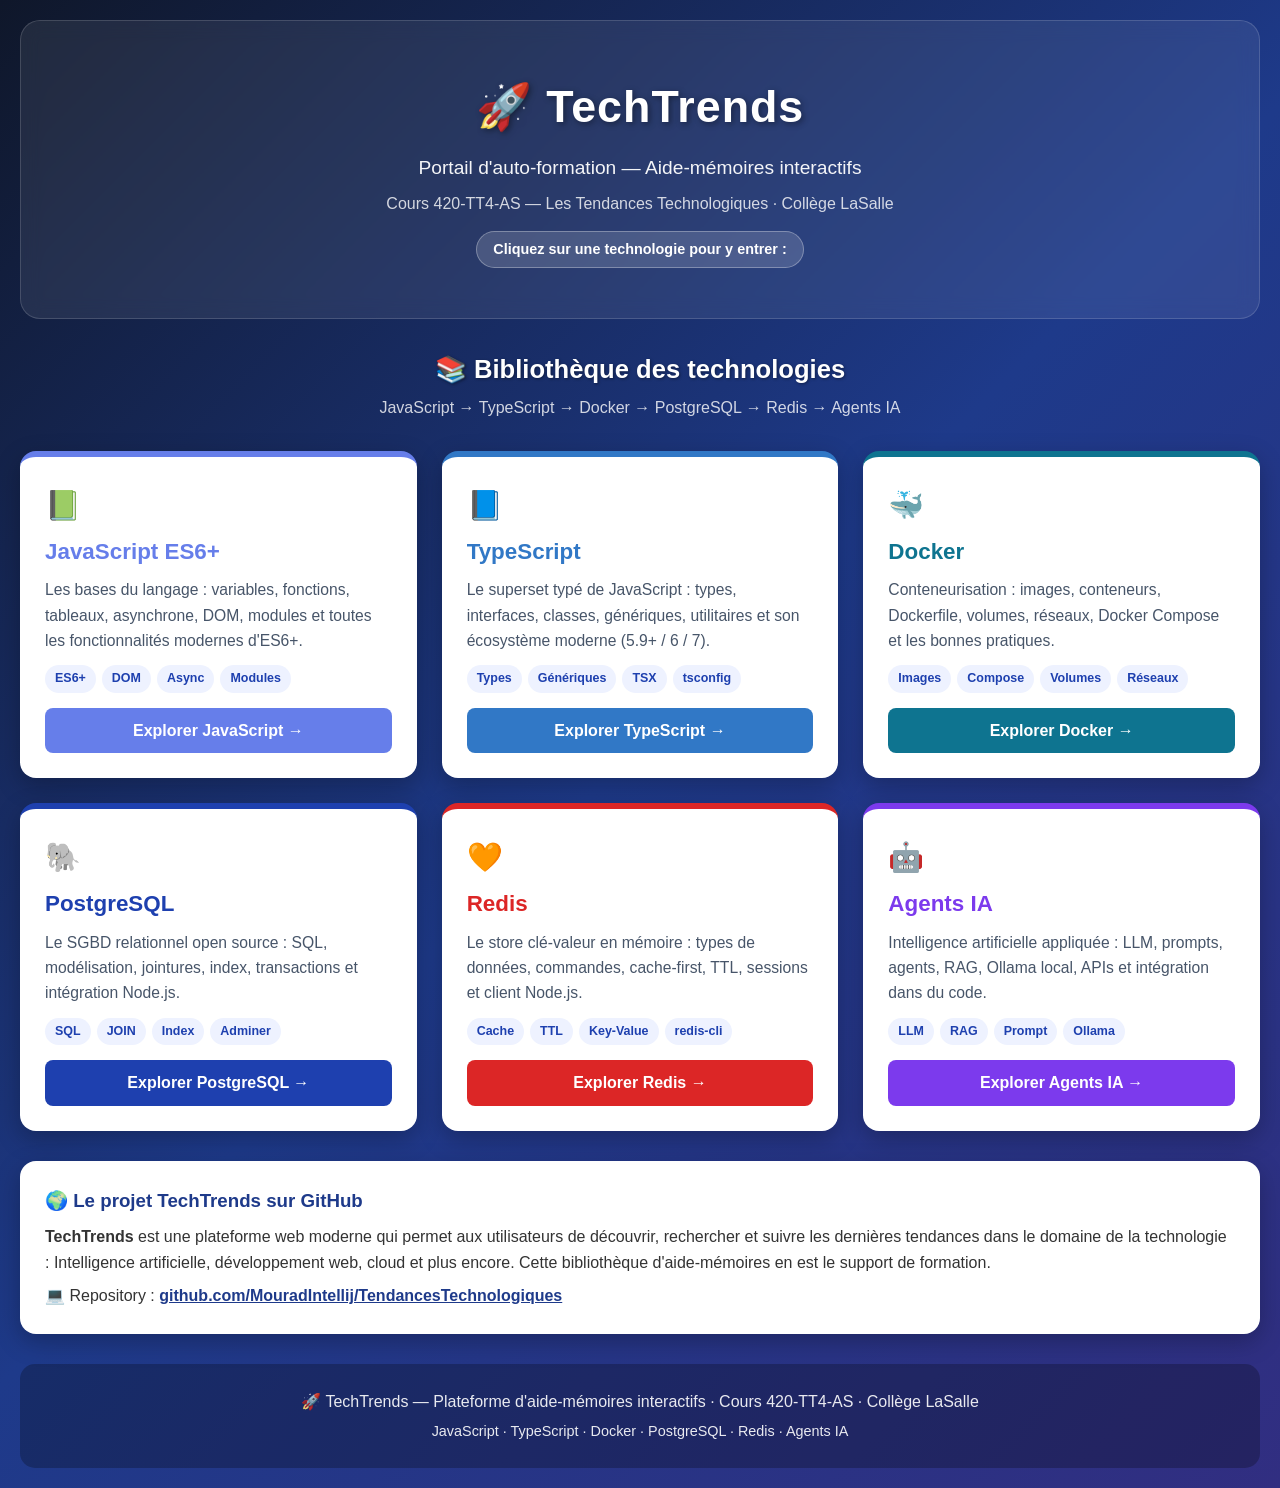
<file: index.html>
<!DOCTYPE html>
<html lang="fr">
<head>
    <meta charset="UTF-8">
    <meta name="viewport" content="width=device-width, initial-scale=1.0">
    <title>TechTrends — Portail Aide-Mémoires 420-TT4</title>
    <style>
        * { margin: 0; padding: 0; box-sizing: border-box; }

        body {
            font-family: 'Segoe UI', Tahoma, Geneva, Verdana, sans-serif;
            background: linear-gradient(135deg, #0f172a 0%, #1e3a8a 50%, #312e81 100%);
            color: #333;
            line-height: 1.6;
            min-height: 100vh;
        }

        .container { max-width: 1300px; margin: 0 auto; padding: 20px; }

        header {
            text-align: center;
            color: white;
            padding: 50px 20px;
            margin-bottom: 30px;
            background: rgba(255,255,255,0.08);
            border-radius: 20px;
            backdrop-filter: blur(10px);
            border: 1px solid rgba(255,255,255,0.15);
        }

        header h1 {
            font-size: 2.8em;
            margin-bottom: 10px;
            text-shadow: 2px 2px 6px rgba(0,0,0,0.4);
            letter-spacing: 1px;
        }

        header p { font-size: 1.2em; opacity: 0.95; }
        header .sub { font-size: 1em; opacity: 0.8; margin-top: 8px; }
        header .badge {
            display: inline-block;
            background: rgba(255,255,255,0.15);
            border: 1px solid rgba(255,255,255,0.3);
            color: white;
            padding: 6px 16px;
            border-radius: 20px;
            font-size: 0.9em;
            margin-top: 14px;
            font-weight: 600;
        }

        .grid {
            display: grid;
            grid-template-columns: repeat(auto-fit, minmax(340px, 1fr));
            gap: 25px;
            margin: 30px 0;
        }

        .card {
            background: white;
            border-radius: 16px;
            padding: 25px;
            box-shadow: 0 8px 25px rgba(0,0,0,0.25);
            transition: transform 0.3s, box-shadow 0.3s;
            display: flex;
            flex-direction: column;
            border-top: 6px solid var(--accent);
        }

        .card:hover {
            transform: translateY(-6px);
            box-shadow: 0 14px 35px rgba(0,0,0,0.3);
        }

        .card h3 {
            color: var(--accent);
            font-size: 1.4em;
            margin-bottom: 8px;
        }

        .card .emoji { font-size: 1.8em; display: block; margin-bottom: 6px; }

        .card p { font-size: 0.98em; color: #475569; margin-bottom: 12px; flex-grow: 1; }

        .card .tags { display: flex; flex-wrap: wrap; gap: 6px; margin-bottom: 15px; }

        .tag {
            background: #eef2ff;
            color: #1e40af;
            padding: 4px 10px;
            border-radius: 15px;
            font-size: 0.78em;
            font-weight: 600;
        }

        .btn {
            display: inline-block;
            background: var(--accent);
            color: white;
            text-decoration: none;
            padding: 10px 20px;
            border-radius: 8px;
            font-weight: 600;
            text-align: center;
            transition: opacity 0.2s;
        }

        .btn:hover { opacity: 0.85; }

        .js       { --accent: #667eea; }
        .ts       { --accent: #3178c6; }
        .docker   { --accent: #0e7490; }
        .postgres { --accent: #1e40af; }
        .redis    { --accent: #dc2626; }
        .ia       { --accent: #7c3aed; }

        .section-title {
            color: white;
            font-size: 1.6em;
            text-align: center;
            margin: 30px 0 5px;
            text-shadow: 1px 1px 3px rgba(0,0,0,0.4);
        }

        .section-sub {
            color: rgba(255,255,255,0.8);
            text-align: center;
            font-size: 1em;
            margin-bottom: 20px;
        }

        .repo {
            background: white;
            border-radius: 16px;
            padding: 25px;
            box-shadow: 0 8px 25px rgba(0,0,0,0.25);
            margin: 25px 0;
        }

        .repo h3 { color: #1e3a8a; margin-bottom: 8px; }
        .repo code { background: #eef2ff; padding: 2px 8px; border-radius: 5px; color: #1e40af; font-size: 0.95em; }

        footer {
            text-align: center;
            color: rgba(255,255,255,0.9);
            padding: 25px;
            margin-top: 30px;
            background: rgba(0,0,0,0.25);
            border-radius: 15px;
        }
        footer a { color: #93c5fd; }
    </style>
</head>
<body>
<div class="container">
    <header>
        <h1>🚀 TechTrends</h1>
        <p>Portail d'auto-formation — Aide-mémoires interactifs</p>
        <p class="sub">Cours 420-TT4-AS — Les Tendances Technologiques · Collège LaSalle</p>
        <span class="badge">Cliquez sur une technologie pour y entrer :</span>
    </header>

    <h2 class="section-title">📚 Bibliothèque des technologies</h2>
    <p class="section-sub">JavaScript → TypeScript → Docker → PostgreSQL → Redis → Agents IA</p>

    <div class="grid">
        <div class="card js">
            <span class="emoji">📗</span>
            <h3>JavaScript ES6+</h3>
            <p>Les bases du langage : variables, fonctions, tableaux, asynchrone, DOM, modules et toutes les fonctionnalités modernes d'ES6+.</p>
            <div class="tags">
                <span class="tag">ES6+</span><span class="tag">DOM</span><span class="tag">Async</span><span class="tag">Modules</span>
            </div>
            <a class="btn" href="JS/index.html">Explorer JavaScript →</a>
        </div>

        <div class="card ts">
            <span class="emoji">📘</span>
            <h3>TypeScript</h3>
            <p>Le superset typé de JavaScript : types, interfaces, classes, génériques, utilitaires et son écosystème moderne (5.9+ / 6 / 7).</p>
            <div class="tags">
                <span class="tag">Types</span><span class="tag">Génériques</span><span class="tag">TSX</span><span class="tag">tsconfig</span>
            </div>
            <a class="btn" href="TS/index.html">Explorer TypeScript →</a>
        </div>

        <div class="card docker">
            <span class="emoji">🐳</span>
            <h3>Docker</h3>
            <p>Conteneurisation : images, conteneurs, Dockerfile, volumes, réseaux, Docker Compose et les bonnes pratiques.</p>
            <div class="tags">
                <span class="tag">Images</span><span class="tag">Compose</span><span class="tag">Volumes</span><span class="tag">Réseaux</span>
            </div>
            <a class="btn" href="Docker/index.html">Explorer Docker →</a>
        </div>

        <div class="card postgres">
            <span class="emoji">🐘</span>
            <h3>PostgreSQL</h3>
            <p>Le SGBD relationnel open source : SQL, modélisation, jointures, index, transactions et intégration Node.js.</p>
            <div class="tags">
                <span class="tag">SQL</span><span class="tag">JOIN</span><span class="tag">Index</span><span class="tag">Adminer</span>
            </div>
            <a class="btn" href="PostgreSQL/index.html">Explorer PostgreSQL →</a>
        </div>

        <div class="card redis">
            <span class="emoji">🧡</span>
            <h3>Redis</h3>
            <p>Le store clé-valeur en mémoire : types de données, commandes, cache-first, TTL, sessions et client Node.js.</p>
            <div class="tags">
                <span class="tag">Cache</span><span class="tag">TTL</span><span class="tag">Key-Value</span><span class="tag">redis-cli</span>
            </div>
            <a class="btn" href="Redis/index.html">Explorer Redis →</a>
        </div>

        <div class="card ia">
            <span class="emoji">🤖</span>
            <h3>Agents IA</h3>
            <p>Intelligence artificielle appliquée : LLM, prompts, agents, RAG, Ollama local, APIs et intégration dans du code.</p>
            <div class="tags">
                <span class="tag">LLM</span><span class="tag">RAG</span><span class="tag">Prompt</span><span class="tag">Ollama</span>
            </div>
            <a class="btn" href="AgentIA/index.html">Explorer Agents IA →</a>
        </div>
    </div>

    <div class="repo">
        <h3>🌍 Le projet TechTrends sur GitHub</h3>
        <p>
            <strong>TechTrends</strong> est une plateforme web moderne qui permet aux utilisateurs de découvrir,
            rechercher et suivre les dernières tendances dans le domaine de la technologie : Intelligence artificielle,
            développement web, cloud et plus encore. Cette bibliothèque d'aide-mémoires en est le support de formation.
        </p>
        <p style="margin-top:8px;">
            💻 Repository : <a href="https://github.com/MouradIntellij/TendancesTechnologiques"
            style="color:#1e3a8a; font-weight:600;">github.com/MouradIntellij/TendancesTechnologiques</a>
        </p>
    </div>

    <footer>
        <p>🚀 TechTrends — Plateforme d'aide-mémoires interactifs · Cours 420-TT4-AS · Collège LaSalle</p>
        <p style="margin-top:6px; font-size:0.9em;">JavaScript · TypeScript · Docker · PostgreSQL · Redis · Agents IA</p>
    </footer>
</div>
</body>
</html>
</file>
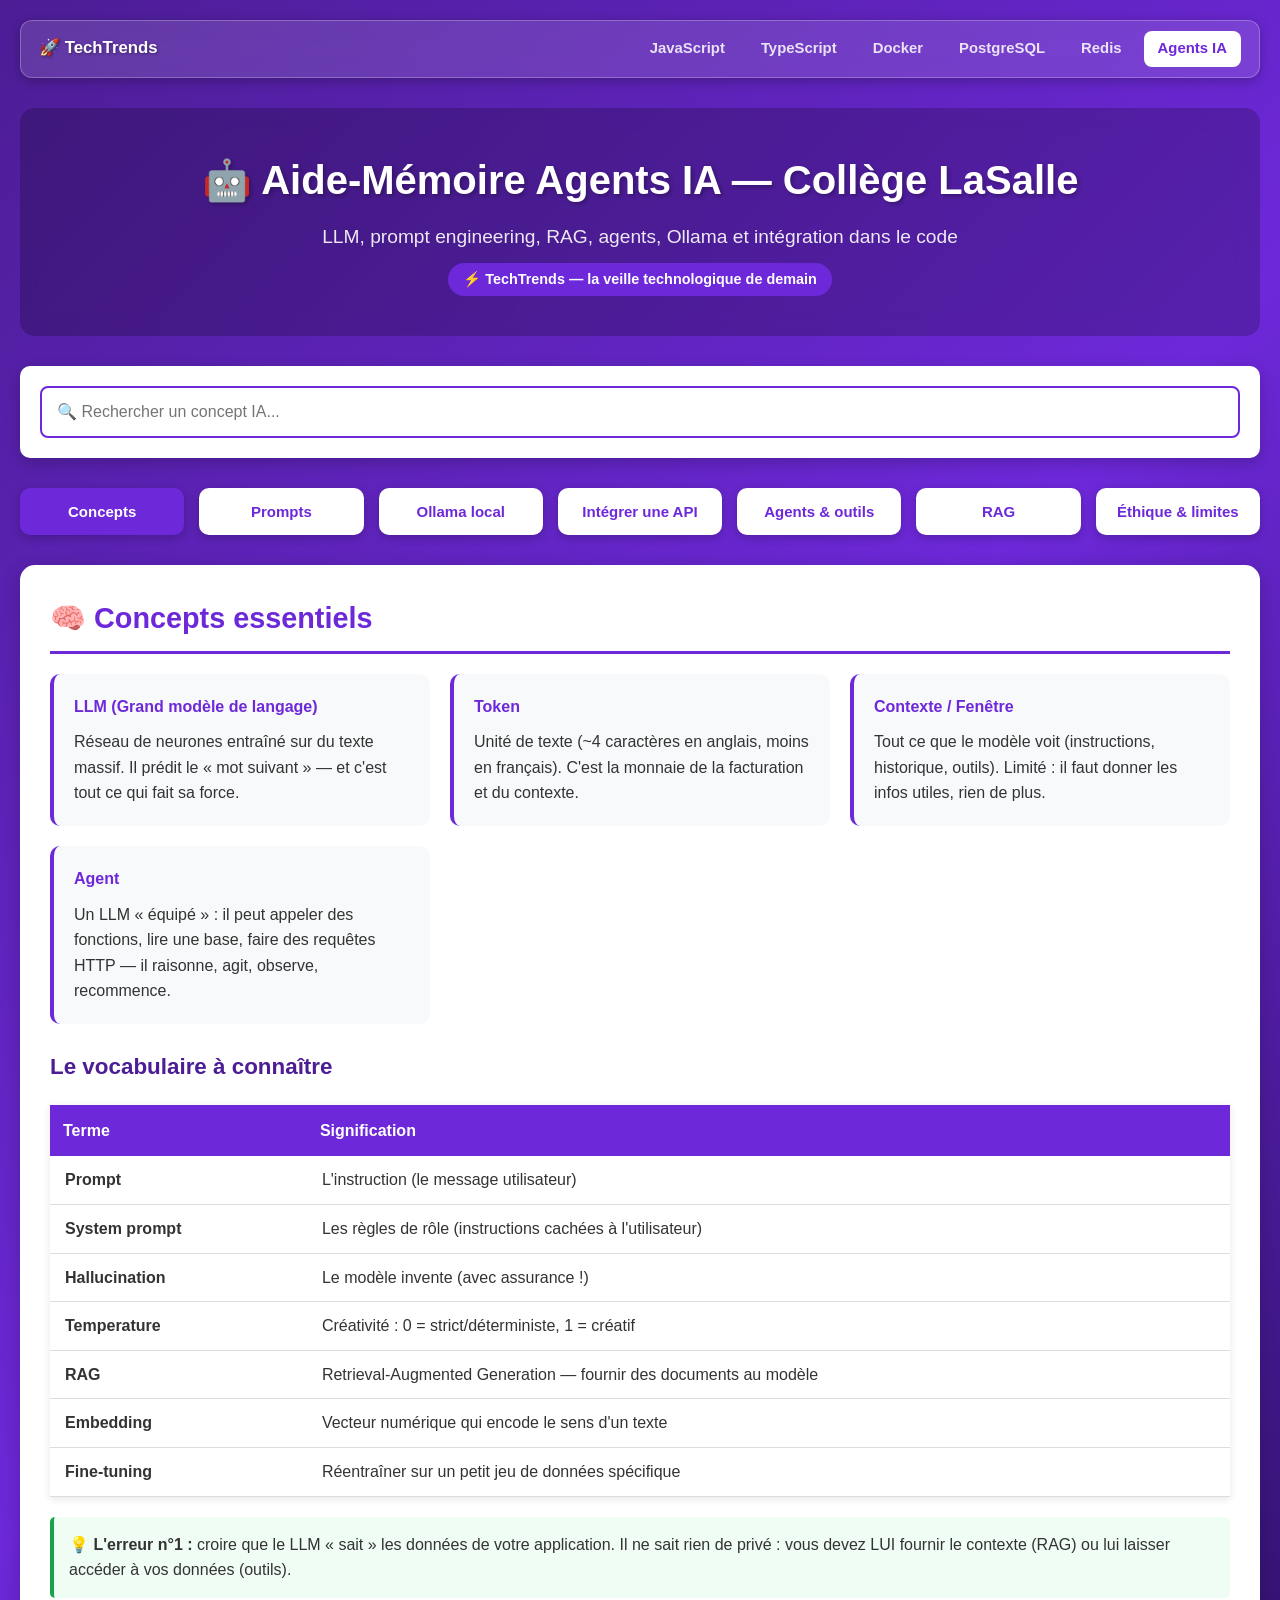
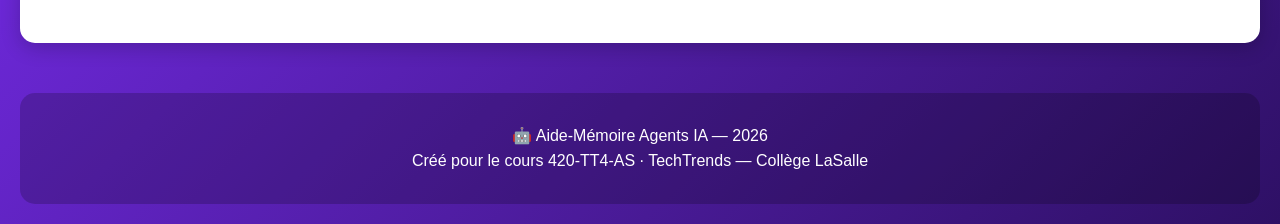
<file: AgentIA/index.html>
<!DOCTYPE html>
<html lang="fr">
<head>
    <meta charset="UTF-8">
    <meta name="viewport" content="width=device-width, initial-scale=1.0">
    <title>Aide-Mémoire Agents IA Interactif</title>
    <style>
        * { margin: 0; padding: 0; box-sizing: border-box; }

        body {
            font-family: 'Segoe UI', Tahoma, Geneva, Verdana, sans-serif;
            background: linear-gradient(135deg, #4c1d95 0%, #6d28d9 50%, #2e1065 100%);
            color: #333;
            line-height: 1.6;
        }

        .container { max-width: 1400px; margin: 0 auto; padding: 20px; }

        .tech-nav {
            display: flex;
            align-items: center;
            justify-content: space-between;
            flex-wrap: wrap;
            gap: 10px;
            background: rgba(255,255,255,0.12);
            backdrop-filter: blur(10px);
            border: 1px solid rgba(255,255,255,0.25);
            border-radius: 12px;
            padding: 10px 18px;
            margin-bottom: 30px;
            box-shadow: 0 3px 12px rgba(0,0,0,0.25);
        }
        .tech-nav .nav-logo { color: white; font-weight: 700; font-size: 1.05em; text-decoration: none; text-shadow: 1px 1px 3px rgba(0,0,0,0.4); }
        .tech-nav .nav-links { display: flex; flex-wrap: wrap; gap: 8px; }
        .tech-nav .nav-links a { color: rgba(255,255,255,0.85); text-decoration: none; padding: 5px 13px; border-radius: 8px; font-size: 0.93em; font-weight: 600; transition: all 0.25s; border: 1px solid transparent; }
        .tech-nav .nav-links a:hover { background: rgba(255,255,255,0.2); color: white; }
        .tech-nav .nav-links a.active { background: white; color: #6d28d9; }

        header {
            text-align: center;
            color: white;
            padding: 40px 20px;
            margin-bottom: 30px;
            background: rgba(0,0,0,0.2);
            border-radius: 15px;
            backdrop-filter: blur(10px);
        }
        header h1 { font-size: 2.5em; margin-bottom: 10px; text-shadow: 2px 2px 4px rgba(0,0,0,0.3); }
        header p { font-size: 1.2em; opacity: 0.9; }
        header .badge { display: inline-block; background: #6d28d9; color: white; padding: 5px 15px; border-radius: 20px; font-size: 0.9em; margin-top: 10px; font-weight: 600; }

        .search-box { background: white; padding: 20px; border-radius: 10px; margin-bottom: 30px; box-shadow: 0 5px 15px rgba(0,0,0,0.2); }
        .search-box input { width: 100%; padding: 15px; font-size: 16px; border: 2px solid #6d28d9; border-radius: 8px; outline: none; transition: all 0.3s; }
        .search-box input:focus { border-color: #2e1065; box-shadow: 0 0 10px rgba(109, 40, 217, 0.3); }

        .nav-categories { display: grid; grid-template-columns: repeat(auto-fit, minmax(150px, 1fr)); gap: 15px; margin-bottom: 30px; }
        .category-btn { padding: 15px; background: white; border: none; border-radius: 10px; cursor: pointer; font-size: 15px; font-weight: 600; transition: all 0.3s; box-shadow: 0 3px 10px rgba(0,0,0,0.2); color: #6d28d9; }
        .category-btn:hover { transform: translateY(-3px); box-shadow: 0 5px 15px rgba(0,0,0,0.3); background: #6d28d9; color: white; }
        .category-btn.active { background: #6d28d9; color: white; }

        .section { background: white; border-radius: 15px; padding: 30px; margin-bottom: 25px; box-shadow: 0 5px 20px rgba(0,0,0,0.2); display: none; animation: fadeIn 0.5s; }
        .section.active { display: block; }

        @keyframes fadeIn { from { opacity: 0; transform: translateY(20px); } to { opacity: 1; transform: translateY(0); } }

        .section h2 { color: #6d28d9; margin-bottom: 20px; padding-bottom: 10px; border-bottom: 3px solid #6d28d9; font-size: 1.8em; }
        .section h3 { color: #4c1d95; margin-top: 25px; margin-bottom: 15px; font-size: 1.4em; }

        .code-block { background: #0d1117; color: #f8f8f2; padding: 20px; border-radius: 8px; margin: 15px 0; overflow-x: auto; position: relative; font-family: 'Cascadia Code', 'Consolas', 'Courier New', monospace; box-shadow: 0 3px 10px rgba(0,0,0,0.3); }
        .code-block code { font-size: 14px; line-height: 1.6; white-space: pre; }
        .copy-btn { position: absolute; top: 10px; right: 10px; background: #6d28d9; color: white; border: none; padding: 8px 15px; border-radius: 5px; cursor: pointer; font-size: 12px; transition: all 0.3s; }
        .copy-btn:hover { background: #4c1d95; }
        .copy-btn.copied { background: #28a745; }

        .example { background: #f5f3ff; border-left: 4px solid #6d28d9; padding: 15px; margin: 15px 0; border-radius: 5px; }
        .example strong { color: #4c1d95; display: block; margin-bottom: 10px; }
        .note { background: #f0fdf4; border-left: 4px solid #16a34a; padding: 15px; margin: 15px 0; border-radius: 5px; }
        .warning { background: #fef2f2; border-left: 4px solid #dc2626; padding: 15px; margin: 15px 0; border-radius: 5px; }

        table { width: 100%; border-collapse: collapse; margin: 20px 0; box-shadow: 0 2px 8px rgba(0,0,0,0.1); }
        table th { background: #6d28d9; color: white; padding: 13px; text-align: left; }
        table td { padding: 11px 15px; border-bottom: 1px solid #ddd; }
        table tr:hover { background: #f5f3ff; }

        .grid-2 { display: grid; grid-template-columns: repeat(auto-fit, minmax(300px, 1fr)); gap: 20px; margin: 20px 0; }
        .card { background: #f8f9fa; padding: 20px; border-radius: 10px; border-left: 4px solid #6d28d9; }
        .card h4 { color: #6d28d9; margin-bottom: 10px; }

        footer { text-align: center; color: white; padding: 30px; margin-top: 50px; background: rgba(0,0,0,0.2); border-radius: 15px; }

        .cmd { color: #c792ea; font-weight: bold; }
        .kw { color: #ff79c6; font-weight: bold; }
        .string { color: #c3e88d; }
        .number { color: #f78c6c; }
        .comment { color: #7d8590; font-style: italic; }
        .fn { color: #ffcb6b; }
    </style>
</head>
<body>
<div class="container">
    <nav class="tech-nav">
        <a href="../index.html" class="nav-logo">🚀 TechTrends</a>
        <div class="nav-links">
            <a href="../JS/index.html">JavaScript</a>
            <a href="../TS/index.html">TypeScript</a>
            <a href="../Docker/index.html">Docker</a>
            <a href="../PostgreSQL/index.html">PostgreSQL</a>
            <a href="../Redis/index.html">Redis</a>
            <a href="../AgentIA/index.html" class="active">Agents IA</a>
        </div>
    </nav>

    <header>
        <h1>🤖 Aide-Mémoire Agents IA — Collège LaSalle</h1>
        <p>LLM, prompt engineering, RAG, agents, Ollama et intégration dans le code</p>
        <span class="badge">⚡ TechTrends — la veille technologique de demain</span>
    </header>

    <div class="search-box">
        <input type="text" id="searchInput" placeholder="🔍 Rechercher un concept IA...">
    </div>

    <div class="nav-categories">
        <button class="category-btn active" data-category="concepts">Concepts</button>
        <button class="category-btn" data-category="prompts">Prompts</button>
        <button class="category-btn" data-category="ollama">Ollama local</button>
        <button class="category-btn" data-category="api">Intégrer une API</button>
        <button class="category-btn" data-category="agents">Agents & outils</button>
        <button class="category-btn" data-category="rag">RAG</button>
        <button class="category-btn" data-category="ethique">Éthique & limites</button>
    </div>

    <!-- CONCEPTS -->
    <section class="section active" data-section="concepts">
        <h2>🧠 Concepts essentiels</h2>
        <div class="grid-2">
            <div class="card">
                <h4>LLM (Grand modèle de langage)</h4>
                <p>Réseau de neurones entraîné sur du texte massif. Il prédit le « mot suivant » — et c'est
                tout ce qui fait sa force.</p>
            </div>
            <div class="card">
                <h4>Token</h4>
                <p>Unité de texte (~4 caractères en anglais, moins en français). C'est la monnaie de la facturation
                et du contexte.</p>
            </div>
            <div class="card">
                <h4>Contexte / Fenêtre</h4>
                <p>Tout ce que le modèle voit (instructions, historique, outils). Limité : il faut donner les
                infos utiles, rien de plus.</p>
            </div>
            <div class="card">
                <h4>Agent</h4>
                <p>Un LLM « équipé » : il peut appeler des fonctions, lire une base, faire des requêtes HTTP —
                il raisonne, agit, observe, recommence.</p>
            </div>
        </div>

        <h3>Le vocabulaire à connaître</h3>
        <table>
            <tr><th>Terme</th><th>Signification</th></tr>
            <tr><td><strong>Prompt</strong></td><td>L'instruction (le message utilisateur)</td></tr>
            <tr><td><strong>System prompt</strong></td><td>Les règles de rôle (instructions cachées à l'utilisateur)</td></tr>
            <tr><td><strong>Hallucination</strong></td><td>Le modèle invente (avec assurance !)</td></tr>
            <tr><td><strong>Temperature</strong></td><td>Créativité : 0 = strict/déterministe, 1 = créatif</td></tr>
            <tr><td><strong>RAG</strong></td><td>Retrieval-Augmented Generation — fournir des documents au modèle</td></tr>
            <tr><td><strong>Embedding</strong></td><td>Vecteur numérique qui encode le sens d'un texte</td></tr>
            <tr><td><strong>Fine-tuning</strong></td><td>Réentraîner sur un petit jeu de données spécifique</td></tr>
        </table>

        <div class="note">
            <strong>💡 L'erreur n°1 :</strong> croire que le LLM « sait » les données de votre application.
            Il ne sait rien de privé : vous devez LUI fournir le contexte (RAG) ou lui laisser accéder à
            vos données (outils).
        </div>
    </section>

    <!-- PROMPTS -->
    <section class="section" data-section="prompts">
        <h2>✍️ Prompt engineering</h2>
        <h3>Les 5 règles d'or</h3>
        <div class="code-block">
            <button class="copy-btn" onclick="copyCode(this)">Copier</button>
            <code><span class="comment">1. Contexte    → qui est l'utilisateur, pourquoi, à quoi sert la réponse</span>
<span class="comment">2. Rôle        → « Tu es un correcteur de code senior »</span>
<span class="comment">3. Tâche       → verbe d'action clair : explique, corrige, liste, génère</span>
<span class="comment">4. Format      → sortie précise : JSON, liste, tableau, 5 points</span>
<span class="comment">5. Exemples    → 1 à 2 exemples attendus (few-shot)</span>

<span class="comment">--- Modèle de prompt structuré ---</span>
[SYSTÈME]
Tu es un correcteur de code senior spécialisé en TypeScript.
Tu réponds en français. Tu cites toujours le fichier et la ligne.

[TÂCHE]
Corrige les erreurs du code ci-dessous et explique chaque correction
en 1 phrase.

[SORTIE]
- fichier: ligne — l'erreur
- correction proposée en bloc de code
- explication (1 phrase)

[CODE]
<span class="cmd">function</span> add(a: <span class="string">string</span>, b) { <span class="cmd">return</span> a + b }</code>
        </div>

        <h3>Techniques rapides</h3>
        <table>
            <tr><th>Technique</th><th>Exemple</th><th>Effet</th></tr>
            <tr><td>Zero-shot</td><td>« Résume ce texte »</td><td>Simple, général</td></tr>
            <tr><td>Few-shot</td><td>« Voici 2 exemples : … »</td><td>Précision sur le format</td></tr>
            <tr><td>Chain-of-thought</td><td>« Raisonne pas à pas avant de répondre »</td><td>Fiabilité sur le raisonnement</td></tr>
            <tr><td>Réponse contrainte</td><td>« Réponds uniquement par vrai ou faux »</td><td>Déterministe, parseable</td></tr>
        </table>

        <div class="warning">
            <strong>⚠️ Injection de prompt :</strong> si vous mettez le texte d'un utilisateur dans le prompt,
            il peut tenter « ignore les instructions précédentes ». Nettoyez / neutralisez les entrées utilisateur.
        </div>
    </section>

    <!-- OLLAMA -->
    <section class="section" data-section="ollama">
        <h2>🦙 Ollama — exécuter un LLM SANS internet (en local)</h2>
        <div class="code-block">
            <button class="copy-btn" onclick="copyCode(this)">Copier</button>
            <code><span class="comment"># Installer et télécharger un modèle</span>
ollama run qwen2.5 <span class="comment"># (open source, gratuit)</span>
ollama list

<span class="comment"># API HTTP locale compatible OpenAI</span>
curl http://localhost:11434/v1/chat/completions \
  -H <span class="string">"Content-Type: application/json"</span> \
  -d <span class="string">'{"model":"qwen2.5","messages":[{"role":"user","content":"Résume en 1 phrase"}],"stream":false}'</span></code>
        </div>

        <div class="note">
            <strong>💡 Pourquoi Ollama ?</strong> pas de clé API, pas de facturation, données qui ne quittent
            pas la machine. Idéal pour apprendre et prototyper (TP, projets scolaires). La carte graphique
            (GPU) accélère, mais même sans GPU on peut faire tourner un petit modèle.
        </div>
    </section>

    <!-- API -->
    <section class="section" data-section="api">
        <h2>🔌 Intégrer une API LLM dans votre code</h2>
        <h3>Avec fetch (Node.js)</h3>
        <div class="code-block">
            <button class="copy-btn" onclick="copyCode(this)">Copier</button>
            <code><span class="kw">const</span> OPENAI_URL  = process.env.OPENAI_URL;   <span class="comment">// ex Ollama : http://localhost:11434/v1</span>
<span class="kw">const</span> MODEL_PROMPT = process.env.MODEL_PROMPT || <span class="string">'qwen2.5'</span>;

<span class="kw">async function</span> <span class="fn">askModel</span>(historique) {
  <span class="kw">const</span> r = <span class="kw">await</span> fetch(<span class="string">`${OPENAI_URL}/chat/completions`</span>, {
    method: <span class="string">'POST'</span>,
    headers: { <span class="string">'Content-Type'</span>: <span class="string">'application/json'</span> },
    body: <span class="fn">JSON.stringify</span>({
      model: MODEL_PROMPT,
      messages: [
        { role: <span class="string">'system'</span>, content: <span class="string">'Tu es un assistant technique maternelle (French).'</span> },
        ...historique
      ],
      <span class="string">'temperature'</span>: <span class="number">0.2</span>,   <span class="comment">// 0 = le plus déterminé</span>
      <span class="string">'stream'</span>: <span class="kw">false</span>
    })
  });
  <span class="kw">const</span> data = <span class="kw">await</span> r.json();
  <span class="kw">return</span> data.choices[<span class="number">0</span>].message.content;
}</code>
        </div>

        <div class="example">
            <strong>👉 Où mettre la clé API ? </strong>jamais dans le front-end ni git — toujours un fichier
            <code>.env</code> (comme DATABASE_URL). Le front-end appelle VOTRE back-end qui, lui, appelle l'API du LLM.
        </div>
    </section>

    <!-- AGENTS -->
    <section class="section" data-section="agents">
        <h2>🕵️ Agents & outils (function calling)</h2>

        <p>Un agent = <strong>LLM + boucle</strong> : le modèle décide d'appeler une fonction, on exécute,
        on lui rend le résultat, il recommence. Exemple : agent qui consulte vos produits puis répond.</p>

        <div class="code-block">
            <button class="copy-btn" onclick="copyCode(this)">Copier</button>
            <code><span class="comment">// Les « outils » exposés à l'agent (structure minimale)</span>
<span class="kw">const</span> tools = [
  {
    type: <span class="string">'function'</span>,
    function: {
      name: <span class="string">'recherche_bdd'</span>,
      description: <span class="string">'Recherche des produits en base (PostgreSQL).'</span>,
      parameters: {
        type: <span class="string">'object'</span>,
        properties: { mot: { type: <span class="string">'string'</span> } }
      }
    }
  }
];

<span class="comment">// Le LLM peut répondre avec un appel d'outil...</span>
<span class="comment">// {"name":"recherche_bdd","arguments":{"mot":"laptop"}}</span>
<span class="comment">// → on exécute la requête SQL, on renvoie le résultat, on boucle.</span></code>
        </div>

        <table>
            <tr><th>Élément</th><th>Rôle dans l'agent</th></tr>
            <tr><td>Boucle</td><td>Raisonner → choisir un outil → exécuter → observer</td></tr>
            <tr><td>Mémoire</td><td>Historique des messages / résumé pour suivre le fil</td></tr>
            <tr><td>Outils</td><td>fonctions métier : SQL, HTTP, calculs, Redis, envoi d'email…</td></tr>
            <tr><td>Garde-fous</td><td>Stop si boucle infinie, validation des sorties, budget tokens</td></tr>
        </table>

        <div class="warning">
            <strong>⚠️ Un agent qui exécute du code = risque :</strong> il faut autoriser les outils
            (whitelist), limiter les actions et valider ce qui touche à l'argent / la suppression de données.
        </div>
    </section>

    <!-- RAG -->
    <section class="section" data-section="rag">
        <h2>📚 RAG — donner vos documents au modèle</h2>
        <div class="code-block">
            <button class="copy-btn" onclick="copyCode(this)">Copier</button>
            <code><span class="comment">// 1. Découper les documents en morceaux</span>
<span class="comment">//    ex : chaque paragraphe = 1 « chunk » (+ résumé, tags)</span>

<span class="comment">// 2. Calculer un vecteur (embedding) par chunk</span>
<span class="comment">//    → un tableau de nombres qui capture le SENS</span>

<span class="comment">// 3. Stocker dans un store vectoriel (pgvector, Qdrant…) 👇</span>
<span class="kw">CREATE EXTENSION</span> <span class="cmd">vector</span>;  <span class="comment">-- table : (id, contenu, embedding vector(1024))</span>

<span class="comment">// 4. À la question : embedding de la question</span>
<span class="comment">//    + recherche des chunks les plus proches (proximité cosinus)</span>

<span class="comment">// 5. Injecter ces chunks DANS le prompt</span>
<span class="string">`En te basant uniquement sur ces extraits :
-----
${chunks.join('\n')}
-----
Réponds à : ${question}`</span></code>
        </div>

        <div class="note">
            <strong>💡 Pourquoi RAG ?</strong> répondre sur SA documentation, SES produits, SON cours —
            sans réentraîner, avec les sources citées. C'est le pattern n°1 des applications IA en entreprise
            en 2026.
        </div>
    </section>

    <!-- ÉTHIQUE -->
    <section class="section" data-section="ethique">
        <h2>🤝 Éthique & limites</h2>
        <table>
            <tr><th>Limite</th><th>Que faire ?</th></tr>
            <tr><td>Hallucinations</td><td>Vérifier les réponses, sources, température basse pour la fiabilité</td></tr>
            <tr><td>Données personnelles</td><td>Ne jamais envoyer de PII dans le prompt sans consentement</td></tr>
            <tr><td>Biais du modèle</td><td>Garder un humain dans la boucle (review) pour les décisions</td></tr>
            <tr><td>Coût / données quittent la machine</td><td>Utiliser Ollama local quand c'est possible</td></tr>
            <tr><td>Fragilité</td><td>Le modèle peut casser : prévoir un fallback (message par défaut)</td></tr>
        </table>

        <div class="example">
            <strong>👉 L'agent IA dans TechTrends :</strong> un assistant qui « comprend » vos questions et
            applique des règles très précises (rôle de contrôleur qualité, prof, etc.) reste le meilleur
            cas d'usage pédagogique : pas d'abandon de contrôle, un outil augmenté.
        </div>
    </section>

    <footer>
        <p>🤖 Aide-Mémoire Agents IA — 2026</p>
        <p>Créé pour le cours 420-TT4-AS · TechTrends — Collège LaSalle</p>
    </footer>
</div>

<script>
    const categoryButtons = document.querySelectorAll('.category-btn');
    const sections = document.querySelectorAll('.section');

    categoryButtons.forEach(button => {
        button.addEventListener('click', () => {
            const category = button.dataset.category;
            categoryButtons.forEach(btn => btn.classList.remove('active'));
            button.classList.add('active');
            sections.forEach(section => {
                if (section.dataset.section === category) { section.classList.add('active'); }
                else { section.classList.remove('active'); }
            });
            window.scrollTo({ top: 0, behavior: 'smooth' });
        });
    });

    const searchInput = document.getElementById('searchInput');
    searchInput.addEventListener('input', (e) => {
        const searchTerm = e.target.value.toLowerCase();
        if (searchTerm === '') return;
        sections.forEach(section => {
            if (section.textContent.toLowerCase().includes(searchTerm)) { section.classList.add('active'); }
            else { section.classList.remove('active'); }
        });
    });

    function copyCode(button) {
        const codeBlock = button.nextElementSibling;
        const code = codeBlock.textContent;
        navigator.clipboard.writeText(code).then(() => {
            const originalText = button.textContent;
            button.textContent = '✓ Copié!';
            button.classList.add('copied');
            setTimeout(() => { button.textContent = originalText; button.classList.remove('copied'); }, 2000);
        }).catch(err => {
            console.error('Erreur de copie:', err);
            button.textContent = '❌ Erreur';
            setTimeout(() => { button.textContent = 'Copier'; }, 2000);
        });
    }

    document.addEventListener('keyup', (e) => {
        if (e.key === 'Escape') {
            searchInput.value = '';
            categoryButtons[0].click();
        }
    });
</script>
</body>
</html>
</file>
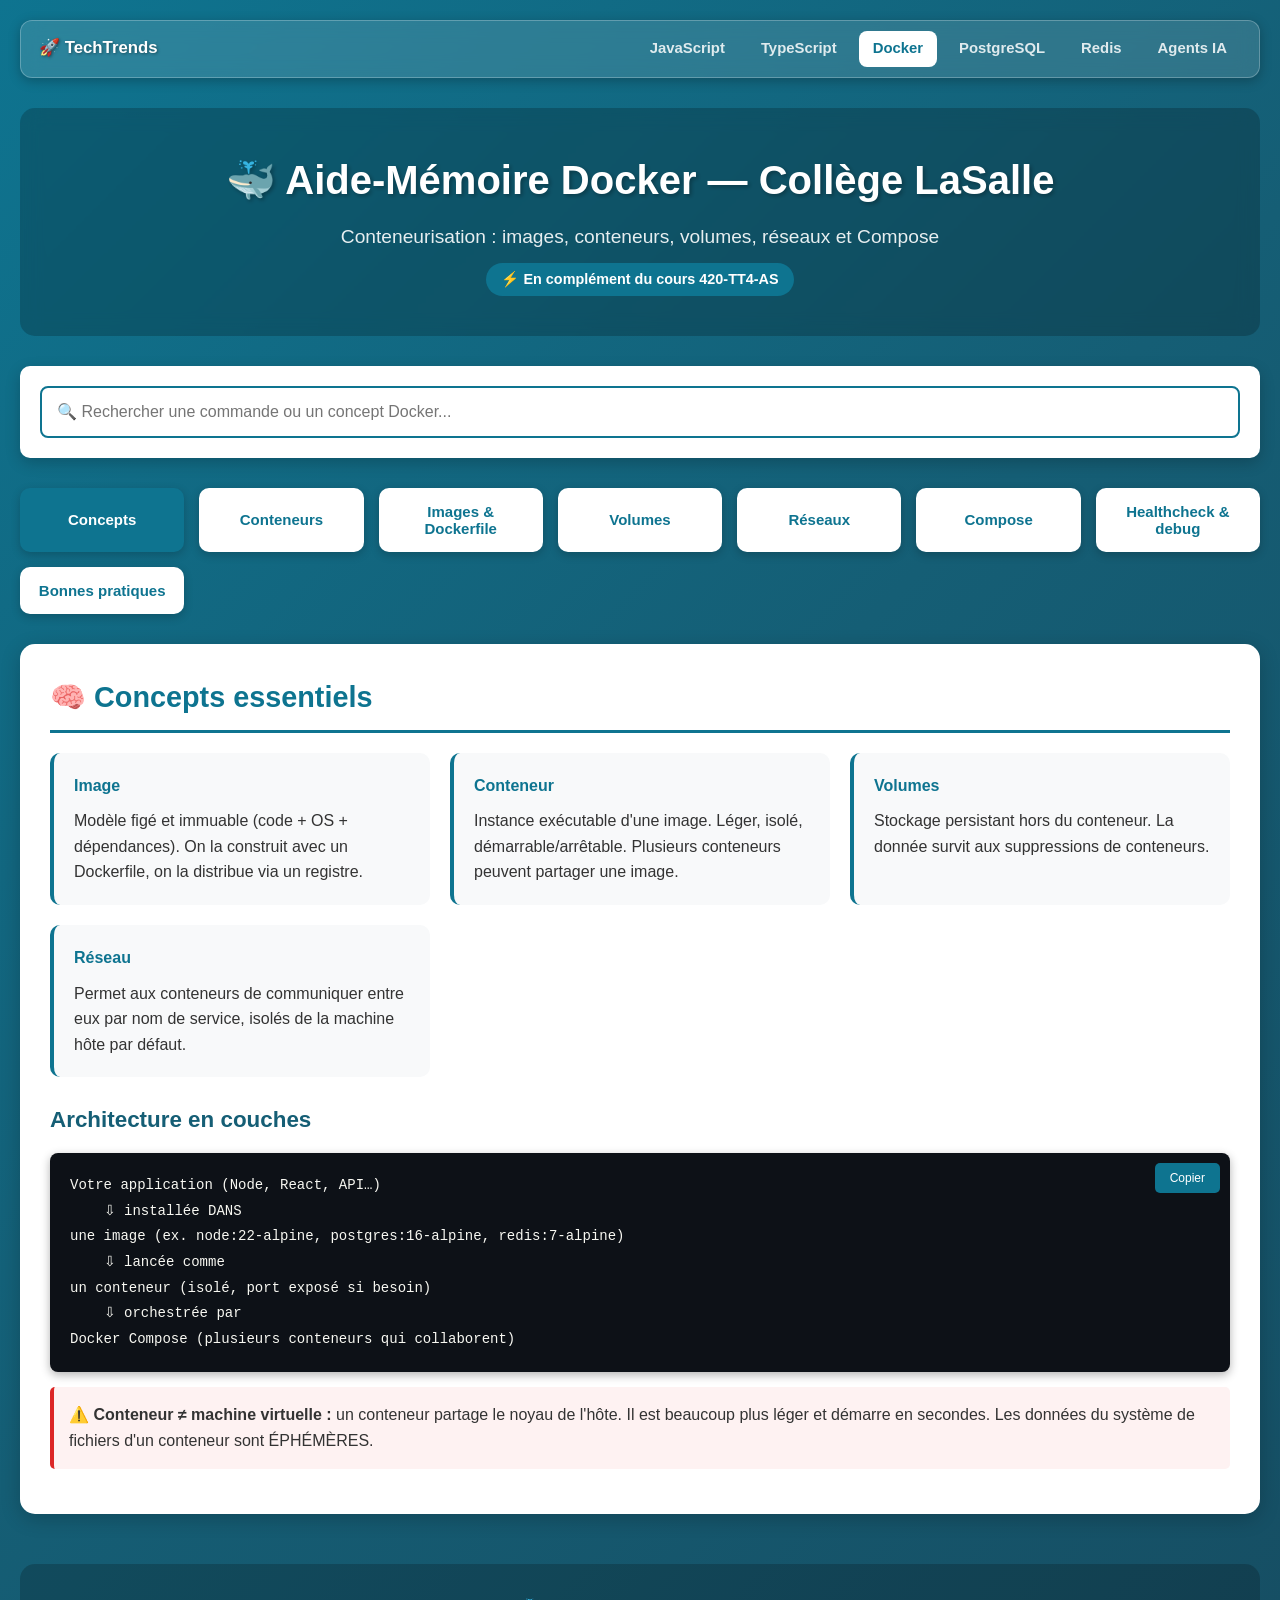
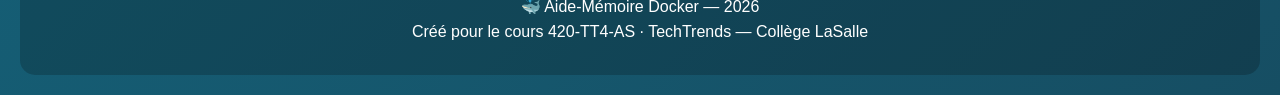
<file: Docker/index.html>
<!DOCTYPE html>
<html lang="fr">
<head>
    <meta charset="UTF-8">
    <meta name="viewport" content="width=device-width, initial-scale=1.0">
    <title>Aide-Mémoire Docker Interactif</title>
    <style>
        * { margin: 0; padding: 0; box-sizing: border-box; }

        body {
            font-family: 'Segoe UI', Tahoma, Geneva, Verdana, sans-serif;
            background: linear-gradient(135deg, #0e7490 0%, #155e75 50%, #164e63 100%);
            color: #333;
            line-height: 1.6;
        }

        .container { max-width: 1400px; margin: 0 auto; padding: 20px; }

        .tech-nav {
            display: flex;
            align-items: center;
            justify-content: space-between;
            flex-wrap: wrap;
            gap: 10px;
            background: rgba(255,255,255,0.12);
            backdrop-filter: blur(10px);
            border: 1px solid rgba(255,255,255,0.25);
            border-radius: 12px;
            padding: 10px 18px;
            margin-bottom: 30px;
            box-shadow: 0 3px 12px rgba(0,0,0,0.25);
        }

        .tech-nav .nav-logo { color: white; font-weight: 700; font-size: 1.05em; text-decoration: none; text-shadow: 1px 1px 3px rgba(0,0,0,0.4); }
        .tech-nav .nav-links { display: flex; flex-wrap: wrap; gap: 8px; }
        .tech-nav .nav-links a { color: rgba(255,255,255,0.85); text-decoration: none; padding: 5px 13px; border-radius: 8px; font-size: 0.93em; font-weight: 600; transition: all 0.25s; border: 1px solid transparent; }
        .tech-nav .nav-links a:hover { background: rgba(255,255,255,0.2); color: white; }
        .tech-nav .nav-links a.active { background: white; color: #0e7490; }

        header {
            text-align: center;
            color: white;
            padding: 40px 20px;
            margin-bottom: 30px;
            background: rgba(0,0,0,0.2);
            border-radius: 15px;
            backdrop-filter: blur(10px);
        }

        header h1 { font-size: 2.5em; margin-bottom: 10px; text-shadow: 2px 2px 4px rgba(0,0,0,0.3); }
        header p { font-size: 1.2em; opacity: 0.9; }
        header .badge { display: inline-block; background: #0e7490; color: white; padding: 5px 15px; border-radius: 20px; font-size: 0.9em; margin-top: 10px; font-weight: 600; }

        .search-box { background: white; padding: 20px; border-radius: 10px; margin-bottom: 30px; box-shadow: 0 5px 15px rgba(0,0,0,0.2); }
        .search-box input { width: 100%; padding: 15px; font-size: 16px; border: 2px solid #0e7490; border-radius: 8px; outline: none; transition: all 0.3s; }
        .search-box input:focus { border-color: #155e75; box-shadow: 0 0 10px rgba(14, 116, 144, 0.3); }

        .nav-categories { display: grid; grid-template-columns: repeat(auto-fit, minmax(160px, 1fr)); gap: 15px; margin-bottom: 30px; }
        .category-btn { padding: 15px; background: white; border: none; border-radius: 10px; cursor: pointer; font-size: 15px; font-weight: 600; transition: all 0.3s; box-shadow: 0 3px 10px rgba(0,0,0,0.2); color: #0e7490; }
        .category-btn:hover { transform: translateY(-3px); box-shadow: 0 5px 15px rgba(0,0,0,0.3); background: #0e7490; color: white; }
        .category-btn.active { background: #0e7490; color: white; }

        .section { background: white; border-radius: 15px; padding: 30px; margin-bottom: 25px; box-shadow: 0 5px 20px rgba(0,0,0,0.2); display: none; animation: fadeIn 0.5s; }
        .section.active { display: block; }

        @keyframes fadeIn { from { opacity: 0; transform: translateY(20px); } to { opacity: 1; transform: translateY(0); } }

        .section h2 { color: #0e7490; margin-bottom: 20px; padding-bottom: 10px; border-bottom: 3px solid #0e7490; font-size: 1.8em; }
        .section h3 { color: #155e75; margin-top: 25px; margin-bottom: 15px; font-size: 1.4em; }

        .code-block { background: #0d1117; color: #f8f8f2; padding: 20px; border-radius: 8px; margin: 15px 0; overflow-x: auto; position: relative; font-family: 'Cascadia Code', 'Consolas', 'Courier New', monospace; box-shadow: 0 3px 10px rgba(0,0,0,0.3); }
        .code-block code { font-size: 14px; line-height: 1.6; white-space: pre; }
        .copy-btn { position: absolute; top: 10px; right: 10px; background: #0e7490; color: white; border: none; padding: 8px 15px; border-radius: 5px; cursor: pointer; font-size: 12px; transition: all 0.3s; }
        .copy-btn:hover { background: #155e75; }
        .copy-btn.copied { background: #28a745; }

        .example { background: #ecfeff; border-left: 4px solid #0e7490; padding: 15px; margin: 15px 0; border-radius: 5px; }
        .example strong { color: #155e75; display: block; margin-bottom: 10px; }
        .note { background: #f0fdf4; border-left: 4px solid #16a34a; padding: 15px; margin: 15px 0; border-radius: 5px; }
        .warning { background: #fef2f2; border-left: 4px solid #dc2626; padding: 15px; margin: 15px 0; border-radius: 5px; }

        table { width: 100%; border-collapse: collapse; margin: 20px 0; box-shadow: 0 2px 8px rgba(0,0,0,0.1); }
        table th { background: #0e7490; color: white; padding: 13px; text-align: left; }
        table td { padding: 11px 15px; border-bottom: 1px solid #ddd; }
        table tr:hover { background: #ecfeff; }

        .grid-2 { display: grid; grid-template-columns: repeat(auto-fit, minmax(300px, 1fr)); gap: 20px; margin: 20px 0; }
        .card { background: #f8f9fa; padding: 20px; border-radius: 10px; border-left: 4px solid #0e7490; }
        .card h4 { color: #0e7490; margin-bottom: 10px; }

        footer { text-align: center; color: white; padding: 30px; margin-top: 50px; background: rgba(0,0,0,0.2); border-radius: 15px; }

        .keyword { color: #ff79c6; font-weight: bold; }
        .flag { color: #8be9fd; }
        .string { color: #a5d6ff; }
        .number { color: #bd93f9; }
        .comment { color: #7d8590; font-style: italic; }
        .type { color: #4fc3f7; }
    </style>
</head>
<body>
<div class="container">
    <nav class="tech-nav">
        <a href="../index.html" class="nav-logo">🚀 TechTrends</a>
        <div class="nav-links">
            <a href="../JS/index.html">JavaScript</a>
            <a href="../TS/index.html">TypeScript</a>
            <a href="../Docker/index.html" class="active">Docker</a>
            <a href="../PostgreSQL/index.html">PostgreSQL</a>
            <a href="../Redis/index.html">Redis</a>
            <a href="../AgentIA/index.html">Agents IA</a>
        </div>
    </nav>

    <header>
        <h1>🐳 Aide-Mémoire Docker — Collège LaSalle</h1>
        <p>Conteneurisation : images, conteneurs, volumes, réseaux et Compose</p>
        <span class="badge">⚡ En complément du cours 420-TT4-AS</span>
    </header>

    <div class="search-box">
        <input type="text" id="searchInput" placeholder="🔍 Rechercher une commande ou un concept Docker...">
    </div>

    <div class="nav-categories">
        <button class="category-btn active" data-category="concepts">Concepts</button>
        <button class="category-btn" data-category="conteneurs">Conteneurs</button>
        <button class="category-btn" data-category="images">Images & Dockerfile</button>
        <button class="category-btn" data-category="volumes">Volumes</button>
        <button class="category-btn" data-category="reseaux">Réseaux</button>
        <button class="category-btn" data-category="compose">Compose</button>
        <button class="category-btn" data-category="sante">Healthcheck & debug</button>
        <button class="category-btn" data-category="bonnes">Bonnes pratiques</button>
    </div>

    <!-- CONCEPTS -->
    <section class="section active" data-section="concepts">
        <h2>🧠 Concepts essentiels</h2>

        <div class="grid-2">
            <div class="card">
                <h4>Image</h4>
                <p>Modèle figé et immuable (code + OS + dépendances). On la construit avec un Dockerfile, on la distribue via un registre.</p>
            </div>
            <div class="card">
                <h4>Conteneur</h4>
                <p>Instance exécutable d'une image. Léger, isolé, démarrable/arrêtable. Plusieurs conteneurs peuvent partager une image.</p>
            </div>
            <div class="card">
                <h4>Volumes</h4>
                <p>Stockage persistant hors du conteneur. La donnée survit aux suppressions de conteneurs.</p>
            </div>
            <div class="card">
                <h4>Réseau</h4>
                <p>Permet aux conteneurs de communiquer entre eux par nom de service, isolés de la machine hôte par défaut.</p>
            </div>
        </div>

        <h3>Architecture en couches</h3>
        <div class="code-block">
            <button class="copy-btn" onclick="copyCode(this)">Copier</button>
            <code>Votre application (Node, React, API…)
    ⇩ installée DANS
une image (ex. node:22-alpine, postgres:16-alpine, redis:7-alpine)
    ⇩ lancée comme
un conteneur (isolé, port exposé si besoin)
    ⇩ orchestrée par
Docker Compose (plusieurs conteneurs qui collaborent)</code>
        </div>

        <div class="warning">
            <strong>⚠️ Conteneur ≠ machine virtuelle :</strong> un conteneur partage le noyau de l'hôte.
            Il est beaucoup plus léger et démarre en secondes. Les données du système de fichiers d'un
            conteneur sont ÉPHÉMÈRES.
        </div>
    </section>

    <!-- CONTENEURS -->
    <section class="section" data-section="conteneurs">
        <h2>📦 Commandes de base (conteneurs)</h2>
        <div class="code-block">
            <button class="copy-btn" onclick="copyCode(this)">Copier</button>
            <code><span class="comment"># Lancer un conteneur Nginx sur le port 8080</span>
docker run -d --name mon-nginx -p 8080:80 nginx

<span class="comment"># Options fréquentes</span>
-d         <span class="comment"># détaché (en arrière-plan)</span>
--name x   <span class="comment"># nom du conteneur</span>
-p hote:cont <span class="comment"># mappage de ports</span>
-it        <span class="comment"># interactif + terminal (pour exec)</span>
--restart always  <span class="comment"># redémarre automatiquement</span>

<span class="comment"># Gestion du cycle de vie</span>
docker ps                <span class="comment"># conteneurs actifs</span>
docker ps -a             <span class="comment"># tous (même arrêtés)</span>
docker stop mon-nginx    <span class="comment"># arrêt propre</span>
docker start mon-nginx   <span class="comment"># redémarrage</span>
docker restart mon-nginx <span class="comment"># redémarrage rapide</span>
docker rm mon-nginx      <span class="comment"># suppression DÉFINITIVE</span>
docker rm -f mon-nginx   <span class="comment"># suppression forcée</span></code>
        </div>

        <h3>Inspecter et entrer dans un conteneur</h3>
        <div class="code-block">
            <button class="copy-btn" onclick="copyCode(this)">Copier</button>
            <code><span class="comment"># Logs</span>
docker logs mon-nginx
docker logs --follow mon-nginx   <span class="comment"># live</span>

<span class="comment"># Entrer dans le conteneur (shell)</span>
docker exec -it mon-nginx bash

<span class="comment"># Exécuter une commande ponctuelle</span>
docker exec mon-nginx ls /usr/share/nginx/html

<span class="comment"># Informations détaillées</span>
docker inspect mon-nginx
docker port mon-nginx     <span class="comment"># ports exposés</span>
docker stats              <span class="comment"># CPU / mémoire</span></code>
        </div>

        <div class="note">
            <strong>💡 Pourquoi les modifications disparaissent après docker rm ?</strong>
            Parce que le système de fichiers du conteneur est éphémère. Pour conserver des données,
            utilisez des volumes (section « Volumes »).
        </div>
    </section>

    <!-- IMAGES & DOCKERFILE -->
    <section class="section" data-section="images">
        <h2>🖼️ Images & Dockerfile</h2>

        <h3>Gérer les images</h3>
        <div class="code-block">
            <button class="copy-btn" onclick="copyCode(this)">Copier</button>
            <code>docker images                 <span class="comment"># liste locale</span>
docker pull node:22-alpine <span class="comment"># télécharge depuis Docker Hub</span>
docker rmi mon-image       <span class="comment"># supprime une image</span>
docker build -t mon-app .  <span class="comment"># construit depuis le Dockerfile</span>
docker tag mon-app myuser/mon-app:1.0  <span class="comment"># étiquette (version)</span></code>
        </div>

        <h3>Un Dockerfile pas à pas (application Node.js)</h3>
        <div class="code-block">
            <button class="copy-btn" onclick="copyCode(this)">Copier</button>
            <code><span class="keyword">FROM</span> node:22-alpine          <span class="comment"># image de base alpine (légère)</span>
<span class="keyword">WORKDIR</span> /app                 <span class="comment"># répertoire de travail</span>
<span class="keyword">COPY</span> package.json package-lock.json ./   <span class="comment"># d'abord les dépendances</span>
<span class="keyword">RUN</span> npm ci                  <span class="comment"># install propre (cache de couche = rapide)</span>
<span class="keyword">COPY</span> . .                    <span class="comment"># ensuite le code source</span>
<span class="keyword">EXPOSE</span> 3000                 <span class="comment"># documente le port (port d'exposition)</span>
<span class="keyword">CMD</span> [<span class="string">"node"</span>, <span class="string">"server.js"</span>]   <span class="comment"># commande au démarrage</span></code>
        </div>

        <div class="note">
            <strong>💡 Ordre des couches = performance :</strong> chaque ligne crée une couche. On copie
            package.json AVANT le code pour que Docker réutilise la couche « npm ci » tant que les
            dépendances ne changent pas → builds plus rapides.
        </div>

        <h3>Multi-stage build (recommandé)</h3>
        <div class="code-block">
            <button class="copy-btn" onclick="copyCode(this)">Copier</button>
            <code><span class="keyword">FROM</span> node:22-alpine <span class="keyword">AS</span> build
<span class="keyword">WORKDIR</span> /app
<span class="keyword">COPY</span> package.json package-lock.json ./
<span class="keyword">RUN</span> npm ci
<span class="keyword">COPY</span> src ./src
<span class="keyword">COPY</span> tsconfig.json ./
<span class="keyword">RUN</span> npx tsc                          <span class="comment"># compile TypeScript → dist</span>

<span class="keyword">FROM</span> node:22-alpine                  <span class="comment"># image d'exécution minimale</span>
<span class="keyword">WORKDIR</span> /app
<span class="keyword">COPY</span> --from=build /app/dist ./dist
<span class="keyword">COPY</span> package.json ./
<span class="keyword">RUN</span> npm ci --omit=dev
<span class="keyword">ENV</span> NODE_ENV=production
<span class="keyword">EXPOSE</span> 3000
<span class="keyword">CMD</span> [<span class="string">"node"</span>, <span class="string">"dist/server.js"</span>]</code>
        </div>

        <h3>.dockerignore — ne pas embarquer l'inutile</h3>
        <div class="code-block">
            <button class="copy-btn" onclick="copyCode(this)">Copier</button>
            <code>node_modules
dist
.env
*.log
.git
.gitignore</code>
        </div>
    </section>

    <!-- VOLUMES -->
    <section class="section" data-section="volumes">
        <h2>💾 Volumes & persistance</h2>

        <h3>Volume nommé (recommandé)</h3>
        <div class="code-block">
            <button class="copy-btn" onclick="copyCode(this)">Copier</button>
            <code><span class="comment"># Dockerfile : /var/lib/postgresql/data est le dossier de données de PG</span>
docker volume create pgdata
docker run -d --name db \
  -v pgdata:/var/lib/postgresql/data \
  -e POSTGRES_DB=app -e POSTGRES_USER=app -e POSTGRES_PASSWORD=app \
  postgres:16-alpine

<span class="comment"># 💥 Supprimer le conteneur… les données survivent</span>
docker rm -f db
docker run -d --name db2 -v pgdata:/var/lib/postgresql/data <span class="comment"># … données intactes !</span></code>
        </div>

        <h3>Bind mount (dossier local)</h3>
        <div class="code-block">
            <button class="copy-btn" onclick="copyCode(this)">Copier</button>
            <code><span class="comment"># Partage un dossier de la machine hôte (très utile en dev)</span>
docker run -d -v /chemin/local:/app -p 3000:3000 mon-app

<span class="comment"># Avec un chemin relatif PowerShell :</span>
docker run -d -v ${PWD}:/app -p 3000:3000 mon-app</code>
        </div>

        <table>
            <tr><th>Type</th><th>Où vivent les données</th><th>Usage</th></tr>
            <tr><td><strong>Volume nommé</strong></td><td>Géré par Docker</td><td>Base de données (production)</td></tr>
            <tr><td><strong>Bind mount</strong></td><td>Dossier de l'hôte</td><td>Développement, rechargement live</td></tr>
            <tr><td><strong>tmpfs</strong></td><td>Mémoire RAM</td><td>Données temporaires sensibles</td></tr>
        </table>

        <div class="warning">
            <strong>⚠️ docker compose down -v supprime les volumes !</strong>
            Utilisez -v seulement si vous voulez TOUT purger (base de données incluse).
        </div>
    </section>

    <!-- RÉSEAUX -->
    <section class="section" data-section="reseaux">
        <h2>🔗 Réseaux Docker</h2>
        <div class="code-block">
            <button class="copy-btn" onclick="copyCode(this)">Copier</button>
            <code><span class="comment"># Créer un réseau bridge</span>
docker network create app-network

<span class="comment"># Lancer des conteneurs sur ce réseau</span>
docker run -d --name db --network app-network postgres:16-alpine
docker run -d --name api --network app-network -p 3000:3000 mon-app

<span class="comment"># L'API parle à la BDD par SON NOM, pas par IP :</span>
<span class="comment">#   postgres://app:app@db:5432/app</span>
docker network ls           <span class="comment"># lister</span>
docker network inspect app-network  <span class="comment"># voir les membres</span></code>
        </div>

        <div class="note">
            <strong>💡 Résolution DNS intégrée :</strong> sur un même réseau bridge, chaque conteneur est
            joignable par son nom de service. C'est exactement comme ça que <code>db</code>, <code>redis</code>
            ou <code>api</code> se retrouvent dans vos URL de connexion.
        </div>

        <h3>Exposer des ports</h3>
        <div class="code-block">
            <button class="copy-btn" onclick="copyCode(this)">Copier</button>
            <code>-p 3000:3000   <span class="comment"># hôte:conteneur</span>
-p 8081:8080   <span class="comment"># adminer sur 8081</span>
-P            <span class="comment"># ports aléatoires publiés</span>

<span class="comment"># Attention : les conteneurs d'une app interne (db) n'ont PAS besoin de ports exposés</span></code>
        </div>
    </section>

    <!-- COMPOSE -->
    <section class="section" data-section="compose">
        <h2>🐙 Docker Compose — la stack complète</h2>

        <p>Compose orchestre plusieurs conteneurs dans un seul fichier YAML. Un network par défaut relie
        tous les services, qui se joignent par nom de service.</p>

        <div class="code-block">
            <button class="copy-btn" onclick="copyCode(this)">Copier</button>
            <code>version: <span class="string">'3.8'</span>

services:
  api:
    build: .
    ports:
      - <span class="string">"3000:3000"</span>
    environment:
      DATABASE_URL: postgres://app:app@db:5432/app
      REDIS_URL: redis://redis:6379
    depends_on:
      db:
        condition: service_healthy

  db:
    image: postgres:16-alpine
    environment:
      POSTGRES_DB: app
      POSTGRES_USER: app
      POSTGRES_PASSWORD: app
    volumes:
      - pgdata:/var/lib/postgresql/data
    healthcheck:
      test: [<span class="string">"CMD-SHELL"</span>, <span class="string">"pg_isready -U app -d app"</span>]
      interval: 5s
      timeout: 5s
      retries: 5

  redis:
    image: redis:7-alpine
    healthcheck:
      test: [<span class="string">"CMD"</span>, <span class="string">"redis-cli"</span>, <span class="string">"ping"</span>]
      interval: 5s
      timeout: 3s
      retries: 5

  adminer:
    image: adminer
    ports:
      - <span class="string">"8081:8080"</span>
    depends_on:
      - db

volumes:
  pgdata:</code>
        </div>

        <h3>Commandes Compose</h3>
        <div class="code-block">
            <button class="copy-btn" onclick="copyCode(this)">Copier</button>
            <code>docker compose up -d             <span class="comment"># démarre en arrière-plan</span>
docker compose up --build        <span class="comment"># reconstruit les images</span>
docker compose down              <span class="comment"># arrête tout</span>
docker compose down -v           <span class="comment"># ⚠️ arrête + supprime les volumes</span>
docker compose ps                <span class="comment"># état des services</span>
docker compose logs -f api       <span class="comment"># logs en direct d'un service</span>
docker compose exec db psql -U app -d app  <span class="comment"># SQL interactif</span>
docker compose restart api</code>
        </div>

        <div class="example">
            <strong>👉 Pattern d'or : </strong>créez l'environnement de dev complet (API + PostgreSQL + Redis + Adminer)
            avec un seul <code>docker compose up -d</code>, que tout le monde partage. C'est votre terrain de TP3/TP4.
        </div>
    </section>

    <!-- SANTÉ & DEBUG -->
    <section class="section" data-section="sante">
        <h2>🩺 Healthcheck & débogage</h2>

        <h3>Healthcheck (dépendances saines)</h3>
        <div class="code-block">
            <button class="copy-btn" onclick="copyCode(this)">Copier</button>
            <code><span class="comment"># Le service api attend que db soit « healthy », pas juste « démarré »</span>
depends_on:
  db:
    condition: service_healthy

<span class="comment"># État de santé des services</span>
docker compose ps

<span class="comment"># Test manuel d'une image</span>
docker run --rm postgres:16-alpine pg_isready -h localhost</code>
        </div>

        <h3>Débuguer comme un pro</h3>
        <div class="code-block">
            <button class="copy-btn" onclick="copyCode(this)">Copier</button>
            <code><span class="comment"># 1. Logs</span>
docker logs --tail 50 mon-app
docker logs -f mon-app

<span class="comment"># 2. Inspecter le conteneur</span>
docker inspect mon-app | grep -i network

<span class="comment"># 3. Entrer dedans et tester</span>
docker exec -it api sh
curl http://db:5432

<span class="comment"># 4. Vérifier la connectivité réseau</span>
docker network inspect app-network</code>
        </div>

        <div class="warning">
            <strong>⚠️ Port déjà utilisé ?</strong> « port is already allocated » → un autre conteneur occupe
            le port. Trouvez : <code>docker ps</code> ou <code>netstat -ano | findstr :3000</code>.
        </div>
    </section>

    <!-- BONNES PRATIQUES -->
    <section class="section" data-section="bonnes">
        <h2>✅ Bonnes pratiques (checklist)</h2>

        <table>
            <tr><th>Pratique</th><th>Pourquoi ?</th></tr>
            <tr><td>Toujours une image alpine ou slim</td><td>Images plus petites, surface d'attaque réduite</td></tr>
            <tr><td>Copier package.json avant le code</td><td>Le cache de couches accélère les builds</td></tr>
            <tr><td>Utiliser des volumes nommés pour la DB</td><td>Persistance des données</td></tr>
            <tr><td>.dockerignore systématique</td><td>node_modules/.env ne doivent pas entrer dans l'image</td></tr>
            <tr><td>Ne jamais commiter .env</td><td>Secrets ! (variables via Compose)</td></tr>
            <tr><td>Multi-stage pour TS/React</td><td>Image finale minuscule (build → run)</td></tr>
            <tr><td>Un conteneur = un processus</td><td>Lisibilité et scalabilité</td></tr>
            <tr><td>Taguer les images (versions)</td><td>Revenez en arrière facilement</td></tr>
        </table>

        <div class="note">
            <strong>💡 Petit réflexe :</strong> dès qu'un serveur local marche, posez-vous la question
            « et maintenant, comment je le mettrais en Docker ? ». C'est un réflexe très demandé en entreprise.
        </div>
    </section>

    <footer>
        <p>🐳 Aide-Mémoire Docker — 2026</p>
        <p>Créé pour le cours 420-TT4-AS · TechTrends — Collège LaSalle</p>
    </footer>
</div>

<script>
    const categoryButtons = document.querySelectorAll('.category-btn');
    const sections = document.querySelectorAll('.section');

    categoryButtons.forEach(button => {
        button.addEventListener('click', () => {
            const category = button.dataset.category;
            categoryButtons.forEach(btn => btn.classList.remove('active'));
            button.classList.add('active');
            sections.forEach(section => {
                if (section.dataset.section === category) { section.classList.add('active'); }
                else { section.classList.remove('active'); }
            });
            window.scrollTo({ top: 0, behavior: 'smooth' });
        });
    });

    const searchInput = document.getElementById('searchInput');
    searchInput.addEventListener('input', (e) => {
        const searchTerm = e.target.value.toLowerCase();
        if (searchTerm === '') return;
        sections.forEach(section => {
            if (section.textContent.toLowerCase().includes(searchTerm)) { section.classList.add('active'); }
            else { section.classList.remove('active'); }
        });
    });

    function copyCode(button) {
        const codeBlock = button.nextElementSibling;
        const code = codeBlock.textContent;
        navigator.clipboard.writeText(code).then(() => {
            const originalText = button.textContent;
            button.textContent = '✓ Copié!';
            button.classList.add('copied');
            setTimeout(() => { button.textContent = originalText; button.classList.remove('copied'); }, 2000);
        }).catch(err => {
            console.error('Erreur de copie:', err);
            button.textContent = '❌ Erreur';
            setTimeout(() => { button.textContent = 'Copier'; }, 2000);
        });
    }

    document.addEventListener('keyup', (e) => {
        if (e.key === 'Escape') {
            searchInput.value = '';
            categoryButtons[0].click();
        }
    });
</script>
</body>
</html>
</file>
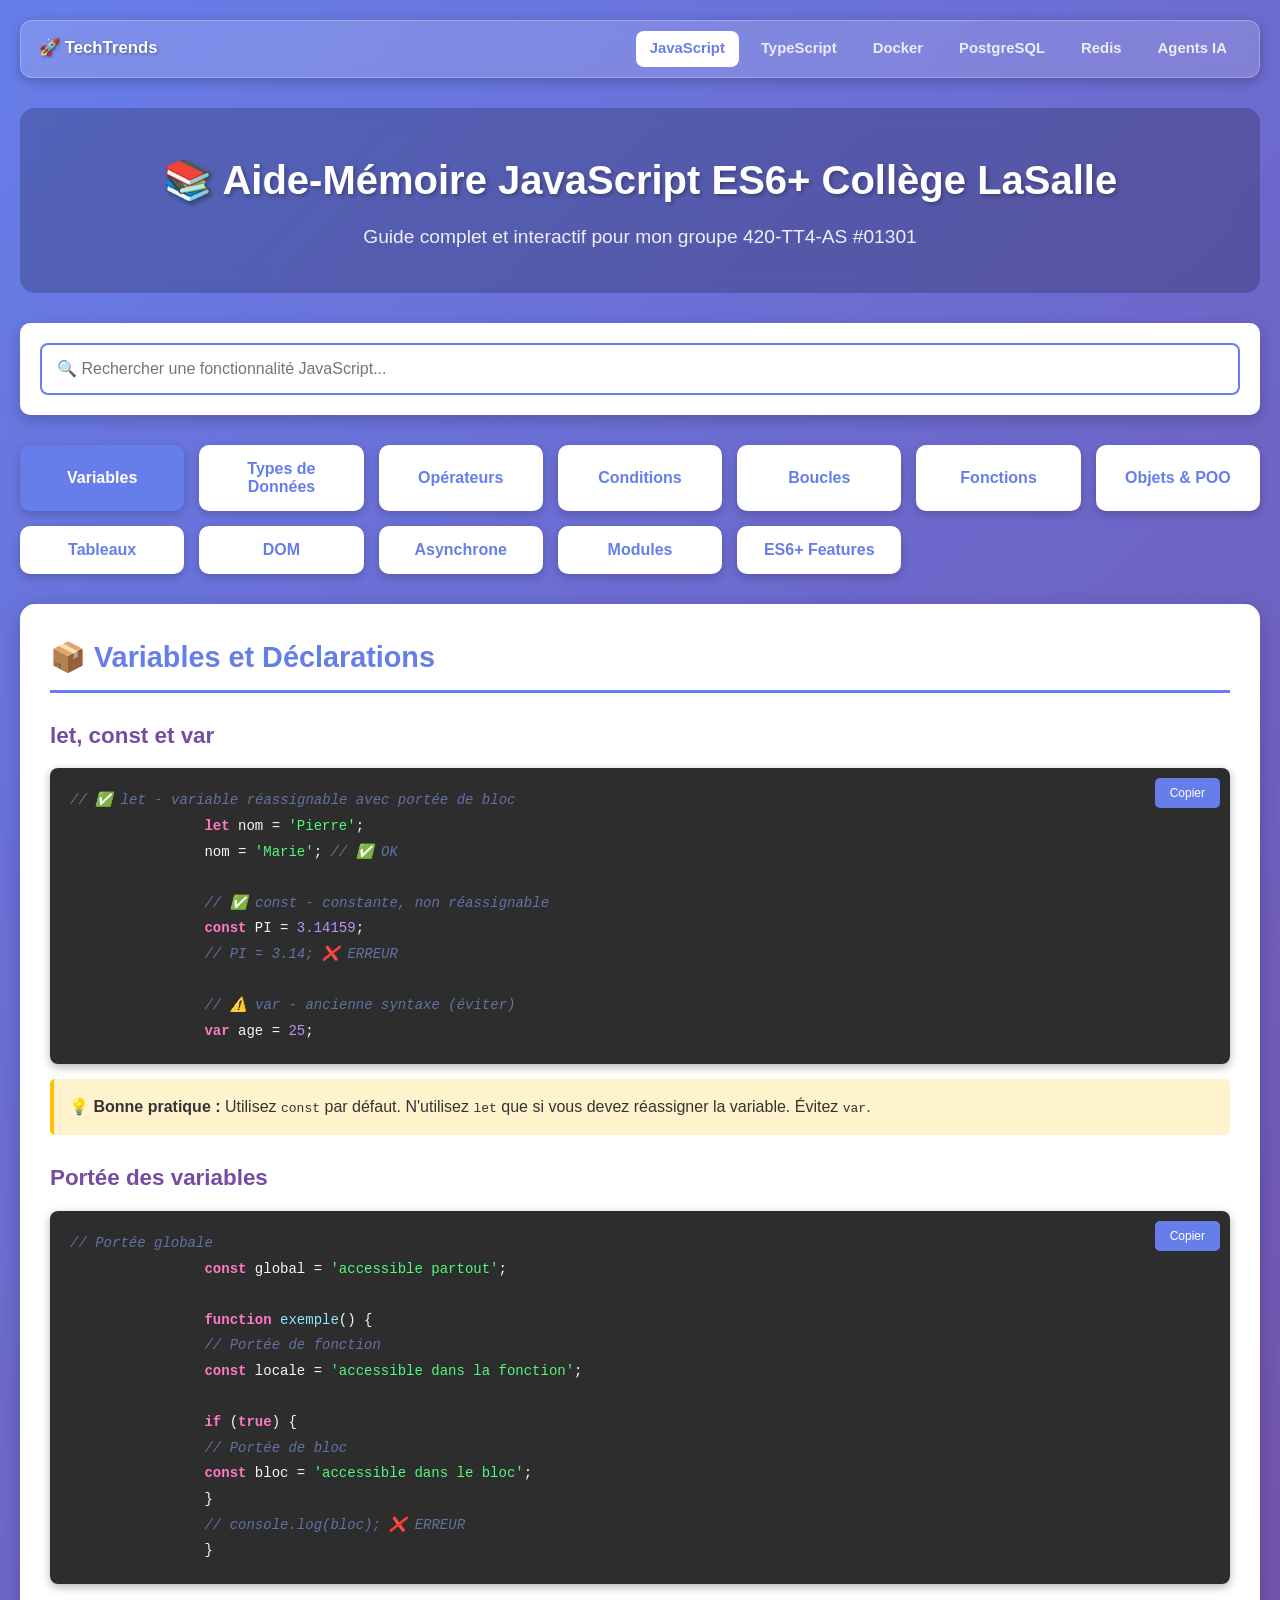
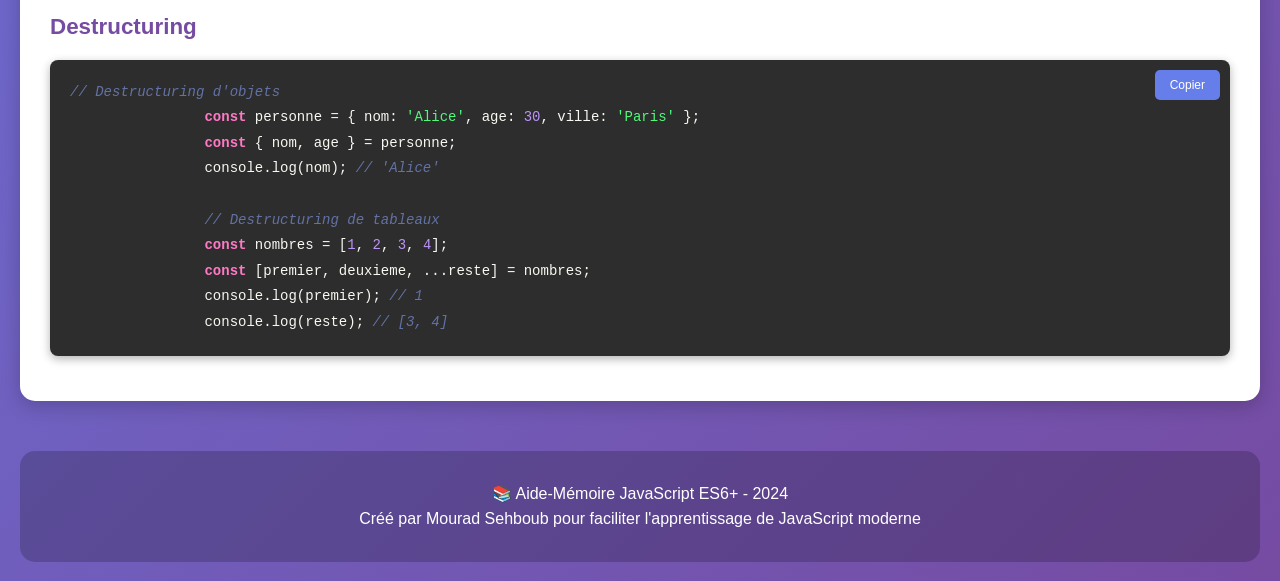
<file: JS/index.html>
<!DOCTYPE html>
<html lang="fr">
<head>
    <meta charset="UTF-8">
    <meta name="viewport" content="width=device-width, initial-scale=1.0">
    <title>Aide-Mémoire JavaScript ES6+ Interactif</title>
    <style>
        * {
            margin: 0;
            padding: 0;
            box-sizing: border-box;
        }

        body {
            font-family: 'Segoe UI', Tahoma, Geneva, Verdana, sans-serif;
            background: linear-gradient(135deg, #667eea 0%, #764ba2 100%);
            color: #333;
            line-height: 1.6;
        }

        .container {
            max-width: 1400px;
            margin: 0 auto;
            padding: 20px;
        }

        header {
            text-align: center;
            color: white;
            padding: 40px 20px;
            margin-bottom: 30px;
            background: rgba(0,0,0,0.2);
            border-radius: 15px;
            backdrop-filter: blur(10px);
        }

        header h1 {
            font-size: 2.5em;
            margin-bottom: 10px;
            text-shadow: 2px 2px 4px rgba(0,0,0,0.3);
        }

        header p {
            font-size: 1.2em;
            opacity: 0.9;
        }

        .search-box {
            background: white;
            padding: 20px;
            border-radius: 10px;
            margin-bottom: 30px;
            box-shadow: 0 5px 15px rgba(0,0,0,0.2);
        }

        .search-box input {
            width: 100%;
            padding: 15px;
            font-size: 16px;
            border: 2px solid #667eea;
            border-radius: 8px;
            outline: none;
            transition: all 0.3s;
        }

        .search-box input:focus {
            border-color: #764ba2;
            box-shadow: 0 0 10px rgba(102, 126, 234, 0.3);
        }

        .nav-categories {
            display: grid;
            grid-template-columns: repeat(auto-fit, minmax(150px, 1fr));
            gap: 15px;
            margin-bottom: 30px;
        }

        .category-btn {
            padding: 15px;
            background: white;
            border: none;
            border-radius: 10px;
            cursor: pointer;
            font-size: 16px;
            font-weight: 600;
            transition: all 0.3s;
            box-shadow: 0 3px 10px rgba(0,0,0,0.2);
            color: #667eea;
        }

        .category-btn:hover {
            transform: translateY(-3px);
            box-shadow: 0 5px 15px rgba(0,0,0,0.3);
            background: #667eea;
            color: white;
        }

        .category-btn.active {
            background: #667eea;
            color: white;
        }

        .section {
            background: white;
            border-radius: 15px;
            padding: 30px;
            margin-bottom: 25px;
            box-shadow: 0 5px 20px rgba(0,0,0,0.2);
            display: none;
            animation: fadeIn 0.5s;
        }

        .section.active {
            display: block;
        }

        @keyframes fadeIn {
            from {
                opacity: 0;
                transform: translateY(20px);
            }
            to {
                opacity: 1;
                transform: translateY(0);
            }
        }

        .section h2 {
            color: #667eea;
            margin-bottom: 20px;
            padding-bottom: 10px;
            border-bottom: 3px solid #667eea;
            font-size: 1.8em;
        }

        .section h3 {
            color: #764ba2;
            margin-top: 25px;
            margin-bottom: 15px;
            font-size: 1.4em;
        }

        .code-block {
            background: #2d2d2d;
            color: #f8f8f2;
            padding: 20px;
            border-radius: 8px;
            margin: 15px 0;
            overflow-x: auto;
            position: relative;
            font-family: 'Courier New', monospace;
            box-shadow: 0 3px 10px rgba(0,0,0,0.3);
        }

        .code-block code {
            font-size: 14px;
            line-height: 1.5;
            white-space: pre;
        }

        .copy-btn {
            position: absolute;
            top: 10px;
            right: 10px;
            background: #667eea;
            color: white;
            border: none;
            padding: 8px 15px;
            border-radius: 5px;
            cursor: pointer;
            font-size: 12px;
            transition: all 0.3s;
        }

        .copy-btn:hover {
            background: #764ba2;
        }

        .copy-btn.copied {
            background: #28a745;
        }

        .example {
            background: #f0f4ff;
            border-left: 4px solid #667eea;
            padding: 15px;
            margin: 15px 0;
            border-radius: 5px;
        }

        .example strong {
            color: #764ba2;
            display: block;
            margin-bottom: 10px;
        }

        .note {
            background: #fff3cd;
            border-left: 4px solid #ffc107;
            padding: 15px;
            margin: 15px 0;
            border-radius: 5px;
        }

        .warning {
            background: #f8d7da;
            border-left: 4px solid #dc3545;
            padding: 15px;
            margin: 15px 0;
            border-radius: 5px;
        }

        table {
            width: 100%;
            border-collapse: collapse;
            margin: 20px 0;
            box-shadow: 0 2px 8px rgba(0,0,0,0.1);
        }

        table th {
            background: #667eea;
            color: white;
            padding: 15px;
            text-align: left;
        }

        table td {
            padding: 12px 15px;
            border-bottom: 1px solid #ddd;
        }

        table tr:hover {
            background: #f5f5f5;
        }

        .grid-2 {
            display: grid;
            grid-template-columns: repeat(auto-fit, minmax(300px, 1fr));
            gap: 20px;
            margin: 20px 0;
        }

        .card {
            background: #f8f9fa;
            padding: 20px;
            border-radius: 10px;
            border-left: 4px solid #667eea;
        }

        .card h4 {
            color: #667eea;
            margin-bottom: 10px;
        }

        footer {
            text-align: center;
            color: white;
            padding: 30px;
            margin-top: 50px;
            background: rgba(0,0,0,0.2);
            border-radius: 15px;
        }

        .keyword { color: #ff79c6; font-weight: bold; }
        .string { color: #50fa7b; }
        .number { color: #bd93f9; }
        .comment { color: #6272a4; font-style: italic; }
        .function { color: #8be9fd; }

        .tech-nav {
            display: flex;
            align-items: center;
            justify-content: space-between;
            flex-wrap: wrap;
            gap: 10px;
            background: rgba(255,255,255,0.15);
            backdrop-filter: blur(10px);
            border: 1px solid rgba(255,255,255,0.25);
            border-radius: 12px;
            padding: 10px 18px;
            margin-bottom: 30px;
            box-shadow: 0 3px 12px rgba(0,0,0,0.25);
        }

        .tech-nav .nav-logo {
            color: white;
            font-weight: 700;
            font-size: 1.05em;
            text-decoration: none;
            text-shadow: 1px 1px 3px rgba(0,0,0,0.4);
        }

        .tech-nav .nav-links { display: flex; flex-wrap: wrap; gap: 8px; }

        .tech-nav .nav-links a {
            color: rgba(255,255,255,0.85);
            text-decoration: none;
            padding: 5px 13px;
            border-radius: 8px;
            font-size: 0.93em;
            font-weight: 600;
            transition: all 0.25s;
            border: 1px solid transparent;
        }

        .tech-nav .nav-links a:hover {
            background: rgba(255,255,255,0.2);
            color: white;
        }

        .tech-nav .nav-links a.active {
            background: white;
            color: #667eea;
        }
    </style>
</head>
<body>
<div class="container">
    <nav class="tech-nav">
        <a href="../index.html" class="nav-logo">🚀 TechTrends</a>
        <div class="nav-links">
            <a href="../JS/index.html" class="active">JavaScript</a>
            <a href="../TS/index.html">TypeScript</a>
            <a href="../Docker/index.html">Docker</a>
            <a href="../PostgreSQL/index.html">PostgreSQL</a>
            <a href="../Redis/index.html">Redis</a>
            <a href="../AgentIA/index.html">Agents IA</a>
        </div>
    </nav>
    <header>
        <h1>📚 Aide-Mémoire JavaScript ES6+  Collège LaSalle</h1>
        <p>Guide complet et interactif pour mon groupe 420-TT4-AS  #01301 </p>
        
    </header>

    <div class="search-box">
        <input type="text" id="searchInput" placeholder="🔍 Rechercher une fonctionnalité JavaScript...">
    </div>

    <div class="nav-categories">
        <button class="category-btn active" data-category="variables">Variables</button>
        <button class="category-btn" data-category="types">Types de Données</button>
        <button class="category-btn" data-category="operateurs">Opérateurs</button>
        <button class="category-btn" data-category="conditions">Conditions</button>
        <button class="category-btn" data-category="boucles">Boucles</button>
        <button class="category-btn" data-category="fonctions">Fonctions</button>
        <button class="category-btn" data-category="objets">Objets & POO</button>
        <button class="category-btn" data-category="tableaux">Tableaux</button>
        <button class="category-btn" data-category="dom">DOM</button>
        <button class="category-btn" data-category="async">Asynchrone</button>
        <button class="category-btn" data-category="modules">Modules</button>
        <button class="category-btn" data-category="es6">ES6+ Features</button>
    </div>

    <!-- SECTION VARIABLES -->
    <section class="section active" data-section="variables">
        <h2>📦 Variables et Déclarations</h2>

        <h3>let, const et var</h3>
        <div class="code-block">
            <button class="copy-btn" onclick="copyCode(this)">Copier</button>
            <code><span class="comment">// ✅ let - variable réassignable avec portée de bloc</span>
                <span class="keyword">let</span> nom = <span class="string">'Pierre'</span>;
                nom = <span class="string">'Marie'</span>; <span class="comment">// ✅ OK</span>

                <span class="comment">// ✅ const - constante, non réassignable</span>
                <span class="keyword">const</span> PI = <span class="number">3.14159</span>;
                <span class="comment">// PI = 3.14; ❌ ERREUR</span>

                <span class="comment">// ⚠️ var - ancienne syntaxe (éviter)</span>
                <span class="keyword">var</span> age = <span class="number">25</span>;</code>
        </div>

        <div class="note">
            <strong>💡 Bonne pratique :</strong> Utilisez <code>const</code> par défaut. N'utilisez <code>let</code> que si vous devez réassigner la variable. Évitez <code>var</code>.
        </div>

        <h3>Portée des variables</h3>
        <div class="code-block">
            <button class="copy-btn" onclick="copyCode(this)">Copier</button>
            <code><span class="comment">// Portée globale</span>
                <span class="keyword">const</span> global = <span class="string">'accessible partout'</span>;

                <span class="keyword">function</span> <span class="function">exemple</span>() {
                <span class="comment">// Portée de fonction</span>
                <span class="keyword">const</span> locale = <span class="string">'accessible dans la fonction'</span>;

                <span class="keyword">if</span> (<span class="keyword">true</span>) {
                <span class="comment">// Portée de bloc</span>
                <span class="keyword">const</span> bloc = <span class="string">'accessible dans le bloc'</span>;
                }
                <span class="comment">// console.log(bloc); ❌ ERREUR</span>
                }</code>
        </div>

        <h3>Destructuring</h3>
        <div class="code-block">
            <button class="copy-btn" onclick="copyCode(this)">Copier</button>
            <code><span class="comment">// Destructuring d'objets</span>
                <span class="keyword">const</span> personne = { nom: <span class="string">'Alice'</span>, age: <span class="number">30</span>, ville: <span class="string">'Paris'</span> };
                <span class="keyword">const</span> { nom, age } = personne;
                console.log(nom); <span class="comment">// 'Alice'</span>

                <span class="comment">// Destructuring de tableaux</span>
                <span class="keyword">const</span> nombres = [<span class="number">1</span>, <span class="number">2</span>, <span class="number">3</span>, <span class="number">4</span>];
                <span class="keyword">const</span> [premier, deuxieme, ...reste] = nombres;
                console.log(premier); <span class="comment">// 1</span>
                console.log(reste); <span class="comment">// [3, 4]</span></code>
        </div>
    </section>

    <!-- SECTION TYPES DE DONNÉES -->
    <section class="section" data-section="types">
        <h2>🔤 Types de Données</h2>

        <h3>Types Primitifs</h3>
        <table>
            <tr>
                <th>Type</th>
                <th>Description</th>
                <th>Exemple</th>
            </tr>
            <tr>
                <td><strong>String</strong></td>
                <td>Chaîne de caractères</td>
                <td><code>'Bonjour' "Hello" `Template`</code></td>
            </tr>
            <tr>
                <td><strong>Number</strong></td>
                <td>Nombre (entier ou décimal)</td>
                <td><code>42, 3.14, -10</code></td>
            </tr>
            <tr>
                <td><strong>Boolean</strong></td>
                <td>Vrai ou faux</td>
                <td><code>true, false</code></td>
            </tr>
            <tr>
                <td><strong>Null</strong></td>
                <td>Absence de valeur</td>
                <td><code>null</code></td>
            </tr>
            <tr>
                <td><strong>Undefined</strong></td>
                <td>Variable non définie</td>
                <td><code>undefined</code></td>
            </tr>
            <tr>
                <td><strong>Symbol</strong></td>
                <td>Identifiant unique</td>
                <td><code>Symbol('id')</code></td>
            </tr>
            <tr>
                <td><strong>BigInt</strong></td>
                <td>Grands entiers</td>
                <td><code>9007199254740991n</code></td>
            </tr>
        </table>

        <h3>Template Literals (ES6)</h3>
        <div class="code-block">
            <button class="copy-btn" onclick="copyCode(this)">Copier</button>
            <code><span class="keyword">const</span> nom = <span class="string">'Pierre'</span>;
                <span class="keyword">const</span> age = <span class="number">25</span>;

                <span class="comment">// Interpolation de variables</span>
                <span class="keyword">const</span> message = <span class="string">`Bonjour, je m'appelle ${nom} et j'ai ${age} ans`</span>;

                <span class="comment">// Multi-lignes</span>
                <span class="keyword">const</span> html = <span class="string">`
  &lt;div&gt;
    &lt;h1&gt;${nom}&lt;/h1&gt;
    &lt;p&gt;Age: ${age}&lt;/p&gt;
  &lt;/div&gt;
`</span>;</code>
        </div>

        <h3>Conversion de Types</h3>
        <div class="code-block">
            <button class="copy-btn" onclick="copyCode(this)">Copier</button>
            <code><span class="comment">// String → Number</span>
                Number(<span class="string">'123'</span>); <span class="comment">// 123</span>
                parseInt(<span class="string">'123px'</span>); <span class="comment">// 123</span>
                parseFloat(<span class="string">'3.14'</span>); <span class="comment">// 3.14</span>

                <span class="comment">// Number → String</span>
                String(<span class="number">123</span>); <span class="comment">// '123'</span>
                (<span class="number">123</span>).toString(); <span class="comment">// '123'</span>

                <span class="comment">// Boolean</span>
                Boolean(<span class="number">1</span>); <span class="comment">// true</span>
                Boolean(<span class="number">0</span>); <span class="comment">// false</span>
                Boolean(<span class="string">''</span>); <span class="comment">// false</span></code>
        </div>
    </section>

    <!-- SECTION OPÉRATEURS -->
    <section class="section" data-section="operateurs">
        <h2>⚙️ Opérateurs</h2>

        <h3>Opérateurs Arithmétiques</h3>
        <div class="grid-2">
            <div class="card">
                <h4>Opérations de base</h4>
                <div class="code-block">
                    <code>+ <span class="comment">Addition</span>
                        - <span class="comment">Soustraction</span>
                        * <span class="comment">Multiplication</span>
                        / <span class="comment">Division</span>
                        % <span class="comment">Modulo (reste)</span>
                        ** <span class="comment">Exponentielle</span></code>
                </div>
            </div>
            <div class="card">
                <h4>Incrémentation</h4>
                <div class="code-block">
                    <code>++ <span class="comment">Incrément</span>
                        -- <span class="comment">Décrément</span>
                        x++ <span class="comment">Post-incrémentation</span>
                        ++x <span class="comment">Pré-incrémentation</span></code>
                </div>
            </div>
        </div>

        <h3>Opérateurs de Comparaison</h3>
        <div class="code-block">
            <button class="copy-btn" onclick="copyCode(this)">Copier</button>
            <code><span class="comment">// Égalité stricte (type ET valeur)</span>
                <span class="number">5</span> === <span class="number">5</span>; <span class="comment">// true</span>
                <span class="number">5</span> === <span class="string">'5'</span>; <span class="comment">// false ⚠️</span>

                <span class="comment">// Égalité faible (conversion automatique)</span>
                <span class="number">5</span> == <span class="string">'5'</span>; <span class="comment">// true ⚠️ Éviter!</span>

                <span class="comment">// Autres comparaisons</span>
                !== <span class="comment">Différent strict</span>
                != <span class="comment">Différent faible</span>
                &lt; <span class="comment">Inférieur</span>
                &gt; <span class="comment">Supérieur</span>
                &lt;= <span class="comment">Inférieur ou égal</span>
                &gt;= <span class="comment">Supérieur ou égal</span></code>
        </div>

        <div class="warning">
            <strong>⚠️ Attention :</strong> Utilisez toujours === et !== au lieu de == et != pour éviter les conversions implicites.
        </div>

        <h3>Opérateurs Logiques</h3>
        <div class="code-block">
            <button class="copy-btn" onclick="copyCode(this)">Copier</button>
            <code><span class="comment">// ET logique (AND)</span>
                <span class="keyword">true</span> && <span class="keyword">true</span>; <span class="comment">// true</span>
                <span class="keyword">true</span> && <span class="keyword">false</span>; <span class="comment">// false</span>

                <span class="comment">// OU logique (OR)</span>
                <span class="keyword">true</span> || <span class="keyword">false</span>; <span class="comment">// true</span>
                <span class="keyword">false</span> || <span class="keyword">false</span>; <span class="comment">// false</span>

                <span class="comment">// NON logique (NOT)</span>
                !<span class="keyword">true</span>; <span class="comment">// false</span>

                <span class="comment">// Nullish Coalescing (ES2020)</span>
                <span class="keyword">const</span> valeur = <span class="keyword">null</span> ?? <span class="string">'défaut'</span>; <span class="comment">// 'défaut'</span>

                <span class="comment">// Optional Chaining (ES2020)</span>
                <span class="keyword">const</span> nom = user?.profile?.name;</code>
        </div>

        <h3>Opérateur Ternaire</h3>
        <div class="code-block">
            <button class="copy-btn" onclick="copyCode(this)">Copier</button>
            <code><span class="keyword">const</span> age = <span class="number">18</span>;
                <span class="keyword">const</span> statut = age >= <span class="number">18</span> ? <span class="string">'majeur'</span> : <span class="string">'mineur'</span>;</code>
        </div>
    </section>

    <!-- SECTION CONDITIONS -->
    <section class="section" data-section="conditions">
        <h2>🔀 Structures Conditionnelles</h2>

        <h3>if / else if / else</h3>
        <div class="code-block">
            <button class="copy-btn" onclick="copyCode(this)">Copier</button>
            <code><span class="keyword">const</span> note = <span class="number">15</span>;

                <span class="keyword">if</span> (note >= <span class="number">16</span>) {
                console.log(<span class="string">'Très bien'</span>);
                } <span class="keyword">else if</span> (note >= <span class="number">14</span>) {
                console.log(<span class="string">'Bien'</span>);
                } <span class="keyword">else if</span> (note >= <span class="number">12</span>) {
                console.log(<span class="string">'Assez bien'</span>);
                } <span class="keyword">else</span> {
                console.log(<span class="string">'Peut mieux faire'</span>);
                }</code>
        </div>

        <h3>switch</h3>
        <div class="code-block">
            <button class="copy-btn" onclick="copyCode(this)">Copier</button>
            <code><span class="keyword">const</span> jour = <span class="string">'lundi'</span>;

                <span class="keyword">switch</span> (jour) {
                <span class="keyword">case</span> <span class="string">'lundi'</span>:
                console.log(<span class="string">'Début de semaine'</span>);
                <span class="keyword">break</span>;
                <span class="keyword">case</span> <span class="string">'vendredi'</span>:
                console.log(<span class="string">'Bientôt le weekend!'</span>);
                <span class="keyword">break</span>;
                <span class="keyword">case</span> <span class="string">'samedi'</span>:
                <span class="keyword">case</span> <span class="string">'dimanche'</span>:
                console.log(<span class="string">'Weekend!'</span>);
                <span class="keyword">break</span>;
                <span class="keyword">default</span>:
                console.log(<span class="string">'Jour de semaine'</span>);
                }</code>
        </div>

        <div class="note">
            <strong>💡 Astuce :</strong> N'oubliez pas le <code>break</code> dans chaque case du switch.
        </div>
    </section>

    <!-- SECTION BOUCLES -->
    <section class="section" data-section="boucles">
        <h2>🔄 Boucles</h2>

        <h3>Boucle for</h3>
        <div class="code-block">
            <button class="copy-btn" onclick="copyCode(this)">Copier</button>
            <code><span class="comment">// Boucle for classique</span>
                <span class="keyword">for</span> (<span class="keyword">let</span> i = <span class="number">0</span>; i &lt; <span class="number">5</span>; i++) {
                console.log(i); <span class="comment">// 0, 1, 2, 3, 4</span>
                }

                <span class="comment">// for...of (itération sur les valeurs)</span>
                <span class="keyword">const</span> fruits = [<span class="string">'pomme'</span>, <span class="string">'banane'</span>, <span class="string">'orange'</span>];
                <span class="keyword">for</span> (<span class="keyword">const</span> fruit <span class="keyword">of</span> fruits) {
                console.log(fruit);
                }

                <span class="comment">// for...in (itération sur les clés)</span>
                <span class="keyword">const</span> personne = { nom: <span class="string">'Alice'</span>, age: <span class="number">30</span> };
                <span class="keyword">for</span> (<span class="keyword">const</span> cle <span class="keyword">in</span> personne) {
                console.log(cle, personne[cle]);
                }</code>
        </div>

        <h3>Boucle while</h3>
        <div class="code-block">
            <button class="copy-btn" onclick="copyCode(this)">Copier</button>
            <code><span class="keyword">let</span> i = <span class="number">0</span>;
                <span class="keyword">while</span> (i &lt; <span class="number">5</span>) {
                console.log(i);
                i++;
                }

                <span class="comment">// do...while (exécuté au moins une fois)</span>
                <span class="keyword">let</span> j = <span class="number">0</span>;
                <span class="keyword">do</span> {
                console.log(j);
                j++;
                } <span class="keyword">while</span> (j &lt; <span class="number">5</span>);</code>
        </div>

        <h3>break et continue</h3>
        <div class="code-block">
            <button class="copy-btn" onclick="copyCode(this)">Copier</button>
            <code><span class="comment">// break - sort de la boucle</span>
                <span class="keyword">for</span> (<span class="keyword">let</span> i = <span class="number">0</span>; i &lt; <span class="number">10</span>; i++) {
                <span class="keyword">if</span> (i === <span class="number">5</span>) <span class="keyword">break</span>;
                console.log(i); <span class="comment">// 0, 1, 2, 3, 4</span>
                }

                <span class="comment">// continue - passe à l'itération suivante</span>
                <span class="keyword">for</span> (<span class="keyword">let</span> i = <span class="number">0</span>; i &lt; <span class="number">5</span>; i++) {
                <span class="keyword">if</span> (i === <span class="number">2</span>) <span class="keyword">continue</span>;
                console.log(i); <span class="comment">// 0, 1, 3, 4</span>
                }</code>
        </div>
    </section>

    <!-- SECTION FONCTIONS -->
    <section class="section" data-section="fonctions">
        <h2>🎯 Fonctions</h2>

        <h3>Déclaration de Fonctions</h3>
        <div class="code-block">
            <button class="copy-btn" onclick="copyCode(this)">Copier</button>
            <code><span class="comment">// Fonction classique</span>
                <span class="keyword">function</span> <span class="function">saluer</span>(nom) {
                <span class="keyword">return</span> <span class="string">`Bonjour ${nom}`</span>;
                }

                <span class="comment">// Expression de fonction</span>
                <span class="keyword">const</span> <span class="function">additionner</span> = <span class="keyword">function</span>(a, b) {
                <span class="keyword">return</span> a + b;
                };

                <span class="comment">// Fonction fléchée (ES6) ⭐</span>
                <span class="keyword">const</span> <span class="function">multiplier</span> = (a, b) => a * b;

                <span class="comment">// Fonction fléchée avec bloc</span>
                <span class="keyword">const</span> <span class="function">calculer</span> = (a, b) => {
                <span class="keyword">const</span> resultat = a + b;
                <span class="keyword">return</span> resultat * <span class="number">2</span>;
                };</code>
        </div>

        <h3>Paramètres par défaut</h3>
        <div class="code-block">
            <button class="copy-btn" onclick="copyCode(this)">Copier</button>
            <code><span class="keyword">function</span> <span class="function">saluer</span>(nom = <span class="string">'Invité'</span>) {
                <span class="keyword">return</span> <span class="string">`Bonjour ${nom}`</span>;
                }

                saluer(); <span class="comment">// 'Bonjour Invité'</span>
                saluer(<span class="string">'Alice'</span>); <span class="comment">// 'Bonjour Alice'</span></code>
        </div>

        <h3>Rest Parameters & Spread</h3>
        <div class="code-block">
            <button class="copy-btn" onclick="copyCode(this)">Copier</button>
            <code><span class="comment">// Rest parameters (...)</span>
                <span class="keyword">function</span> <span class="function">somme</span>(...nombres) {
                <span class="keyword">return</span> nombres.reduce((acc, n) => acc + n, <span class="number">0</span>);
                }
                somme(<span class="number">1</span>, <span class="number">2</span>, <span class="number">3</span>, <span class="number">4</span>); <span class="comment">// 10</span>

                <span class="comment">// Spread operator</span>
                <span class="keyword">const</span> arr1 = [<span class="number">1</span>, <span class="number">2</span>, <span class="number">3</span>];
                <span class="keyword">const</span> arr2 = [...arr1, <span class="number">4</span>, <span class="number">5</span>]; <span class="comment">// [1, 2, 3, 4, 5]</span></code>
        </div>

        <h3>Callbacks & Higher Order Functions</h3>
        <div class="code-block">
            <button class="copy-btn" onclick="copyCode(this)">Copier</button>
            <code><span class="comment">// Fonction qui prend une fonction en paramètre</span>
                <span class="keyword">function</span> <span class="function">executerOperation</span>(a, b, operation) {
                <span class="keyword">return</span> operation(a, b);
                }

                <span class="keyword">const</span> resultat = executerOperation(<span class="number">5</span>, <span class="number">3</span>, (x, y) => x + y);
                console.log(resultat); <span class="comment">// 8</span></code>
        </div>
    </section>

    <!-- SECTION OBJETS & POO -->
    <section class="section" data-section="objets">
        <h2>🎨 Objets & POO</h2>

        <h3>Création d'objets</h3>
        <div class="code-block">
            <button class="copy-btn" onclick="copyCode(this)">Copier</button>
            <code><span class="comment">// Objet littéral</span>
                <span class="keyword">const</span> personne = {
                nom: <span class="string">'Alice'</span>,
                age: <span class="number">30</span>,
                saluer() {
                console.log(<span class="string">`Bonjour, je suis ${<span class="keyword">this</span>.nom}`</span>);
                }
                };

                <span class="comment">// Accès aux propriétés</span>
                personne.nom; <span class="comment">// 'Alice'</span>
                personne[<span class="string">'age'</span>]; <span class="comment">// 30</span></code>
        </div>

        <h3>Classes (ES6)</h3>
        <div class="code-block">
            <button class="copy-btn" onclick="copyCode(this)">Copier</button>
            <code><span class="keyword">class</span> <span class="function">Animal</span> {
                <span class="function">constructor</span>(nom) {
                <span class="keyword">this</span>.nom = nom;
                }

                <span class="function">parler</span>() {
                console.log(<span class="string">`${<span class="keyword">this</span>.nom} fait du bruit`</span>);
                }
                }

                <span class="keyword">class</span> <span class="function">Chien</span> <span class="keyword">extends</span> <span class="function">Animal</span> {
                <span class="function">constructor</span>(nom, race) {
                <span class="keyword">super</span>(nom);
                <span class="keyword">this</span>.race = race;
                }

                <span class="function">parler</span>() {
                console.log(<span class="string">`${<span class="keyword">this</span>.nom} aboie`</span>);
                }
                }

                <span class="keyword">const</span> chien = <span class="keyword">new</span> Chien(<span class="string">'Rex'</span>, <span class="string">'Labrador'</span>);
                chien.parler(); <span class="comment">// 'Rex aboie'</span></code>
        </div>

        <h3>Méthodes d'objets</h3>
        <div class="code-block">
            <button class="copy-btn" onclick="copyCode(this)">Copier</button>
            <code><span class="keyword">const</span> obj = { a: <span class="number">1</span>, b: <span class="number">2</span>, c: <span class="number">3</span> };

                <span class="comment">// Object.keys() - retourne les clés</span>
                Object.keys(obj); <span class="comment">// ['a', 'b', 'c']</span>

                <span class="comment">// Object.values() - retourne les valeurs</span>
                Object.values(obj); <span class="comment">// [1, 2, 3]</span>

                <span class="comment">// Object.entries() - retourne clés et valeurs</span>
                Object.entries(obj); <span class="comment">// [['a', 1], ['b', 2], ['c', 3]]</span>

                <span class="comment">// Object.assign() - copie/fusion d'objets</span>
                <span class="keyword">const</span> copie = Object.assign({}, obj);</code>
        </div>

        <h3>Spread avec objets</h3>
        <div class="code-block">
            <button class="copy-btn" onclick="copyCode(this)">Copier</button>
            <code><span class="keyword">const</span> obj1 = { a: <span class="number">1</span>, b: <span class="number">2</span> };
                <span class="keyword">const</span> obj2 = { c: <span class="number">3</span>, d: <span class="number">4</span> };

                <span class="comment">// Fusion d'objets</span>
                <span class="keyword">const</span> fusion = { ...obj1, ...obj2 };
                <span class="comment">// { a: 1, b: 2, c: 3, d: 4 }</span>

                <span class="comment">// Copie avec modification</span>
                <span class="keyword">const</span> modifie = { ...obj1, b: <span class="number">10</span> };
                <span class="comment">// { a: 1, b: 10 }</span></code>
        </div>
    </section>

    <!-- SECTION TABLEAUX -->
    <section class="section" data-section="tableaux">
        <h2>📊 Tableaux (Arrays)</h2>

        <h3>Méthodes de base</h3>
        <div class="code-block">
            <button class="copy-btn" onclick="copyCode(this)">Copier</button>
            <code><span class="keyword">const</span> fruits = [<span class="string">'pomme'</span>, <span class="string">'banane'</span>, <span class="string">'orange'</span>];

                <span class="comment">// Ajouter/retirer</span>
                fruits.push(<span class="string">'kiwi'</span>); <span class="comment">// Ajoute à la fin</span>
                fruits.pop(); <span class="comment">// Retire le dernier</span>
                fruits.unshift(<span class="string">'fraise'</span>); <span class="comment">// Ajoute au début</span>
                fruits.shift(); <span class="comment">// Retire le premier</span>

                <span class="comment">// Autres méthodes</span>
                fruits.length; <span class="comment">// Nombre d'éléments</span>
                fruits.includes(<span class="string">'pomme'</span>); <span class="comment">// true</span>
                fruits.indexOf(<span class="string">'banane'</span>); <span class="comment">// 1</span></code>
        </div>

        <h3>map(), filter(), reduce()</h3>
        <div class="code-block">
            <button class="copy-btn" onclick="copyCode(this)">Copier</button>
            <code><span class="keyword">const</span> nombres = [<span class="number">1</span>, <span class="number">2</span>, <span class="number">3</span>, <span class="number">4</span>, <span class="number">5</span>];

                <span class="comment">// map() - transforme chaque élément</span>
                <span class="keyword">const</span> doubles = nombres.map(n => n * <span class="number">2</span>);
                <span class="comment">// [2, 4, 6, 8, 10]</span>

                <span class="comment">// filter() - filtre les éléments</span>
                <span class="keyword">const</span> pairs = nombres.filter(n => n % <span class="number">2</span> === <span class="number">0</span>);
                <span class="comment">// [2, 4]</span>

                <span class="comment">// reduce() - réduit à une seule valeur</span>
                <span class="keyword">const</span> somme = nombres.reduce((acc, n) => acc + n, <span class="number">0</span>);
                <span class="comment">// 15</span></code>
        </div>

        <h3>find(), findIndex(), some(), every()</h3>
        <div class="code-block">
            <button class="copy-btn" onclick="copyCode(this)">Copier</button>
            <code><span class="keyword">const</span> users = [
                { id: <span class="number">1</span>, nom: <span class="string">'Alice'</span>, age: <span class="number">25</span> },
                { id: <span class="number">2</span>, nom: <span class="string">'Bob'</span>, age: <span class="number">30</span> },
                { id: <span class="number">3</span>, nom: <span class="string">'Charlie'</span>, age: <span class="number">35</span> }
                ];

                <span class="comment">// find() - trouve le premier élément</span>
                <span class="keyword">const</span> user = users.find(u => u.age > <span class="number">28</span>);
                <span class="comment">// { id: 2, nom: 'Bob', age: 30 }</span>

                <span class="comment">// some() - au moins un élément correspond</span>
                users.some(u => u.age > <span class="number">30</span>); <span class="comment">// true</span>

                <span class="comment">// every() - tous les éléments correspondent</span>
                users.every(u => u.age > <span class="number">20</span>); <span class="comment">// true</span></code>
        </div>

        <h3>sort() & reverse()</h3>
        <div class="code-block">
            <button class="copy-btn" onclick="copyCode(this)">Copier</button>
            <code><span class="keyword">const</span> nombres = [<span class="number">3</span>, <span class="number">1</span>, <span class="number">4</span>, <span class="number">1</span>, <span class="number">5</span>, <span class="number">9</span>];

                <span class="comment">// Tri croissant</span>
                nombres.sort((a, b) => a - b);

                <span class="comment">// Tri décroissant</span>
                nombres.sort((a, b) => b - a);

                <span class="comment">// Inverser le tableau</span>
                nombres.reverse();</code>
        </div>
    </section>

    <!-- SECTION DOM -->
    <section class="section" data-section="dom">
        <h2>🌐 Manipulation du DOM</h2>

        <h3>Sélectionner des éléments</h3>
        <div class="code-block">
            <button class="copy-btn" onclick="copyCode(this)">Copier</button>
            <code><span class="comment">// Sélection unique</span>
                <span class="keyword">const</span> element = document.querySelector(<span class="string">'.ma-classe'</span>);
                <span class="keyword">const</span> elementById = document.getElementById(<span class="string">'mon-id'</span>);

                <span class="comment">// Sélection multiple</span>
                <span class="keyword">const</span> elements = document.querySelectorAll(<span class="string">'.ma-classe'</span>);
                <span class="keyword">const</span> elementsByTag = document.getElementsByTagName(<span class="string">'div'</span>);</code>
        </div>

        <h3>Modifier le contenu</h3>
        <div class="code-block">
            <button class="copy-btn" onclick="copyCode(this)">Copier</button>
            <code><span class="keyword">const</span> div = document.querySelector(<span class="string">'div'</span>);

                <span class="comment">// Modifier le texte</span>
                div.textContent = <span class="string">'Nouveau texte'</span>;

                <span class="comment">// Modifier le HTML</span>
                div.innerHTML = <span class="string">'&lt;strong&gt;Texte en gras&lt;/strong&gt;'</span>;

                <span class="comment">// Modifier les attributs</span>
                div.setAttribute(<span class="string">'class'</span>, <span class="string">'nouvelle-classe'</span>);
                div.id = <span class="string">'mon-id'</span>;</code>
        </div>

        <h3>Manipuler les classes</h3>
        <div class="code-block">
            <button class="copy-btn" onclick="copyCode(this)">Copier</button>
            <code><span class="keyword">const</span> element = document.querySelector(<span class="string">'.box'</span>);

                <span class="comment">// Ajouter une classe</span>
                element.classList.add(<span class="string">'active'</span>);

                <span class="comment">// Retirer une classe</span>
                element.classList.remove(<span class="string">'active'</span>);

                <span class="comment">// Basculer une classe</span>
                element.classList.toggle(<span class="string">'active'</span>);

                <span class="comment">// Vérifier si une classe existe</span>
                element.classList.contains(<span class="string">'active'</span>); <span class="comment">// true/false</span></code>
        </div>

        <h3>Créer et ajouter des éléments</h3>
        <div class="code-block">
            <button class="copy-btn" onclick="copyCode(this)">Copier</button>
            <code><span class="comment">// Créer un élément</span>
                <span class="keyword">const</span> div = document.createElement(<span class="string">'div'</span>);
                div.textContent = <span class="string">'Contenu'</span>;
                div.classList.add(<span class="string">'ma-classe'</span>);

                <span class="comment">// Ajouter à un parent</span>
                <span class="keyword">const</span> container = document.querySelector(<span class="string">'.container'</span>);
                container.appendChild(div);
                container.prepend(div); <span class="comment">// Au début</span>

                <span class="comment">// Supprimer un élément</span>
                div.remove();</code>
        </div>

        <h3>Événements</h3>
        <div class="code-block">
            <button class="copy-btn" onclick="copyCode(this)">Copier</button>
            <code><span class="keyword">const</span> bouton = document.querySelector(<span class="string">'button'</span>);

                <span class="comment">// Ajouter un événement</span>
                bouton.addEventListener(<span class="string">'click'</span>, (e) => {
                console.log(<span class="string">'Cliqué!'</span>);
                e.preventDefault(); <span class="comment">// Empêcher l'action par défaut</span>
                e.stopPropagation(); <span class="comment">// Arrêter la propagation</span>
                });

                <span class="comment">// Événements courants: click, mouseover, mouseout,
// keydown, keyup, submit, change, input, focus, blur</span></code>
        </div>
    </section>

    <!-- SECTION ASYNCHRONE -->
    <section class="section" data-section="async">
        <h2>⏱️ Programmation Asynchrone</h2>

        <h3>Callbacks</h3>
        <div class="code-block">
            <button class="copy-btn" onclick="copyCode(this)">Copier</button>
            <code><span class="comment">// Fonction avec callback</span>
                <span class="keyword">function</span> <span class="function">chargerDonnees</span>(callback) {
                setTimeout(() => {
                <span class="keyword">const</span> donnees = { id: <span class="number">1</span>, nom: <span class="string">'Alice'</span> };
                callback(donnees);
                }, <span class="number">1000</span>);
                }

                chargerDonnees((data) => {
                console.log(data);
                });</code>
        </div>

        <h3>Promises</h3>
        <div class="code-block">
            <button class="copy-btn" onclick="copyCode(this)">Copier</button>
            <code><span class="comment">// Créer une Promise</span>
                <span class="keyword">const</span> maPromise = <span class="keyword">new</span> Promise((resolve, reject) => {
                <span class="keyword">const</span> succes = <span class="keyword">true</span>;

                <span class="keyword">if</span> (succes) {
                resolve(<span class="string">'Succès!'</span>);
                } <span class="keyword">else</span> {
                reject(<span class="string">'Erreur!'</span>);
                }
                });

                <span class="comment">// Utiliser une Promise</span>
                maPromise
                .then(resultat => console.log(resultat))
                .catch(erreur => console.error(erreur))
                .finally(() => console.log(<span class="string">'Terminé'</span>));</code>
        </div>

        <h3>async / await</h3>
        <div class="code-block">
            <button class="copy-btn" onclick="copyCode(this)">Copier</button>
            <code><span class="comment">// Fonction asynchrone</span>
                <span class="keyword">async function</span> <span class="function">chargerDonnees</span>() {
                <span class="keyword">try</span> {
                <span class="keyword">const</span> response = <span class="keyword">await</span> fetch(<span class="string">'https://api.example.com/data'</span>);
                <span class="keyword">const</span> data = <span class="keyword">await</span> response.json();
                <span class="keyword">return</span> data;
                } <span class="keyword">catch</span> (erreur) {
                console.error(<span class="string">'Erreur:'</span>, erreur);
                }
                }

                <span class="comment">// Utilisation</span>
                chargerDonnees().then(data => console.log(data));</code>
        </div>

        <h3>Fetch API</h3>
        <div class="code-block">
            <button class="copy-btn" onclick="copyCode(this)">Copier</button>
            <code><span class="comment">// GET request</span>
                fetch(<span class="string">'https://api.example.com/users'</span>)
                .then(response => response.json())
                .then(data => console.log(data))
                .catch(error => console.error(error));

                <span class="comment">// POST request</span>
                fetch(<span class="string">'https://api.example.com/users'</span>, {
                method: <span class="string">'POST'</span>,
                headers: {
                <span class="string">'Content-Type'</span>: <span class="string">'application/json'</span>
                },
                body: JSON.stringify({ nom: <span class="string">'Alice'</span>, age: <span class="number">25</span> })
                })
                .then(response => response.json())
                .then(data => console.log(data));</code>
        </div>
    </section>

    <!-- SECTION MODULES -->
    <section class="section" data-section="modules">
        <h2>📦 Modules ES6</h2>

        <h3>Export</h3>
        <div class="code-block">
            <button class="copy-btn" onclick="copyCode(this)">Copier</button>
            <code><span class="comment">// Export nommé</span>
                <span class="keyword">export const</span> PI = <span class="number">3.14159</span>;
                <span class="keyword">export function</span> <span class="function">additionner</span>(a, b) {
                <span class="keyword">return</span> a + b;
                }

                <span class="comment">// Export par défaut</span>
                <span class="keyword">export default function</span> <span class="function">multiplier</span>(a, b) {
                <span class="keyword">return</span> a * b;
                }</code>
        </div>

        <h3>Import</h3>
        <div class="code-block">
            <button class="copy-btn" onclick="copyCode(this)">Copier</button>
            <code><span class="comment">// Import nommé</span>
                <span class="keyword">import</span> { PI, additionner } <span class="keyword">from</span> <span class="string">'./math.js'</span>;

                <span class="comment">// Import par défaut</span>
                <span class="keyword">import</span> multiplier <span class="keyword">from</span> <span class="string">'./math.js'</span>;

                <span class="comment">// Import avec alias</span>
                <span class="keyword">import</span> { additionner <span class="keyword">as</span> add } <span class="keyword">from</span> <span class="string">'./math.js'</span>;

                <span class="comment">// Import tout</span>
                <span class="keyword">import</span> * <span class="keyword">as</span> Math <span class="keyword">from</span> <span class="string">'./math.js'</span>;</code>
        </div>
    </section>

    <!-- SECTION ES6+ FEATURES -->
    <section class="section" data-section="es6">
        <h2>✨ Fonctionnalités ES6+</h2>

        <h3>Sets & Maps</h3>
        <div class="code-block">
            <button class="copy-btn" onclick="copyCode(this)">Copier</button>
            <code><span class="comment">// Set - collection de valeurs uniques</span>
                <span class="keyword">const</span> monSet = <span class="keyword">new</span> Set([<span class="number">1</span>, <span class="number">2</span>, <span class="number">3</span>, <span class="number">2</span>, <span class="number">1</span>]);
                console.log(monSet); <span class="comment">// Set { 1, 2, 3 }</span>
                monSet.add(<span class="number">4</span>);
                monSet.has(<span class="number">2</span>); <span class="comment">// true</span>
                monSet.delete(<span class="number">1</span>);

                <span class="comment">// Map - collection clé-valeur</span>
                <span class="keyword">const</span> maMap = <span class="keyword">new</span> Map();
                maMap.set(<span class="string">'nom'</span>, <span class="string">'Alice'</span>);
                maMap.set(<span class="string">'age'</span>, <span class="number">30</span>);
                maMap.get(<span class="string">'nom'</span>); <span class="comment">// 'Alice'</span>
                maMap.has(<span class="string">'age'</span>); <span class="comment">// true</span></code>
        </div>

        <h3>Symbols</h3>
        <div class="code-block">
            <button class="copy-btn" onclick="copyCode(this)">Copier</button>
            <code><span class="comment">// Créer un Symbol unique</span>
                <span class="keyword">const</span> id = Symbol(<span class="string">'id'</span>);
                <span class="keyword">const</span> id2 = Symbol(<span class="string">'id'</span>);

                console.log(id === id2); <span class="comment">// false</span>

                <span class="comment">// Utilisation comme clé d'objet</span>
                <span class="keyword">const</span> user = {
                nom: <span class="string">'Alice'</span>,
                [id]: <span class="number">123</span>
                };</code>
        </div>

        <h3>Generators</h3>
        <div class="code-block">
            <button class="copy-btn" onclick="copyCode(this)">Copier</button>
            <code><span class="comment">// Fonction génératrice</span>
                <span class="keyword">function*</span> <span class="function">compter</span>() {
                <span class="keyword">yield</span> <span class="number">1</span>;
                <span class="keyword">yield</span> <span class="number">2</span>;
                <span class="keyword">yield</span> <span class="number">3</span>;
                }

                <span class="keyword">const</span> compteur = compter();
                console.log(compteur.next().value); <span class="comment">// 1</span>
                console.log(compteur.next().value); <span class="comment">// 2</span>
                console.log(compteur.next().value); <span class="comment">// 3</span></code>
        </div>

        <h3>Proxy</h3>
        <div class="code-block">
            <button class="copy-btn" onclick="copyCode(this)">Copier</button>
            <code><span class="comment">// Intercepter les opérations sur un objet</span>
                <span class="keyword">const</span> handler = {
                get(target, prop) {
                console.log(<span class="string">`Accès à ${prop}`</span>);
                <span class="keyword">return</span> target[prop];
                }
                };

                <span class="keyword">const</span> obj = { nom: <span class="string">'Alice'</span> };
                <span class="keyword">const</span> proxy = <span class="keyword">new</span> Proxy(obj, handler);

                proxy.nom; <span class="comment">// Log: "Accès à nom", retourne "Alice"</span></code>
        </div>

        <div class="note">
            <strong>💡 Ressources supplémentaires :</strong>
            <ul>
                <li>MDN Web Docs - Documentation complète</li>
                <li>JavaScript.info - Tutoriels détaillés</li>
                <li>ES6 Features - Liste complète des nouvelles fonctionnalités</li>
            </ul>
        </div>
    </section>

    <footer>
        <p>📚 Aide-Mémoire JavaScript ES6+ - 2024</p>
        <p>Créé par Mourad Sehboub pour faciliter l'apprentissage de JavaScript moderne</p>
    </footer>
</div>

<script>
    // Gestion de la navigation par catégories
    const categoryButtons = document.querySelectorAll('.category-btn');
    const sections = document.querySelectorAll('.section');

    categoryButtons.forEach(button => {
        button.addEventListener('click', () => {
            const category = button.dataset.category;

            // Mise à jour des boutons actifs
            categoryButtons.forEach(btn => btn.classList.remove('active'));
            button.classList.add('active');

            // Affichage de la section correspondante
            sections.forEach(section => {
                if (section.dataset.section === category) {
                    section.classList.add('active');
                } else {
                    section.classList.remove('active');
                }
            });

            // Scroll vers le haut
            window.scrollTo({ top: 0, behavior: 'smooth' });
        });
    });

    // Fonction de recherche
    const searchInput = document.getElementById('searchInput');

    searchInput.addEventListener('input', (e) => {
        const searchTerm = e.target.value.toLowerCase();

        if (searchTerm === '') {
            // Réafficher la section active actuelle
            return;
        }

        sections.forEach(section => {
            const content = section.textContent.toLowerCase();

            if (content.includes(searchTerm)) {
                section.classList.add('active');
            } else {
                section.classList.remove('active');
            }
        });
    });

    // Fonction pour copier le code
    function copyCode(button) {
        const codeBlock = button.nextElementSibling;
        const code = codeBlock.textContent;

        navigator.clipboard.writeText(code).then(() => {
            const originalText = button.textContent;
            button.textContent = '✓ Copié!';
            button.classList.add('copied');

            setTimeout(() => {
                button.textContent = originalText;
                button.classList.remove('copied');
            }, 2000);
        }).catch(err => {
            console.error('Erreur de copie:', err);
            button.textContent = '❌ Erreur';
            setTimeout(() => {
                button.textContent = 'Copier';
            }, 2000);
        });
    }
</script>
</body>
</html>
</file>
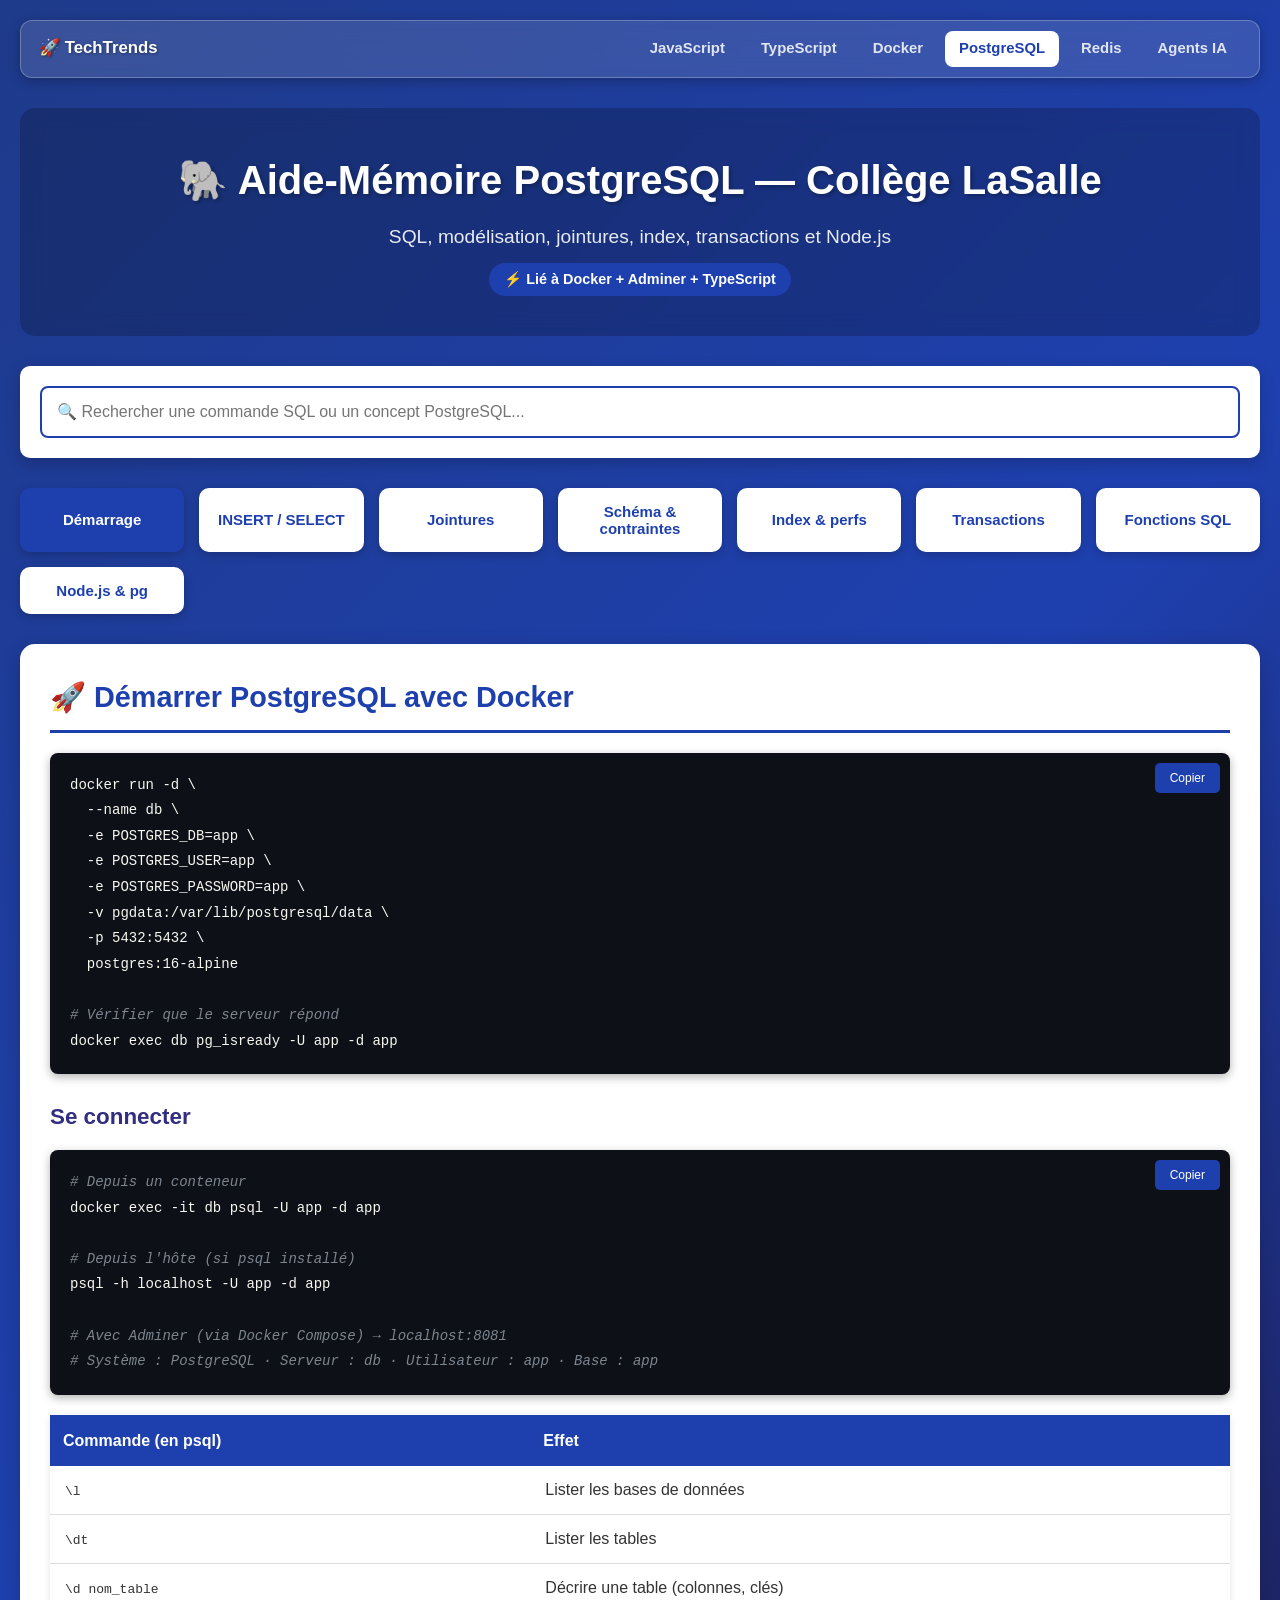
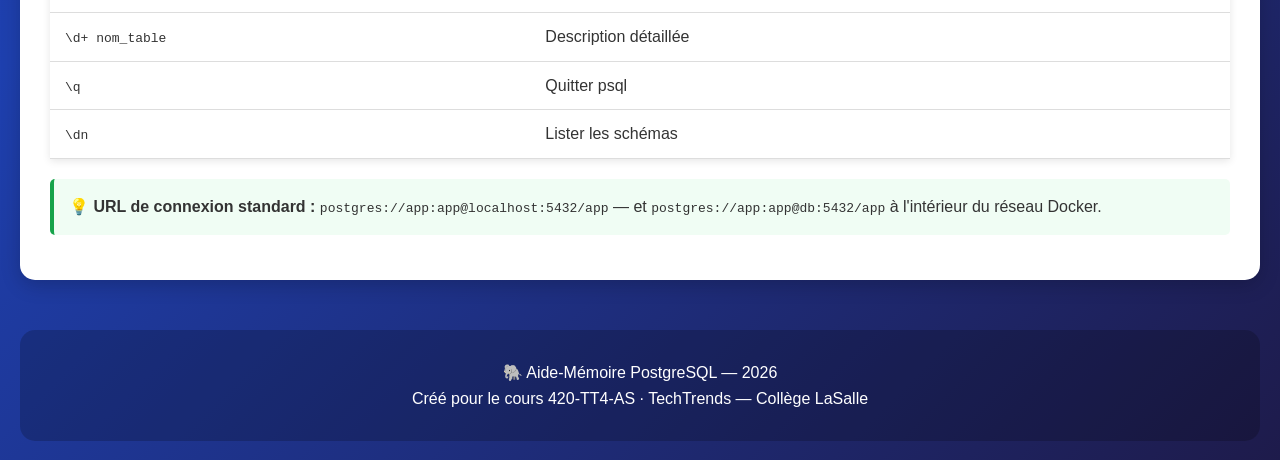
<file: PostgreSQL/index.html>
<!DOCTYPE html>
<html lang="fr">
<head>
    <meta charset="UTF-8">
    <meta name="viewport" content="width=device-width, initial-scale=1.0">
    <title>Aide-Mémoire PostgreSQL Interactif</title>
    <style>
        * { margin: 0; padding: 0; box-sizing: border-box; }

        body {
            font-family: 'Segoe UI', Tahoma, Geneva, Verdana, sans-serif;
            background: linear-gradient(135deg, #1e3a8a 0%, #1e40af 50%, #1e1b4b 100%);
            color: #333;
            line-height: 1.6;
        }

        .container { max-width: 1400px; margin: 0 auto; padding: 20px; }

        .tech-nav {
            display: flex;
            align-items: center;
            justify-content: space-between;
            flex-wrap: wrap;
            gap: 10px;
            background: rgba(255,255,255,0.12);
            backdrop-filter: blur(10px);
            border: 1px solid rgba(255,255,255,0.25);
            border-radius: 12px;
            padding: 10px 18px;
            margin-bottom: 30px;
            box-shadow: 0 3px 12px rgba(0,0,0,0.25);
        }
        .tech-nav .nav-logo { color: white; font-weight: 700; font-size: 1.05em; text-decoration: none; text-shadow: 1px 1px 3px rgba(0,0,0,0.4); }
        .tech-nav .nav-links { display: flex; flex-wrap: wrap; gap: 8px; }
        .tech-nav .nav-links a { color: rgba(255,255,255,0.85); text-decoration: none; padding: 5px 13px; border-radius: 8px; font-size: 0.93em; font-weight: 600; transition: all 0.25s; border: 1px solid transparent; }
        .tech-nav .nav-links a:hover { background: rgba(255,255,255,0.2); color: white; }
        .tech-nav .nav-links a.active { background: white; color: #1e40af; }

        header {
            text-align: center;
            color: white;
            padding: 40px 20px;
            margin-bottom: 30px;
            background: rgba(0,0,0,0.2);
            border-radius: 15px;
            backdrop-filter: blur(10px);
        }
        header h1 { font-size: 2.5em; margin-bottom: 10px; text-shadow: 2px 2px 4px rgba(0,0,0,0.3); }
        header p { font-size: 1.2em; opacity: 0.9; }
        header .badge { display: inline-block; background: #1e40af; color: white; padding: 5px 15px; border-radius: 20px; font-size: 0.9em; margin-top: 10px; font-weight: 600; }

        .search-box { background: white; padding: 20px; border-radius: 10px; margin-bottom: 30px; box-shadow: 0 5px 15px rgba(0,0,0,0.2); }
        .search-box input { width: 100%; padding: 15px; font-size: 16px; border: 2px solid #1e40af; border-radius: 8px; outline: none; transition: all 0.3s; }
        .search-box input:focus { border-color: #1e1b4b; box-shadow: 0 0 10px rgba(30, 64, 175, 0.3); }

        .nav-categories { display: grid; grid-template-columns: repeat(auto-fit, minmax(150px, 1fr)); gap: 15px; margin-bottom: 30px; }
        .category-btn { padding: 15px; background: white; border: none; border-radius: 10px; cursor: pointer; font-size: 15px; font-weight: 600; transition: all 0.3s; box-shadow: 0 3px 10px rgba(0,0,0,0.2); color: #1e40af; }
        .category-btn:hover { transform: translateY(-3px); box-shadow: 0 5px 15px rgba(0,0,0,0.3); background: #1e40af; color: white; }
        .category-btn.active { background: #1e40af; color: white; }

        .section { background: white; border-radius: 15px; padding: 30px; margin-bottom: 25px; box-shadow: 0 5px 20px rgba(0,0,0,0.2); display: none; animation: fadeIn 0.5s; }
        .section.active { display: block; }

        @keyframes fadeIn { from { opacity: 0; transform: translateY(20px); } to { opacity: 1; transform: translateY(0); } }

        .section h2 { color: #1e40af; margin-bottom: 20px; padding-bottom: 10px; border-bottom: 3px solid #1e40af; font-size: 1.8em; }
        .section h3 { color: #312e81; margin-top: 25px; margin-bottom: 15px; font-size: 1.4em; }

        .code-block { background: #0d1117; color: #f8f8f2; padding: 20px; border-radius: 8px; margin: 15px 0; overflow-x: auto; position: relative; font-family: 'Cascadia Code', 'Consolas', 'Courier New', monospace; box-shadow: 0 3px 10px rgba(0,0,0,0.3); }
        .code-block code { font-size: 14px; line-height: 1.6; white-space: pre; }
        .copy-btn { position: absolute; top: 10px; right: 10px; background: #1e40af; color: white; border: none; padding: 8px 15px; border-radius: 5px; cursor: pointer; font-size: 12px; transition: all 0.3s; }
        .copy-btn:hover { background: #312e81; }
        .copy-btn.copied { background: #28a745; }

        .example { background: #eef2ff; border-left: 4px solid #1e40af; padding: 15px; margin: 15px 0; border-radius: 5px; }
        .example strong { color: #312e81; display: block; margin-bottom: 10px; }
        .note { background: #f0fdf4; border-left: 4px solid #16a34a; padding: 15px; margin: 15px 0; border-radius: 5px; }
        .warning { background: #fef2f2; border-left: 4px solid #dc2626; padding: 15px; margin: 15px 0; border-radius: 5px; }

        table { width: 100%; border-collapse: collapse; margin: 20px 0; box-shadow: 0 2px 8px rgba(0,0,0,0.1); }
        table th { background: #1e40af; color: white; padding: 13px; text-align: left; }
        table td { padding: 11px 15px; border-bottom: 1px solid #ddd; }
        table tr:hover { background: #eef2ff; }

        .grid-2 { display: grid; grid-template-columns: repeat(auto-fit, minmax(300px, 1fr)); gap: 20px; margin: 20px 0; }
        .card { background: #f8f9fa; padding: 20px; border-radius: 10px; border-left: 4px solid #1e40af; }
        .card h4 { color: #1e40af; margin-bottom: 10px; }

        footer { text-align: center; color: white; padding: 30px; margin-top: 50px; background: rgba(0,0,0,0.2); border-radius: 15px; }

        .keyword { color: #c792ea; font-weight: bold; }
        .keyword2 { color: #82aaff; font-weight: bold; }
        .string { color: #c3e88d; }
        .number { color: #f78c6c; }
        .comment { color: #7d8590; font-style: italic; }
        .func { color: #ffcb6b; }
        .table { color: #ffa7c4; font-weight: bold; }
    </style>
</head>
<body>
<div class="container">
    <nav class="tech-nav">
        <a href="../index.html" class="nav-logo">🚀 TechTrends</a>
        <div class="nav-links">
            <a href="../JS/index.html">JavaScript</a>
            <a href="../TS/index.html">TypeScript</a>
            <a href="../Docker/index.html">Docker</a>
            <a href="../PostgreSQL/index.html" class="active">PostgreSQL</a>
            <a href="../Redis/index.html">Redis</a>
            <a href="../AgentIA/index.html">Agents IA</a>
        </div>
    </nav>

    <header>
        <h1>🐘 Aide-Mémoire PostgreSQL — Collège LaSalle</h1>
        <p>SQL, modélisation, jointures, index, transactions et Node.js</p>
        <span class="badge">⚡ Lié à Docker + Adminer + TypeScript</span>
    </header>

    <div class="search-box">
        <input type="text" id="searchInput" placeholder="🔍 Rechercher une commande SQL ou un concept PostgreSQL...">
    </div>

    <div class="nav-categories">
        <button class="category-btn active" data-category="demarrage">Démarrage</button>
        <button class="category-btn" data-category="dml">INSERT / SELECT</button>
        <button class="category-btn" data-category="jointures">Jointures</button>
        <button class="category-btn" data-category="ddl">Schéma & contraintes</button>
        <button class="category-btn" data-category="index">Index & perfs</button>
        <button class="category-btn" data-category="transactions">Transactions</button>
        <button class="category-btn" data-category="fonctions">Fonctions SQL</button>
        <button class="category-btn" data-category="node">Node.js & pg</button>
    </div>

    <!-- DÉMARRAGE -->
    <section class="section active" data-section="demarrage">
        <h2>🚀 Démarrer PostgreSQL avec Docker</h2>
        <div class="code-block">
            <button class="copy-btn" onclick="copyCode(this)">Copier</button>
            <code>docker run -d \
  --name db \
  -e POSTGRES_DB=app \
  -e POSTGRES_USER=app \
  -e POSTGRES_PASSWORD=app \
  -v pgdata:/var/lib/postgresql/data \
  -p 5432:5432 \
  postgres:16-alpine

<span class="comment"># Vérifier que le serveur répond</span>
docker exec db pg_isready -U app -d app</code>
        </div>

        <h3>Se connecter</h3>
        <div class="code-block">
            <button class="copy-btn" onclick="copyCode(this)">Copier</button>
            <code><span class="comment"># Depuis un conteneur</span>
docker exec -it db psql -U app -d app

<span class="comment"># Depuis l'hôte (si psql installé)</span>
psql -h localhost -U app -d app

<span class="comment"># Avec Adminer (via Docker Compose) → localhost:8081</span>
<span class="comment"># Système : PostgreSQL · Serveur : db · Utilisateur : app · Base : app</span></code>
        </div>

        <table>
            <tr><th>Commande (en psql)</th><th>Effet</th></tr>
            <tr><td><code>\l</code></td><td>Lister les bases de données</td></tr>
            <tr><td><code>\dt</code></td><td>Lister les tables</td></tr>
            <tr><td><code>\d nom_table</code></td><td>Décrire une table (colonnes, clés)</td></tr>
            <tr><td><code>\d+ nom_table</code></td><td>Description détaillée</td></tr>
            <tr><td><code>\q</code></td><td>Quitter psql</td></tr>
            <tr><td><code>\dn</code></td><td>Lister les schémas</td></tr>
        </table>

        <div class="note">
            <strong>💡 URL de connexion standard :</strong>
            <code>postgres://app:app@localhost:5432/app</code>
            — et <code>postgres://app:app@db:5432/app</code> à l'intérieur du réseau Docker.
        </div>
    </section>

    <!-- DML -->
    <section class="section" data-section="dml">
        <h2>📝 Lire et écrire des données (DML)</h2>

        <h3>INSERT</h3>
        <div class="code-block">
            <button class="copy-btn" onclick="copyCode(this)">Copier</button>
            <code><span class="keyword">INSERT INTO</span> <span class="table">produits</span> (nom, prix, stock)
<span class="keyword">VALUES</span> (<span class="string">'Laptop XPS'</span>, <span class="number">1499.99</span>, <span class="number">12</span>);

<span class="comment">-- Plusieurs lignes d'un coup</span>
<span class="keyword">INSERT INTO</span> <span class="table">produits</span> (nom, prix, stock) <span class="keyword">VALUES</span>
  (<span class="string">'Souris'</span>, <span class="number">29.99</span>, <span class="number">100</span>),
  (<span class="string">'Clavier'</span>, <span class="number">79.99</span>, <span class="number">50</span>);

<span class="comment">-- Récupérer l'id créé</span>
<span class="keyword">INSERT INTO</span> <span class="table">produits</span> (nom, prix) <span class="keyword">VALUES</span> (<span class="string">'Écran'</span>, <span class="number">399.00</span>)
<span class="keyword">RETURNING</span> id, nom;</code>
        </div>

        <h3>SELECT</h3>
        <div class="code-block">
            <button class="copy-btn" onclick="copyCode(this)">Copier</button>
            <code><span class="keyword">SELECT</span> id, nom, prix <span class="keyword">FROM</span> <span class="table">produits</span>;

<span class="comment">-- Filtrer, trier, limiter</span>
<span class="keyword">SELECT</span> * <span class="keyword">FROM</span> <span class="table">produits</span>
<span class="keyword">WHERE</span> prix <span class="keyword">&lt;</span> <span class="number">100</span> <span class="keyword">AND</span> stock <span class="keyword">&gt;</span> <span class="number">0</span>
<span class="keyword">ORDER BY</span> prix <span class="keyword">DESC</span>
<span class="keyword">LIMIT</span> <span class="number">10</span>;

<span class="comment">-- Recherche partielle</span>
<span class="keyword">SELECT</span> * <span class="keyword">FROM</span> <span class="table">produits</span>
<span class="keyword">WHERE</span> nom <span class="keyword">ILIKE</span> <span class="string">'%laptop%'</span>;   <span class="comment">-- ILIKE = insensible à la casse</span>

<span class="comment">-- Compter et agréger</span>
<span class="keyword">SELECT</span> <span class="func">COUNT</span>(*), <span class="func">AVG</span>(prix), <span class="func">MAX</span>(prix), <span class="func">MIN</span>(prix)
<span class="keyword">FROM</span> <span class="table">produits</span>;</code>
        </div>

        <h3>UPDATE / DELETE</h3>
        <div class="code-block">
            <button class="copy-btn" onclick="copyCode(this)">Copier</button>
            <code><span class="keyword">UPDATE</span> <span class="table">produits</span>
<span class="keyword">SET</span> prix = prix * <span class="number">1.1</span>
<span class="keyword">WHERE</span> id = <span class="number">1</span>;

<span class="keyword">DELETE FROM</span> <span class="table">produits</span>
<span class="keyword">WHERE</span> id = <span class="number">2</span>;

<span class="comment">-- ⚠️ Toujours un WHERE pour UPDATE/DELETE !</span>
<span class="keyword">UPDATE</span> <span class="table">produits</span> <span class="keyword">SET</span> stock = <span class="number">0</span>;  <span class="comment">-- met TOUT à jour !</span></code>
        </div>

        <div class="warning">
            <strong>⚠️ Oublier le WHERE = désastre :</strong> <code>DELETE FROM produits;</code> sans condition
            vide la table. En production, on passe par des transactions (voir section dédiée).
        </div>
    </section>

    <!-- JOINTURES -->
    <section class="section" data-section="jointures">
        <h2>🔗 Les jointures (JOIN)</h2>

        <div class="grid-2">
            <div class="card">
                <h4>INNER JOIN</h4>
                <p>Lignes présentes dans les DEUX tables.</p>
            </div>
            <div class="card">
                <h4>LEFT JOIN</h4>
                <p>Toutes les lignes de gauche + les correspondances (« NULL » sinon).</p>
            </div>
            <div class="card">
                <h4>RIGHT JOIN</h4>
                <p>Toutes les lignes de droite + les correspondances.</p>
            </div>
            <div class="card">
                <h4>FULL OUTER JOIN</h4>
                <p>Tout, des deux côtés.</p>
            </div>
        </div>

        <div class="code-block">
            <button class="copy-btn" onclick="copyCode(this)">Copier</button>
            <code><span class="comment">-- Chaque commande avec son client et ses produits</span>
<span class="keyword">SELECT</span>
  c.nom AS client,
  co.date_commande,
  p.nom AS produit
<span class="keyword">FROM</span> <span class="table">commandes</span> co
<span class="keyword">JOIN</span> <span class="table">clients</span>   c  <span class="keyword">ON</span> c.id  = co.client_id
<span class="keyword">JOIN</span> <span class="table">details</span>  d  <span class="keyword">ON</span> d.commande_id = co.id
<span class="keyword">JOIN</span> <span class="table">produits</span> p  <span class="keyword">ON</span> p.id = d.produit_id
<span class="keyword">ORDER BY</span> co.date_commande <span class="keyword">DESC</span>;

<span class="comment">-- LEFT JOIN : les clients SANS commande (NULL)</span>
<span class="keyword">SELECT</span> c.nom, co.id
<span class="keyword">FROM</span> <span class="table">clients</span> c
<span class="keyword">LEFT JOIN</span> <span class="table">commandes</span> co <span class="keyword">ON</span> co.client_id = c.id
<span class="keyword">WHERE</span> co.id <span class="keyword">IS NULL</span>;</code>
        </div>

        <h3>GROUP BY & HAVING</h3>
        <div class="code-block">
            <button class="copy-btn" onclick="copyCode(this)">Copier</button>
            <code><span class="comment">-- Total des ventes par client</span>
<span class="keyword">SELECT</span> c.nom, <span class="func">SUM</span>(d.quantite * p.prix) AS total
<span class="keyword">FROM</span> <span class="table">details</span> d
<span class="keyword">JOIN</span> <span class="table">produits</span> p <span class="keyword">ON</span> p.id = d.produit_id
<span class="keyword">JOIN</span> <span class="table">commandes</span> co <span class="keyword">ON</span> co.id = d.commande_id
<span class="keyword">JOIN</span> <span class="table">clients</span> c <span class="keyword">ON</span> c.id = co.client_id
<span class="keyword">GROUP BY</span> c.nom
<span class="keyword">HAVING</span> <span class="func">SUM</span>(d.quantite * p.prix) <span class="keyword">&gt;</span> <span class="number">100</span>
<span class="keyword">ORDER BY</span> total <span class="keyword">DESC</span>;

<span class="comment">-- HAVING = filtre sur le GROUP BY ; WHERE = filtre avant regroupement</span></code>
        </div>

        <div class="note">
            <strong>💡 Alias obligatoires pour l'agrégation :</strong> le alias <code>AS total</code>
            permet de trier sur le résultat agrégé. En Node/pg, c'est le nom de la colonne qu'on relit.
        </div>
    </section>

    <!-- DDL -->
    <section class="section" data-section="ddl">
        <h2>🏗️ Schéma & contraintes (DDL)</h2>

        <div class="code-block">
            <button class="copy-btn" onclick="copyCode(this)">Copier</button>
            <code><span class="keyword">CREATE TABLE</span> <span class="table">clients</span> (
  id        <span class="keyword2">SERIAL PRIMARY KEY</span>,
  nom       <span class="keyword2">VARCHAR</span>(100) <span class="keyword">NOT NULL</span>,
  email     <span class="keyword2">VARCHAR</span>(255) <span class="keyword">UNIQUE NOT NULL</span>,
  cree_le   <span class="keyword2">TIMESTAMPTZ DEFAULT NOW()</span>
);

<span class="keyword">CREATE TABLE</span> <span class="table">commandes</span> (
  id          <span class="keyword2">SERIAL PRIMARY KEY</span>,
  client_id   <span class="keyword2">INTEGER NOT NULL REFERENCES clients(id)</span>,
  date_commande <span class="keyword2">TIMESTAMPTZ DEFAULT NOW()</span>,
  statut      <span class="keyword2">VARCHAR</span>(20) <span class="keyword">DEFAULT</span> <span class="string">'en_attente'</span>
    <span class="keyword">CHECK</span> (statut <span class="keyword">IN</span> (<span class="string">'en_attente'</span>, <span class="string">'payee'</span>, <span class="string">'annulee'</span>))
);

<span class="keyword">ALTER TABLE</span> <span class="table">commandes</span> <span class="keyword">ADD COLUMN</span> total <span class="keyword2">NUMERIC</span>(10,2) <span class="keyword">DEFAULT</span> <span class="number">0</span>;
<span class="keyword">ALTER TABLE</span> <span class="table">commandes</span> <span class="keyword">DROP COLUMN</span> total;
<span class="keyword">DROP TABLE</span> <span class="kw">IF EXISTS</span> <span class="table">commandes</span> <span class="keyword">CASCADE</span>;</code>
        </div>

        <h3>Types importants</h3>
<table>
            <tr><th>Type</th><th>Usage</th></tr>
            <tr><td><code>SERIAL</code></td><td>Auto-incrément (id)</td></tr>
            <tr><td><code>VARCHAR(n)</code> / <code>TEXT</code></td><td>Chaînes</td></tr>
            <tr><td><code>NUMERIC(10,2)</code></td><td>Argent (précis)</td></tr>
            <tr><td><code>INTEGER</code> / <code>BIGINT</code></td><td>Entiers</td></tr>
            <tr><td><code>BOOLEAN</code></td><td>Vrai/faux</td></tr>
            <tr><td><code>TIMESTAMPTZ</code></td><td>Date et heure (fuseau)</td></tr>
            <tr><td><code>UUID</code></td><td>Identifiant global</td></tr>
            <tr><td><code>JSONB</code></td><td>Document JSON indexable</td></tr>
        </table>
    </section>

    <!-- INDEX -->
    <section class="section" data-section="index">
        <h2>⚡ Index & performance</h2>
        <div class="code-block">
            <button class="copy-btn" onclick="copyCode(this)">Copier</button>
            <code><span class="keyword">CREATE INDEX</span> idx_commandes_client <span class="keyword">ON</span> <span class="table">commandes</span> (client_id);
<span class="keyword">CREATE UNIQUE INDEX</span> idx_clients_email <span class="keyword">ON</span> <span class="table">clients</span> (email);

<span class="comment">-- Trouver les requêtes lentes</span>
<span class="keyword">EXPLAIN ANALYZE</span> <span class="keyword">SELECT</span> * <span class="keyword">FROM</span> <span class="table">commandes</span> <span class="keyword">WHERE</span> client_id = <span class="number">42</span>;

<span class="comment">-- Voir l'index utilisé (Seq Scan vs Index Scan)</span>
<span class="keyword">DROP INDEX</span> idx_commandes_client;  <span class="comment">-- supprimer si inutile</span></code>
        </div>

        <div class="note">
            <strong>💡 Quand indexer ?</strong> Sur les colonnes utilisées dans
            <code>WHERE</code>, <code>JOIN ON</code> et <code>ORDER BY</code> fréquents.
            Ne pas tout indexer : chaque index ralentit les INSERT/UPDATE.
        </div>
    </section>

    <!-- TRANSACTIONS -->
    <section class="section" data-section="transactions">
        <h2>🔐 Transactions : tout ou rien</h2>
        <div class="code-block">
            <button class="copy-btn" onclick="copyCode(this)">Copier</button>
            <code><span class="keyword">BEGIN</span>;  <span class="comment">-- démarre la transaction</span>

<span class="keyword">UPDATE</span> <span class="table">produits</span> <span class="keyword">SET</span> stock = stock - <span class="number">1</span> <span class="keyword">WHERE</span> id = <span class="number">10</span>;
<span class="keyword">INSERT INTO</span> <span class="table">commandes</span> (client_id) <span class="keyword">VALUES</span> (<span class="number">5</span>);

<span class="keyword">COMMIT</span>;   <span class="comment">-- valide tout</span>

<span class="comment">-- En cas d'erreur ou de doute :</span>
<span class="keyword">ROLLBACK</span>;  <span class="comment">-- annule tout</span></code>
        </div>

        <table>
            <tr><th>Camp</th><th>Signification</th></tr>
            <tr><td><code>COMMIT</code></td><td>Validation définitive</td></tr>
            <tr><td><code>ROLLBACK</code></td><td>Annulation intégrale</td></tr>
        </table>

        <div class="example">
            <strong>👉 En Node/pg :</strong> on fait un <code>BEGIN</code> puis chaque requête.
            Si une promesse rejetée ⟶ <code>ROLLBACK</code> ; sinon <code>COMMIT</code>.
        </div>
    </section>

    <!-- FONCTIONS SQL -->
    <section class="section" data-section="fonctions">
        <h2>🧮 Fonctions & agrégats utiles</h2>

        <h3>Fonctions de chaînes et de dates</h3>
        <div class="code-block">
            <button class="copy-btn" onclick="copyCode(this)">Copier</button>
            <code><span class="keyword">SELECT</span> <span class="func">CONCAT</span>(nom, <span class="string">' '</span>, prenom) <span class="keyword">AS</span> nom_complet;
<span class="keyword">SELECT</span> <span class="func">UPPER</span>(email), <span class="func">LENGTH</span>(nom);
<span class="keyword">SELECT</span> <span class="func">DATE_TRUNC</span>(<span class="string">'month'</span>, <span class="func">NOW</span>()) <span class="keyword">AS</span> debut_mois;
<span class="keyword">SELECT</span> <span class="func">EXTRACT</span>(year <span class="keyword">FROM</span> date_commande) <span class="keyword">AS</span> annee;
<span class="keyword">SELECT</span> <span class="func">COALESCE</span>(total, <span class="number">0</span>) <span class="keyword">AS</span> total_sur;

<span class="comment">-- PLACE UNE 'INTERVAL' DANS UNE DATE</span>
<span class="keyword">SELECT</span> date_commande + <span class="keyword2">INTERVAL</span> <span class="string">'7 days'</span> <span class="keyword">AS</span> echeance;</code>
        </div>

        <div class="note">
            <strong>💡 <code>COALESCE(x, valeur)</code></strong> remplace les NULL par une valeur de secours —
            très pratique pour éviter « null » dans vos réponses JSON d'API.
        </div>
    </section>

    <!-- NODE.JS -->
    <section class="section" data-section="node">
        <h2>🔌 PostgreSQL + Node.js (avec le client pg)</h2>
        <div class="code-block">
            <button class="copy-btn" onclick="copyCode(this)">Copier</button>
            <code>npm install pg dotenv</code>
        </div>

        <div class="code-block">
            <button class="copy-btn" onclick="copyCode(this)">Copier</button>
            <code><span class="keyword">import</span> { Pool } <span class="keyword">from</span> <span class="string">'pg'</span>;
<span class="keyword">import</span> dotenv <span class="keyword">from</span> <span class="string">'dotenv'</span>;
dotenv.config();

<span class="keyword">export const</span> pool = <span class="keyword">new</span> Pool({
  connectionString: process.env.DATABASE_URL  <span class="comment">// postgres://app:app@db:5432/app</span>
});

<span class="comment">// DELETE /api/produits/:id</span>
<span class="keyword">export async function</span> <span class="func">supprimerProduit</span>(id) {
  <span class="keyword">const</span> result = <span class="keyword">await</span> pool.query(
    <span class="string">'DELETE FROM produits WHERE id = $1 RETURNING *'</span>,
    [id]
  );
  <span class="keyword">return</span> result.rows[<span class="number">0</span>] ?? <span class="keyword">null</span>;
}

<span class="comment">// GET /api/produits/en-rupture</span>
<span class="keyword">export async function</span> <span class="func">produitsEnRupture</span>() {
  <span class="keyword">const</span> result = <span class="keyword">await</span> pool.query(
    <span class="string">`SELECT id, nom, prix, stock
       FROM produits
      WHERE stock = 0
      ORDER BY nom`</span>
  );
  <span class="keyword">return</span> result.rows;
}</code>
        </div>

        <table>
            <tr><th>Concept</th><th>En pg</th></tr>
            <tr><td>Paramètres</td><td><code>$1, $2…</code> jamais de concaténation</td></tr>
            <tr><td>Lignes retournées</td><td><code>result.rows</code></td></tr>
            <tr><td>NULL → JS</td><td><code>null</code></td></tr>
            <tr><td>INSERT/UPDATE/DELETE</td><td><code>result.rowCount</code></td></tr>
            <tr><td>RETURNING</td><td>récupère la ligne modifiée</td></tr>
        </table>

        <div class="warning">
            <strong>⚠️ Injection SQL :</strong> ne jamais concaténer l'utilisateur dans une requête.
            Toujours les paramètres <code>$1</code>, <code>$2</code>… C'est un critère de validation des TP !
        </div>
    </section>

    <footer>
        <p>🐘 Aide-Mémoire PostgreSQL — 2026</p>
        <p>Créé pour le cours 420-TT4-AS · TechTrends — Collège LaSalle</p>
    </footer>
</div>

<script>
    const categoryButtons = document.querySelectorAll('.category-btn');
    const sections = document.querySelectorAll('.section');

    categoryButtons.forEach(button => {
        button.addEventListener('click', () => {
            const category = button.dataset.category;
            categoryButtons.forEach(btn => btn.classList.remove('active'));
            button.classList.add('active');
            sections.forEach(section => {
                if (section.dataset.section === category) { section.classList.add('active'); }
                else { section.classList.remove('active'); }
            });
            window.scrollTo({ top: 0, behavior: 'smooth' });
        });
    });

    const searchInput = document.getElementById('searchInput');
    searchInput.addEventListener('input', (e) => {
        const searchTerm = e.target.value.toLowerCase();
        if (searchTerm === '') return;
        sections.forEach(section => {
            if (section.textContent.toLowerCase().includes(searchTerm)) { section.classList.add('active'); }
            else { section.classList.remove('active'); }
        });
    });

    function copyCode(button) {
        const codeBlock = button.nextElementSibling;
        const code = codeBlock.textContent;
        navigator.clipboard.writeText(code).then(() => {
            const originalText = button.textContent;
            button.textContent = '✓ Copié!';
            button.classList.add('copied');
            setTimeout(() => { button.textContent = originalText; button.classList.remove('copied'); }, 2000);
        }).catch(err => {
            console.error('Erreur de copie:', err);
            button.textContent = '❌ Erreur';
            setTimeout(() => { button.textContent = 'Copier'; }, 2000);
        });
    }

    document.addEventListener('keyup', (e) => {
        if (e.key === 'Escape') {
            searchInput.value = '';
            categoryButtons[0].click();
        }
    });
</script>
</body>
</html>
</file>
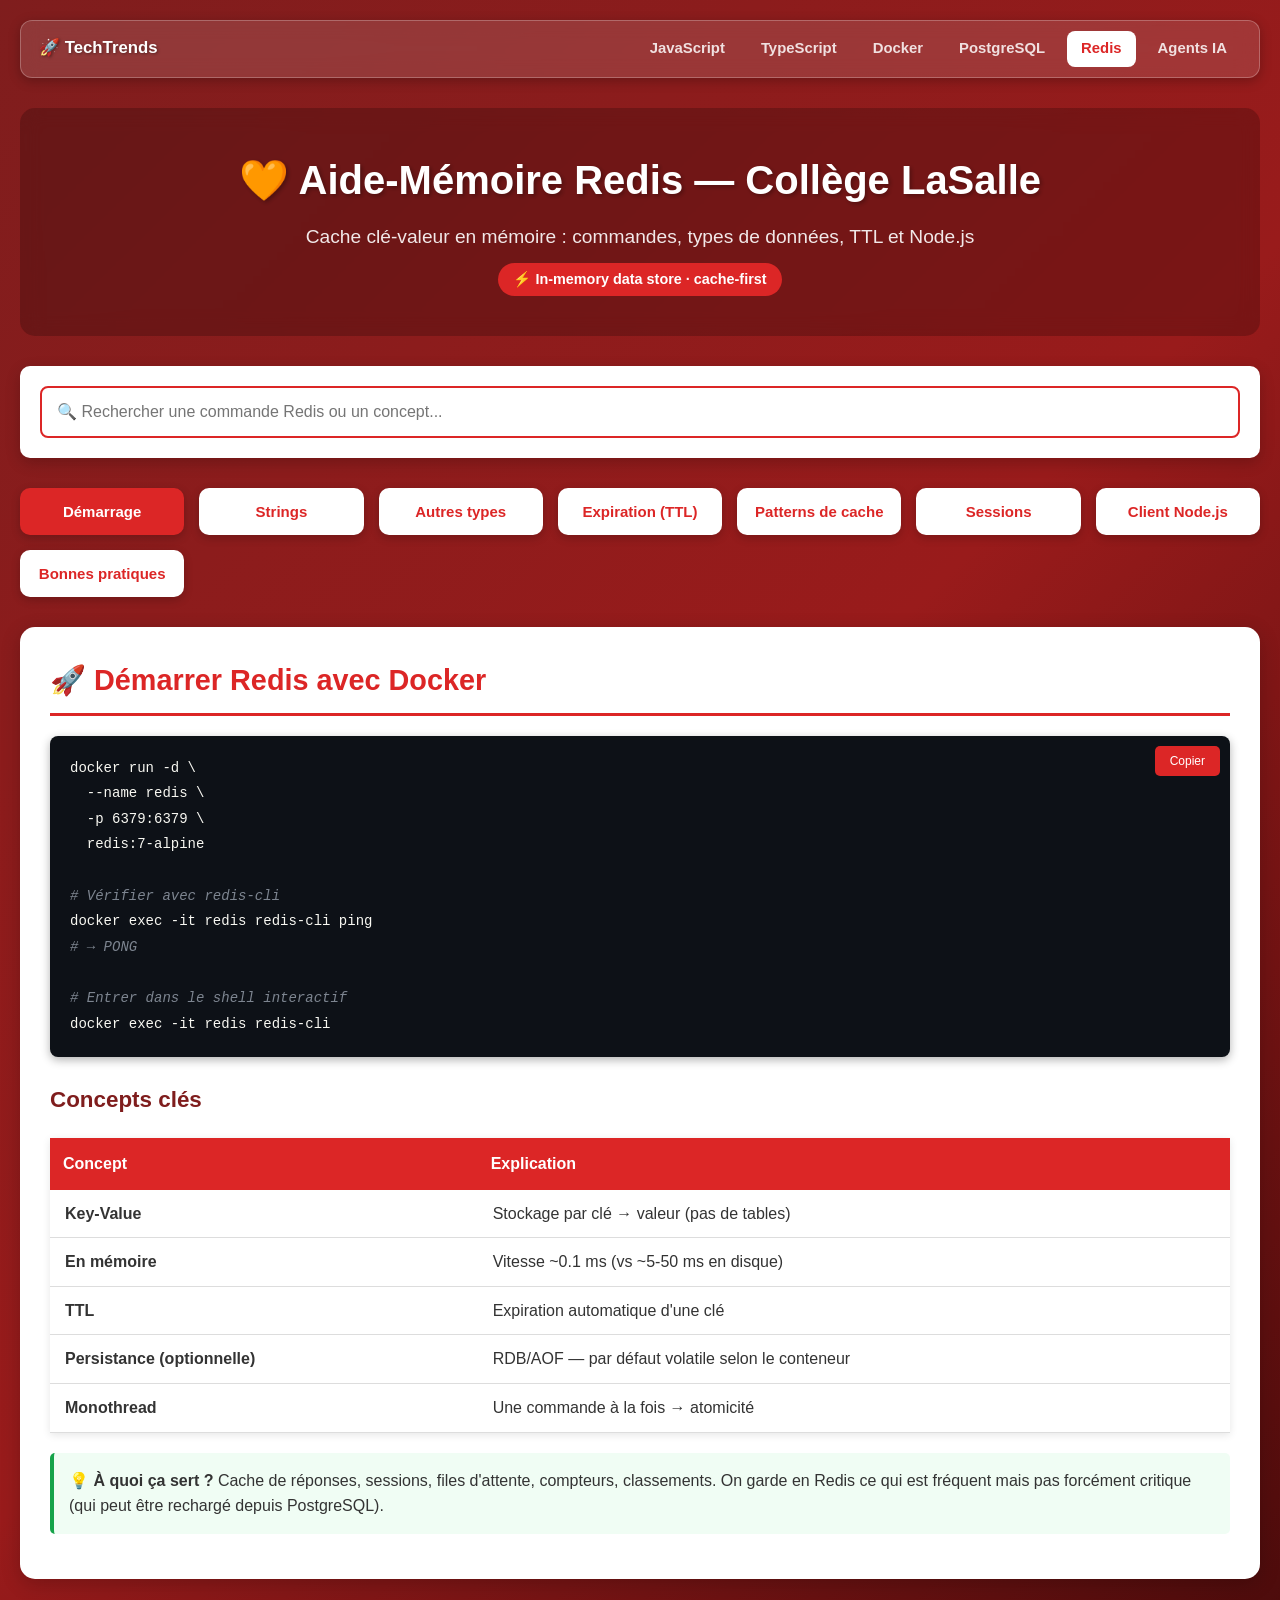
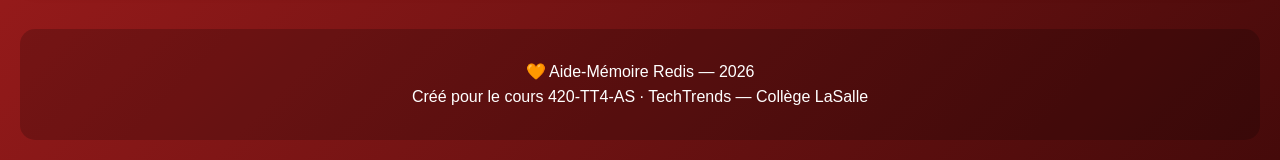
<file: Redis/index.html>
<!DOCTYPE html>
<html lang="fr">
<head>
    <meta charset="UTF-8">
    <meta name="viewport" content="width=device-width, initial-scale=1.0">
    <title>Aide-Mémoire Redis Interactif</title>
    <style>
        * { margin: 0; padding: 0; box-sizing: border-box; }

        body {
            font-family: 'Segoe UI', Tahoma, Geneva, Verdana, sans-serif;
            background: linear-gradient(135deg, #7f1d1d 0%, #991b1b 50%, #450a0a 100%);
            color: #333;
            line-height: 1.6;
        }

        .container { max-width: 1400px; margin: 0 auto; padding: 20px; }

        .tech-nav {
            display: flex;
            align-items: center;
            justify-content: space-between;
            flex-wrap: wrap;
            gap: 10px;
            background: rgba(255,255,255,0.12);
            backdrop-filter: blur(10px);
            border: 1px solid rgba(255,255,255,0.25);
            border-radius: 12px;
            padding: 10px 18px;
            margin-bottom: 30px;
            box-shadow: 0 3px 12px rgba(0,0,0,0.25);
        }
        .tech-nav .nav-logo { color: white; font-weight: 700; font-size: 1.05em; text-decoration: none; text-shadow: 1px 1px 3px rgba(0,0,0,0.4); }
        .tech-nav .nav-links { display: flex; flex-wrap: wrap; gap: 8px; }
        .tech-nav .nav-links a { color: rgba(255,255,255,0.85); text-decoration: none; padding: 5px 13px; border-radius: 8px; font-size: 0.93em; font-weight: 600; transition: all 0.25s; border: 1px solid transparent; }
        .tech-nav .nav-links a:hover { background: rgba(255,255,255,0.2); color: white; }
        .tech-nav .nav-links a.active { background: white; color: #dc2626; }

        header {
            text-align: center;
            color: white;
            padding: 40px 20px;
            margin-bottom: 30px;
            background: rgba(0,0,0,0.2);
            border-radius: 15px;
            backdrop-filter: blur(10px);
        }
        header h1 { font-size: 2.5em; margin-bottom: 10px; text-shadow: 2px 2px 4px rgba(0,0,0,0.3); }
        header p { font-size: 1.2em; opacity: 0.9; }
        header .badge { display: inline-block; background: #dc2626; color: white; padding: 5px 15px; border-radius: 20px; font-size: 0.9em; margin-top: 10px; font-weight: 600; }

        .search-box { background: white; padding: 20px; border-radius: 10px; margin-bottom: 30px; box-shadow: 0 5px 15px rgba(0,0,0,0.2); }
        .search-box input { width: 100%; padding: 15px; font-size: 16px; border: 2px solid #dc2626; border-radius: 8px; outline: none; transition: all 0.3s; }
        .search-box input:focus { border-color: #7f1d1d; box-shadow: 0 0 10px rgba(220, 38, 38, 0.3); }

        .nav-categories { display: grid; grid-template-columns: repeat(auto-fit, minmax(150px, 1fr)); gap: 15px; margin-bottom: 30px; }
        .category-btn { padding: 15px; background: white; border: none; border-radius: 10px; cursor: pointer; font-size: 15px; font-weight: 600; transition: all 0.3s; box-shadow: 0 3px 10px rgba(0,0,0,0.2); color: #dc2626; }
        .category-btn:hover { transform: translateY(-3px); box-shadow: 0 5px 15px rgba(0,0,0,0.3); background: #dc2626; color: white; }
        .category-btn.active { background: #dc2626; color: white; }

        .section { background: white; border-radius: 15px; padding: 30px; margin-bottom: 25px; box-shadow: 0 5px 20px rgba(0,0,0,0.2); display: none; animation: fadeIn 0.5s; }
        .section.active { display: block; }

        @keyframes fadeIn { from { opacity: 0; transform: translateY(20px); } to { opacity: 1; transform: translateY(0); } }

        .section h2 { color: #dc2626; margin-bottom: 20px; padding-bottom: 10px; border-bottom: 3px solid #dc2626; font-size: 1.8em; }
        .section h3 { color: #7f1d1d; margin-top: 25px; margin-bottom: 15px; font-size: 1.4em; }

        .code-block { background: #0d1117; color: #f8f8f2; padding: 20px; border-radius: 8px; margin: 15px 0; overflow-x: auto; position: relative; font-family: 'Cascadia Code', 'Consolas', 'Courier New', monospace; box-shadow: 0 3px 10px rgba(0,0,0,0.3); }
        .code-block code { font-size: 14px; line-height: 1.6; white-space: pre; }
        .copy-btn { position: absolute; top: 10px; right: 10px; background: #dc2626; color: white; border: none; padding: 8px 15px; border-radius: 5px; cursor: pointer; font-size: 12px; transition: all 0.3s; }
        .copy-btn:hover { background: #7f1d1d; }
        .copy-btn.copied { background: #28a745; }

        .example { background: #fef2f2; border-left: 4px solid #dc2626; padding: 15px; margin: 15px 0; border-radius: 5px; }
        .example strong { color: #7f1d1d; display: block; margin-bottom: 10px; }
        .note { background: #f0fdf4; border-left: 4px solid #16a34a; padding: 15px; margin: 15px 0; border-radius: 5px; }
        .warning { background: #fffbeb; border-left: 4px solid #d97706; padding: 15px; margin: 15px 0; border-radius: 5px; }

        table { width: 100%; border-collapse: collapse; margin: 20px 0; box-shadow: 0 2px 8px rgba(0,0,0,0.1); }
        table th { background: #dc2626; color: white; padding: 13px; text-align: left; }
        table td { padding: 11px 15px; border-bottom: 1px solid #ddd; }
        table tr:hover { background: #fef2f2; }

        .grid-2 { display: grid; grid-template-columns: repeat(auto-fit, minmax(300px, 1fr)); gap: 20px; margin: 20px 0; }
        .card { background: #f8f9fa; padding: 20px; border-radius: 10px; border-left: 4px solid #dc2626; }
        .card h4 { color: #dc2626; margin-bottom: 10px; }

        footer { text-align: center; color: white; padding: 30px; margin-top: 50px; background: rgba(0,0,0,0.2); border-radius: 15px; }

        .cmd { color: #ff5555; font-weight: bold; }
        .key { color: #f1fa8c; }
        .string { color: #a5d6ff; }
        .number { color: #bd93f9; }
        .comment { color: #7d8590; font-style: italic; }
        .fn { color: #ffcb6b; }
        .kw { color: #ff79c6; font-weight: bold; }
    </style>
</head>
<body>
<div class="container">
    <nav class="tech-nav">
        <a href="../index.html" class="nav-logo">🚀 TechTrends</a>
        <div class="nav-links">
            <a href="../JS/index.html">JavaScript</a>
            <a href="../TS/index.html">TypeScript</a>
            <a href="../Docker/index.html">Docker</a>
            <a href="../PostgreSQL/index.html">PostgreSQL</a>
            <a href="../Redis/index.html" class="active">Redis</a>
            <a href="../AgentIA/index.html">Agents IA</a>
        </div>
    </nav>

    <header>
        <h1>🧡 Aide-Mémoire Redis — Collège LaSalle</h1>
        <p>Cache clé-valeur en mémoire : commandes, types de données, TTL et Node.js</p>
        <span class="badge">⚡ In-memory data store · cache-first</span>
    </header>

    <div class="search-box">
        <input type="text" id="searchInput" placeholder="🔍 Rechercher une commande Redis ou un concept...">
    </div>

    <div class="nav-categories">
        <button class="category-btn active" data-category="demarrage">Démarrage</button>
        <button class="category-btn" data-category="strings">Strings</button>
        <button class="category-btn" data-category="types">Autres types</button>
        <button class="category-btn" data-category="ttl">Expiration (TTL)</button>
        <button class="category-btn" data-category="cache">Patterns de cache</button>
        <button class="category-btn" data-category="sessions">Sessions</button>
        <button class="category-btn" data-category="nodejs">Client Node.js</button>
        <button class="category-btn" data-category="bonnes">Bonnes pratiques</button>
    </div>

    <!-- DÉMARRAGE -->
    <section class="section active" data-section="demarrage">
        <h2>🚀 Démarrer Redis avec Docker</h2>
        <div class="code-block">
            <button class="copy-btn" onclick="copyCode(this)">Copier</button>
            <code>docker run -d \
  --name redis \
  -p 6379:6379 \
  redis:7-alpine

<span class="comment"># Vérifier avec redis-cli</span>
docker exec -it redis redis-cli ping
<span class="comment"># → PONG</span>

<span class="comment"># Entrer dans le shell interactif</span>
docker exec -it redis redis-cli</code>
        </div>

        <h3>Concepts clés</h3>
        <table>
            <tr><th>Concept</th><th>Explication</th></tr>
            <tr><td><strong>Key-Value</strong></td><td>Stockage par clé → valeur (pas de tables)</td></tr>
            <tr><td><strong>En mémoire</strong></td><td>Vitesse ~0.1 ms (vs ~5-50 ms en disque)</td></tr>
            <tr><td><strong>TTL</strong></td><td>Expiration automatique d'une clé</td></tr>
            <tr><td><strong>Persistance (optionnelle)</strong></td><td>RDB/AOF — par défaut volatile selon le conteneur</td></tr>
            <tr><td><strong>Monothread</strong></td><td>Une commande à la fois → atomicité</td></tr>
        </table>

        <div class="note">
            <strong>💡 À quoi ça sert ?</strong> Cache de réponses, sessions, files d'attente, compteurs,
            classements. On garde en Redis ce qui est fréquent mais pas forcément critique (qui peut
            être rechargé depuis PostgreSQL).
        </div>
    </section>

    <!-- STRINGS -->
    <section class="section" data-section="strings">
        <h2>📄 Les chaînes (Strings) — le type de base</h2>
        <div class="code-block">
            <button class="copy-btn" onclick="copyCode(this)">Copier</button>
            <code><span class="comment">127.0.0.1:6379&gt;</span>
<span class="cmd">SET</span> <span class="key">user:42</span> <span class="string">"luc"</span>     <span class="comment"># → OK</span>
<span class="cmd">GET</span> <span class="key">user:42</span>           <span class="comment"># → "luc"</span>
<span class="cmd">GET</span> <span class="key">inexistant</span>        <span class="comment"># → (nil)</span>
<span class="cmd">EXISTS</span> <span class="key">user:42</span>        <span class="comment"># → 1 (vrai)</span>
<span class="cmd">DEL</span> <span class="key">user:42</span>           <span class="comment"># → 1 (nombre de clés supprimées)</span>
<span class="cmd">SETNX</span> <span class="key">user:42</span> <span class="string">"luc"</span>  <span class="comment"># → 1 seulement si NON existante (SET if Not eXists)</span>

<span class="comment"># Compteurs / incrémentation (atomique !)</span>
<span class="cmd">INCR</span> <span class="key">compteur:vues</span>    <span class="comment"># → 1, puis 2, 3…</span>
<span class="cmd">INCRBY</span> <span class="key">stock:10</span> <span class="number">5</span>  <span class="comment"># incrémente de 5</span>
<span class="cmd">DECR</span> <span class="key">compteur:vues</span>    <span class="comment"># décrémente</span></code>
        </div>

        <div class="example">
            <strong>👉 Convention de nommage :</strong> séparateur <code>:</code> et clé structurée —
            <code>produit:42</code>, <code>session:abc123</code>, <code>cache:produits:rupture</code>
            comme si vous aviez un mini-système de « tables ».
        </div>
    </section>

    <!-- AUTRES TYPES -->
    <section class="section" data-section="types">
        <h2>🗂️ Les autres types de données</h2>

        <div class="grid-2">
            <div class="card">
                <h4>Hashes (dict)</h4>
                <p>Un objet : une clé → plusieurs champs/valeurs. Parfait pour une entité (produit, user).</p>
            </div>
            <div class="card">
                <h4>Lists</h4>
                <p>File ordonnée : messages récents, historique, queue FIFO.</p>
            </div>
            <div class="card">
                <h4>Sets</h4>
                <p>Collection unique, non ordonnée : tags, abonnés, membres.</p>
            </div>
            <div class="card">
                <h4>Sorted Sets</h4>
                <p>Collection triée par un score : classements, leaderboards.</p>
            </div>
        </div>

        <div class="code-block">
            <button class="copy-btn" onclick="copyCode(this)">Copier</button>
            <code><span class="comment">--- HASH : un objet produit ---</span>
<span class="cmd">HSET</span> <span class="key">produit:10</span> nom <span class="string">"Laptop"</span> prix <span class="number">999</span> stock <span class="number">5</span>
<span class="cmd">HGET</span> <span class="key">produit:10</span> nom        <span class="comment"># → "Laptop"</span>
<span class="cmd">HGETALL</span> <span class="key">produit:10</span>         <span class="comment"># tous les champs</span>
<span class="cmd">HINCRBY</span> <span class="key">produit:10</span> stock -1  <span class="comment"># décrémente le stock de 1</span>

<span class="comment">--- LIST : notifications récentes ---</span>
<span class="cmd">LPUSH</span> <span class="key">notifs:42</span> <span class="string">"commande livrée"</span>  <span class="comment"># empile à gauche</span>
<span class="cmd">LRANGE</span> <span class="key">notifs:42</span> <span class="number">0</span> <span class="number">-1</span>     <span class="comment"># tout lister</span>
<span class="cmd">LLEN</span> <span class="key">notifs:42</span>          <span class="comment"># longueur</span>

<span class="comment">--- SET : tags de tags uniques ---</span>
<span class="cmd">SADD</span> <span class="key">tags</span> <span class="string">"ia"</span> <span class="string">"web"</span> <span class="string">"docker"</span>
<span class="cmd">SMEMBERS</span> <span class="key">tags</span>          <span class="comment"># les membres</span>
<span class="cmd">SISMEMBER</span> <span class="key">tags</span> <span class="string">"ia"</span>  <span class="comment"># → 1</span>

<span class="comment">--- SORTED SET : classement des formations ---</span>
<span class="cmd">ZADD</span> <span class="key">classement</span> <span class="number">98</span> <span class="string">"luc"</span> <span class="number">87</span> <span class="string">"maya"</span> <span class="number">92</span> <span class="string">"sami"</span>
<span class="cmd">ZRANGE</span> <span class="key">classement</span> <span class="number">0</span> <span class="number">-1</span> <span class="cmd">REV</span>           <span class="comment"># du plus haut au plus bas</span>
<span class="cmd">ZSCORE</span> <span class="key">classement</span> <span class="string">"maya"</span>   <span class="comment"># → 87</span></code>
        </div>

        <div class="note">
            <strong>💡 Quel type choisir ?</strong>
            <table>
                <tr><th>Besoin</th><th>Type</th></tr>
                <tr><td>Un champ modifiable</td><td>String</td></tr>
                <tr><td>Une entité (objet)</td><td>Hash</td></tr>
                <tr><td>Ordre / file / historique</td><td>List</td></tr>
                <tr><td>Uniques pas ordonnés</td><td>Set</td></tr>
                <tr><td>Tri par score</td><td>Sorted Set</td></tr>
            </table>
        </div>
    </section>

    <!-- TTL -->
    <section class="section" data-section="ttl">
        <h2>⏱️ L'expiration (TTL) — le cœur du cache</h2>
        <div class="code-block">
            <button class="copy-btn" onclick="copyCode(this)">Copier</button>
            <code><span class="cmd">SET</span> <span class="key">cache:produits</span> <span class="string">"...json..."</span> <span class="cmd">EX</span> <span class="number">300</span>  <span class="comment"># expire après 300 s</span>

<span class="comment"># Ou avec une commande séparée :</span>
<span class="cmd">SET</span> <span class="key">cache:produits</span> <span class="string">"...json..."</span>
<span class="cmd">EXPIRE</span> <span class="key">cache:produits</span> <span class="number">300</span>

<span class="comment"># Vérifier / enlever l'expiration</span>
<span class="cmd">TTL</span> <span class="key">cache:produits</span>      <span class="comment"># secondes restantes (-1 = jamais, -2 = n'existe pas)</span>
<span class="cmd">PERSIST</span> <span class="key">cache:produits</span>  <span class="comment"># enlève le TTL</span>
<span class="cmd">SET</span> <span class="key">cache:produits</span> <span class="string">".."</span> <span class="cmd">KEEPTTL</span>  <span class="comment"># set sans changer le TTL</span></code>
        </div>

        <div class="warning">
            <strong>⚠️ Pourquoi un TTL ?</strong> Sans TTL, les clés de cache s'accumulent sans fin et
            Redis finit par sortir des données selon la politique d'éviction. Un cache avec TTL = données
            toujours assez fraîches + mémoire maîtrisée.
        </div>
    </section>

    <!-- PATTERNS DE CACHE -->
    <section class="section" data-section="cache">
        <h2>🧩 Patterns de cache</h2>

        <h3>Cache-Aside (le plus courant : on lit d'abord le cache)</h3>
        <div class="code-block">
            <button class="copy-btn" onclick="copyCode(this)">Copier</button>
            <code><span class="comment">// GET /api/produits/en-rupture</span>
async <span class="kw">function</span> <span class="fn">produitsEnRupture</span>() {
  <span class="kw">const</span> KEY = <span class="string">'cache:produits:en-rupture'</span>;

  <span class="comment">// 1. Lire le cache</span>
  <span class="kw">const</span> cached = <span class="kw">await</span> redis.get(KEY);
  <span class="kw">if</span> (cached) {
    <span class="kw">return</span> <span class="fn">JSON.parse</span>(cached);   <span class="comment">// ✅ cache HIT</span>
  }

  <span class="comment">// 2. Cache MISS → aller en base</span>
  <span class="kw">const</span> rows = <span class="kw">await</span> pool.query(
    <span class="string">`SELECT id, nom, prix FROM produits WHERE stock = 0 ORDER BY nom`</span>
  );

  <span class="comment">// 3. Remplir le cache avec un TTL</span>
  <span class="kw">await</span> redis.setEx(KEY, <span class="number">60</span>, <span class="fn">JSON.stringify</span>(rows.rows));

  <span class="kw">return</span> rows.rows;
}</code>
        </div>

        <h3>Invalidation : on efface le cache quand on écrit en base</h3>
        <div class="code-block">
            <button class="copy-btn" onclick="copyCode(this)">Copier</button>
            <code><span class="kw">async function</span> <span class="fn">supprimerProduit</span>(id) {
  <span class="kw">await</span> pool.query(<span class="string">'DELETE FROM produits WHERE id = $1'</span>, [id]);

  <span class="comment">// 🔥 Invalidation ciblée : la clé du détail du produit</span>
  <span class="kw">await</span> redis.del(<span class="string">`cache:produit:${id}`</span>);
  <span class="comment">// 🔥 + la liste affichée (une invalidation de liste = simple)</span>
  <span class="kw">await</span> redis.del(<span class="string">'cache:produits:en-rupture'</span>);
}</code>
        </div>

        <table>
            <tr><th>Pattern</th><th>Principe</th><th>Quand ?</th></tr>
            <tr><td><strong>Cache-Aside</strong></td><td>On lit cache → sinon base → on remplit</td><td>Lectures fréquentes (listes, détails)</td></tr>
            <tr><td><strong>Write-Through</strong></td><td>On écrit base + cache ensemble</td><td>Données très lues après écriture</td></tr>
            <tr><td><strong>Stampede / Thundering Herd</strong></td><td>Éviter que 100 clients refassent la même requête DB au MISS</td><td>Clés populaires qui expirent</td></tr>
        </table>

        <div class="warning">
            <strong>⚠️ Invalidation = SUJET D'EXAMEN :</strong> un cache « non invalidé » renvoie des
            données périmées. Règle : à chaque write DB qui impacte une vue, effacez la clé correspondante.
        </div>
    </section>

    <!-- SESSIONS -->
    <section class="section" data-section="sessions">
        <h2>🔑 Sessions utilisateur</h2>
        <div class="code-block">
            <button class="copy-btn" onclick="copyCode(this)">Copier</button>
            <code><span class="comment">// Au login : créer la session</span>
<span class="kw">const</span> sessionId = <span class="fn">crypto.randomUUID</span>();
<span class="kw">await</span> redis.setEx(
  <span class="string">`session:${sessionId}`</span>,          <span class="comment">// clé</span>
  <span class="number">3600</span>,                              <span class="comment">// 1 heure d'expiration</span>
  <span class="fn">JSON.stringify</span>({ userId: user.id, role: user.role })
);
res.cookie(<span class="string">'session'</span>, sessionId, { httpOnly: <span class="kw">true</span> });

<span class="comment">// À chaque requête protégée :</span>
<span class="kw">const</span> data = <span class="kw">await</span> redis.get(<span class="string">`session:${sessionId}`</span>);
<span class="kw">if</span> (!data) <span class="kw">return</span> res.status(<span class="number">401</span>).json({ error: <span class="string">'Session expirée'</span> });

<span class="comment">// Au logout :</span>
<span class="kw">await</span> redis.del(<span class="string">`session:${sessionId}`</span>);</code>
        </div>

        <div class="note">
            <strong>💡 Pourquoi Redis pour les sessions ?</strong> Les sessions HTTP sont volatiles et
            distribuées : aucun besoin de PostgreSQL (données durables) ; Redis est idéal pour du
            temporaire rapide + le TTL gère l'expiration automatiquement.
        </div>
    </section>

    <!-- CLIENT NODE.JS -->
    <section class="section" data-section="nodejs">
        <h2>🔌 Client Node.js (redis npm)</h2>
        <div class="code-block">
            <button class="copy-btn" onclick="copyCode(this)">Copier</button>
            <code>npm install redis</code>
        </div>
        <div class="code-block">
            <button class="copy-btn" onclick="copyCode(this)">Copier</button>
            <code><span class="kw">import</span> { createClient } <span class="kw">from</span> <span class="string">'redis'</span>;
<span class="kw">import</span> dotenv <span class="kw">from</span> <span class="string">'dotenv'</span>;
dotenv.config();

<span class="kw">export const</span> redis = <span class="fn">createClient</span>({ url: process.env.REDIS_URL });
<span class="kw">await</span> redis.connect();
redis.on(<span class="string">'error'</span>, err =&gt; console.error(<span class="string">'Redis error:'</span>, err));

<span class="comment">// Méthodes principales (équivalent des commandes)</span>
<span class="kw">await</span> redis.set(<span class="string">'cle'</span>, <span class="string">'valeur'</span>);
<span class="kw">await</span> redis.setEx(<span class="string">'cle'</span>, <span class="number">60</span>, <span class="string">'expire dans 60s'</span>);
<span class="kw">await</span> redis.get(<span class="string">'cle'</span>);            <span class="comment">// → "valeur" | null</span>
<span class="kw">await</span> redis.del(<span class="string">'cle'</span>);
<span class="kw">await</span> redis.incr(<span class="string">'compteur'</span>);
<span class="kw">await</span> redis.ttl(<span class="string">'cle'</span>);            <span class="comment">// → secondes restantes</span>
<span class="kw">await</span> redis.hGetAll(<span class="string">'produit:10'</span>);
<span class="kw">await</span> redis.lRange(<span class="string">'notifs:1'</span>, <span class="number">0</span>, -<span class="number">1</span>);
<span class="kw">await</span> redis.flushDb();              <span class="comment">// 🚨 vide tout (dev only)</span></code>
        </div>

        <div class="warning">
            <strong>⚠️ Rappel Docker :</strong> URL <code>redis://redis:6379</code> dans le réseau Compose,
            <code>redis://localhost:6379</code> depuis l'hôte. Toujours lire depuis <code>.env</code>.
        </div>
    </section>

    <!-- BONNES PRATIQUES -->
    <section class="section" data-section="bonnes">
        <h2>✅ Bonnes pratiques Redis</h2>
        <table>
            <tr><th>Pratique</th><th>Pourquoi / exemple</th></tr>
            <tr><td>Toujours un TTL pour le cache</td><td>Évite l'accumulation et le périmé</td></tr>
            <tr><td>Nommer les clés <code>domaine:id</code></td><td>Lisibilité et organisation</td></tr>
            <tr><td>Éviter clés géantes</td><td>Un seul <code>GET</code> bloque Redis (monothread)</td></tr>
            <tr><td>Hashes pour les entités</td><td>Plus compact que 1 clé par champ</td></tr>
            <tr><td>Invalidation systématique au write</td><td>Cache-Aside cohérent</td></tr>
            <tr><td>Ne pas y mettre les données critiques</td><td>PostgreSQL reste la source de vérité durable</td></tr>
            <tr><td><code>KEYS *</code> interdit en prod</td><td>Bloque tout Redis — utiliser SCAN</td></tr>
        </table>

        <div class="example">
            <strong>👉 En TP4 :</strong> vous mettrez en cache les réponses GET de votre API REST
            (produits en rupture, détails produit) et les sessions. Si la BDD tombe, le cache continue de
            servir les données → c'est la démonstration « performance + résilience ».
        </div>
    </section>

    <footer>
        <p>🧡 Aide-Mémoire Redis — 2026</p>
        <p>Créé pour le cours 420-TT4-AS · TechTrends — Collège LaSalle</p>
    </footer>
</div>

<script>
    const categoryButtons = document.querySelectorAll('.category-btn');
    const sections = document.querySelectorAll('.section');

    categoryButtons.forEach(button => {
        button.addEventListener('click', () => {
            const category = button.dataset.category;
            categoryButtons.forEach(btn => btn.classList.remove('active'));
            button.classList.add('active');
            sections.forEach(section => {
                if (section.dataset.section === category) { section.classList.add('active'); }
                else { section.classList.remove('active'); }
            });
            window.scrollTo({ top: 0, behavior: 'smooth' });
        });
    });

    const searchInput = document.getElementById('searchInput');
    searchInput.addEventListener('input', (e) => {
        const searchTerm = e.target.value.toLowerCase();
        if (searchTerm === '') return;
        sections.forEach(section => {
            if (section.textContent.toLowerCase().includes(searchTerm)) { section.classList.add('active'); }
            else { section.classList.remove('active'); }
        });
    });

    function copyCode(button) {
        const codeBlock = button.nextElementSibling;
        const code = codeBlock.textContent;
        navigator.clipboard.writeText(code).then(() => {
            const originalText = button.textContent;
            button.textContent = '✓ Copié!';
            button.classList.add('copied');
            setTimeout(() => { button.textContent = originalText; button.classList.remove('copied'); }, 2000);
        }).catch(err => {
            console.error('Erreur de copie:', err);
            button.textContent = '❌ Erreur';
            setTimeout(() => { button.textContent = 'Copier'; }, 2000);
        });
    }

    document.addEventListener('keyup', (e) => {
        if (e.key === 'Escape') {
            searchInput.value = '';
            categoryButtons[0].click();
        }
    });
</script>
</body>
</html>
</file>
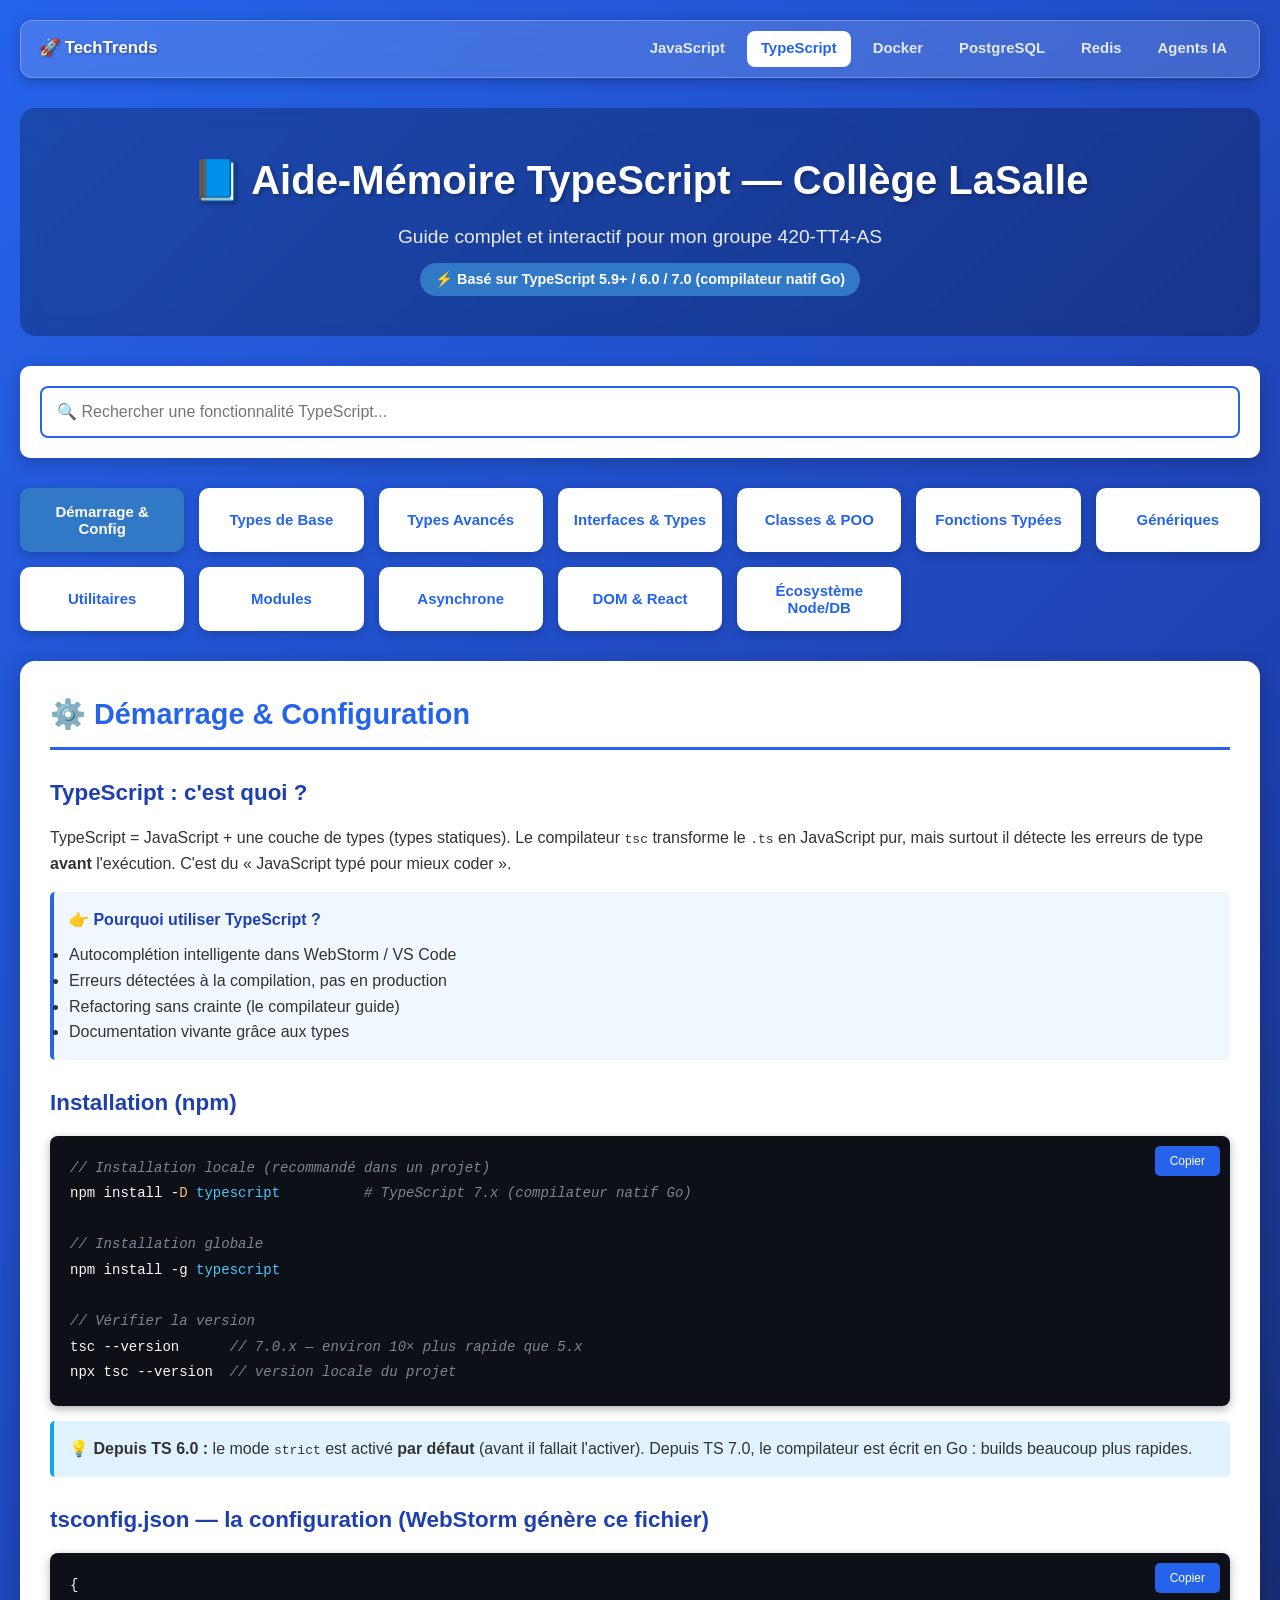
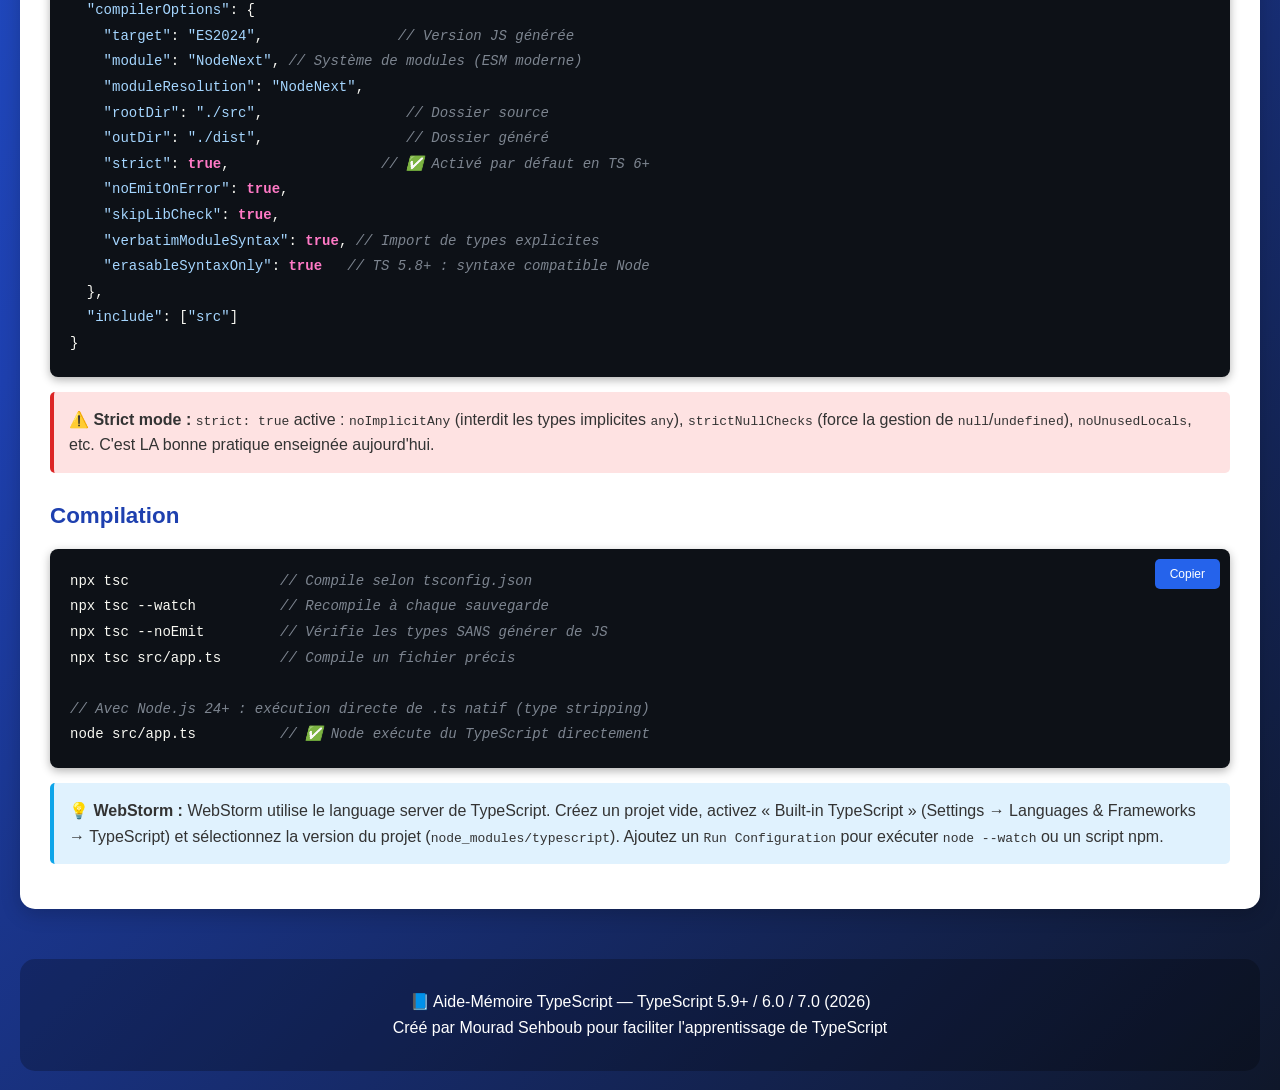
<file: TS/index.html>
<!DOCTYPE html>
<html lang="fr">
<head>
    <meta charset="UTF-8">
    <meta name="viewport" content="width=device-width, initial-scale=1.0">
    <title>Aide-Mémoire TypeScript Interactif</title>
    <style>
        * {
            margin: 0;
            padding: 0;
            box-sizing: border-box;
        }

        body {
            font-family: 'Segoe UI', Tahoma, Geneva, Verdana, sans-serif;
            background: linear-gradient(135deg, #2563eb 0%, #1e40af 50%, #0f172a 100%);
            color: #333;
            line-height: 1.6;
        }

        .container {
            max-width: 1400px;
            margin: 0 auto;
            padding: 20px;
        }

        header {
            text-align: center;
            color: white;
            padding: 40px 20px;
            margin-bottom: 30px;
            background: rgba(0,0,0,0.25);
            border-radius: 15px;
            backdrop-filter: blur(10px);
        }

        header h1 {
            font-size: 2.5em;
            margin-bottom: 10px;
            text-shadow: 2px 2px 4px rgba(0,0,0,0.3);
        }

        header p {
            font-size: 1.2em;
            opacity: 0.9;
        }

        header .badge {
            display: inline-block;
            background: #3178c6;
            color: white;
            padding: 5px 15px;
            border-radius: 20px;
            font-size: 0.9em;
            margin-top: 10px;
            font-weight: 600;
        }

        .search-box {
            background: white;
            padding: 20px;
            border-radius: 10px;
            margin-bottom: 30px;
            box-shadow: 0 5px 15px rgba(0,0,0,0.2);
        }

        .search-box input {
            width: 100%;
            padding: 15px;
            font-size: 16px;
            border: 2px solid #2563eb;
            border-radius: 8px;
            outline: none;
            transition: all 0.3s;
        }

        .search-box input:focus {
            border-color: #3178c6;
            box-shadow: 0 0 10px rgba(37, 99, 235, 0.3);
        }

        .nav-categories {
            display: grid;
            grid-template-columns: repeat(auto-fit, minmax(160px, 1fr));
            gap: 15px;
            margin-bottom: 30px;
        }

        .category-btn {
            padding: 15px;
            background: white;
            border: none;
            border-radius: 10px;
            cursor: pointer;
            font-size: 15px;
            font-weight: 600;
            transition: all 0.3s;
            box-shadow: 0 3px 10px rgba(0,0,0,0.2);
            color: #2563eb;
        }

        .category-btn:hover {
            transform: translateY(-3px);
            box-shadow: 0 5px 15px rgba(0,0,0,0.3);
            background: #3178c6;
            color: white;
        }

        .category-btn.active {
            background: #3178c6;
            color: white;
        }

        .section {
            background: white;
            border-radius: 15px;
            padding: 30px;
            margin-bottom: 25px;
            box-shadow: 0 5px 20px rgba(0,0,0,0.2);
            display: none;
            animation: fadeIn 0.5s;
        }

        .section.active {
            display: block;
        }

        @keyframes fadeIn {
            from {
                opacity: 0;
                transform: translateY(20px);
            }
            to {
                opacity: 1;
                transform: translateY(0);
            }
        }

        .section h2 {
            color: #2563eb;
            margin-bottom: 20px;
            padding-bottom: 10px;
            border-bottom: 3px solid #2563eb;
            font-size: 1.8em;
        }

        .section h3 {
            color: #1e40af;
            margin-top: 25px;
            margin-bottom: 15px;
            font-size: 1.4em;
        }

        .code-block {
            background: #0d1117;
            color: #f8f8f2;
            padding: 20px;
            border-radius: 8px;
            margin: 15px 0;
            overflow-x: auto;
            position: relative;
            font-family: 'Cascadia Code', 'Consolas', 'Courier New', monospace;
            box-shadow: 0 3px 10px rgba(0,0,0,0.3);
        }

        .code-block code {
            font-size: 14px;
            line-height: 1.6;
            white-space: pre;
        }

        .copy-btn {
            position: absolute;
            top: 10px;
            right: 10px;
            background: #2563eb;
            color: white;
            border: none;
            padding: 8px 15px;
            border-radius: 5px;
            cursor: pointer;
            font-size: 12px;
            transition: all 0.3s;
        }

        .copy-btn:hover {
            background: #3178c6;
        }

        .copy-btn.copied {
            background: #28a745;
        }

        .example {
            background: #f0f7ff;
            border-left: 4px solid #2563eb;
            padding: 15px;
            margin: 15px 0;
            border-radius: 5px;
        }

        .example strong {
            color: #1e40af;
            display: block;
            margin-bottom: 10px;
        }

        .note {
            background: #e0f2fe;
            border-left: 4px solid #0ea5e9;
            padding: 15px;
            margin: 15px 0;
            border-radius: 5px;
        }

        .warning {
            background: #fee2e2;
            border-left: 4px solid #dc2626;
            padding: 15px;
            margin: 15px 0;
            border-radius: 5px;
        }

        .success {
            background: #dcfce7;
            border-left: 4px solid #16a34a;
            padding: 15px;
            margin: 15px 0;
            border-radius: 5px;
        }

        table {
            width: 100%;
            border-collapse: collapse;
            margin: 20px 0;
            box-shadow: 0 2px 8px rgba(0,0,0,0.1);
        }

        table th {
            background: #2563eb;
            color: white;
            padding: 15px;
            text-align: left;
        }

        table td {
            padding: 12px 15px;
            border-bottom: 1px solid #ddd;
        }

        table tr:hover {
            background: #f0f7ff;
        }

        .grid-2 {
            display: grid;
            grid-template-columns: repeat(auto-fit, minmax(300px, 1fr));
            gap: 20px;
            margin: 20px 0;
        }

        .card {
            background: #f8f9fa;
            padding: 20px;
            border-radius: 10px;
            border-left: 4px solid #2563eb;
        }

        .card h4 {
            color: #2563eb;
            margin-bottom: 10px;
        }

        footer {
            text-align: center;
            color: white;
            padding: 30px;
            margin-top: 50px;
            background: rgba(0,0,0,0.25);
            border-radius: 15px;
        }

        .keyword { color: #ff79c6; font-weight: bold; }
        .type { color: #4fc3f7; }
        .string { color: #a5d6ff; }
        .number { color: #bd93f9; }
        .comment { color: #7d8590; font-style: italic; }
        .function { color: #8be9fd; }
        .template { color: #ffb86c; }
        .error { color: #ff5c5c; font-weight: bold; }
        .ok { color: #50fa7b; font-weight: bold; }

        .tech-nav {
            display: flex;
            align-items: center;
            justify-content: space-between;
            flex-wrap: wrap;
            gap: 10px;
            background: rgba(255,255,255,0.15);
            backdrop-filter: blur(10px);
            border: 1px solid rgba(255,255,255,0.25);
            border-radius: 12px;
            padding: 10px 18px;
            margin-bottom: 30px;
            box-shadow: 0 3px 12px rgba(0,0,0,0.25);
        }

        .tech-nav .nav-logo {
            color: white;
            font-weight: 700;
            font-size: 1.05em;
            text-decoration: none;
            text-shadow: 1px 1px 3px rgba(0,0,0,0.4);
        }

        .tech-nav .nav-links { display: flex; flex-wrap: wrap; gap: 8px; }

        .tech-nav .nav-links a {
            color: rgba(255,255,255,0.85);
            text-decoration: none;
            padding: 5px 13px;
            border-radius: 8px;
            font-size: 0.93em;
            font-weight: 600;
            transition: all 0.25s;
            border: 1px solid transparent;
        }

        .tech-nav .nav-links a:hover {
            background: rgba(255,255,255,0.2);
            color: white;
        }

        .tech-nav .nav-links a.active {
            background: white;
            color: #2563eb;
        }
    </style>
</head>
<body>
<div class="container">
    <nav class="tech-nav">
        <a href="../index.html" class="nav-logo">🚀 TechTrends</a>
        <div class="nav-links">
            <a href="../JS/index.html">JavaScript</a>
            <a href="../TS/index.html" class="active">TypeScript</a>
            <a href="../Docker/index.html">Docker</a>
            <a href="../PostgreSQL/index.html">PostgreSQL</a>
            <a href="../Redis/index.html">Redis</a>
            <a href="../AgentIA/index.html">Agents IA</a>
        </div>
    </nav>
    <header>
        <h1>📘 Aide-Mémoire TypeScript — Collège LaSalle</h1>
        <p>Guide complet et interactif pour mon groupe 420-TT4-AS</p>
        <span class="badge">⚡ Basé sur TypeScript 5.9+ / 6.0 / 7.0 (compilateur natif Go)</span>
    </header>

    <div class="search-box">
        <input type="text" id="searchInput" placeholder="🔍 Rechercher une fonctionnalité TypeScript...">
    </div>

    <div class="nav-categories">
        <button class="category-btn active" data-category="setup">Démarrage & Config</button>
        <button class="category-btn" data-category="types-base">Types de Base</button>
        <button class="category-btn" data-category="types-avances">Types Avancés</button>
        <button class="category-btn" data-category="interfaces">Interfaces & Types</button>
        <button class="category-btn" data-category="classes">Classes & POO</button>
        <button class="category-btn" data-category="fonctions">Fonctions Typées</button>
        <button class="category-btn" data-category="generics">Génériques</button>
        <button class="category-btn" data-category="utilitaires">Utilitaires</button>
        <button class="category-btn" data-category="modules">Modules</button>
        <button class="category-btn" data-category="async">Asynchrone</button>
        <button class="category-btn" data-category="dom-react">DOM & React</button>
        <button class="category-btn" data-category="ecosysteme">Écosystème Node/DB</button>
    </div>

    <!-- SECTION DÉMARRAGE & CONFIGURATION -->
    <section class="section active" data-section="setup">
        <h2>⚙️ Démarrage & Configuration</h2>

        <h3>TypeScript : c'est quoi ?</h3>
        <p>
            TypeScript = JavaScript + une couche de types (types statiques). Le compilateur <code>tsc</code>
            transforme le <code>.ts</code> en JavaScript pur, mais surtout il détecte les erreurs de type
            <strong>avant</strong> l'exécution. C'est du « JavaScript typé pour mieux coder ».
        </p>
        <div class="example">
            <strong>👉 Pourquoi utiliser TypeScript ?</strong>
            <ul>
                <li>Autocomplétion intelligente dans WebStorm / VS Code</li>
                <li>Erreurs détectées à la compilation, pas en production</li>
                <li>Refactoring sans crainte (le compilateur guide)</li>
                <li>Documentation vivante grâce aux types</li>
            </ul>
        </div>

        <h3>Installation (npm)</h3>
        <div class="code-block">
            <button class="copy-btn" onclick="copyCode(this)">Copier</button>
            <code><span class="comment">// Installation locale (recommandé dans un projet)</span>
npm install -<span class="template">D</span> <span class="type">typescript</span>          <span class="comment"># TypeScript 7.x (compilateur natif Go)</span>

<span class="comment">// Installation globale</span>
npm install -g <span class="type">typescript</span>

<span class="comment">// Vérifier la version</span>
tsc --version      <span class="comment">// 7.0.x — environ 10× plus rapide que 5.x</span>
npx tsc --version  <span class="comment">// version locale du projet</span></code>
        </div>

        <div class="note">
            <strong>💡 Depuis TS 6.0 :</strong> le mode <code>strict</code> est activé <strong>par défaut</strong>
            (avant il fallait l'activer). Depuis TS 7.0, le compilateur est écrit en Go : builds beaucoup plus rapides.
        </div>

        <h3>tsconfig.json — la configuration (WebStorm génère ce fichier)</h3>
        <div class="code-block">
            <button class="copy-btn" onclick="copyCode(this)">Copier</button>
            <code>{
  <span class="string">"compilerOptions"</span>: {
    <span class="string">"target"</span>: <span class="string">"ES2024"</span>,                <span class="comment">// Version JS générée</span>
    <span class="string">"module"</span>: <span class="string">"NodeNext"</span>, <span class="comment">// Système de modules (ESM moderne)</span>
    <span class="string">"moduleResolution"</span>: <span class="string">"NodeNext"</span>,
    <span class="string">"rootDir"</span>: <span class="string">"./src"</span>,                 <span class="comment">// Dossier source</span>
    <span class="string">"outDir"</span>: <span class="string">"./dist"</span>,                 <span class="comment">// Dossier généré</span>
    <span class="string">"strict"</span>: <span class="keyword">true</span>,                  <span class="comment">// ✅ Activé par défaut en TS 6+</span>
    <span class="string">"noEmitOnError"</span>: <span class="keyword">true</span>,
    <span class="string">"skipLibCheck"</span>: <span class="keyword">true</span>,
    <span class="string">"verbatimModuleSyntax"</span>: <span class="keyword">true</span>, <span class="comment">// Import de types explicites</span>
    <span class="string">"erasableSyntaxOnly"</span>: <span class="keyword">true</span>   <span class="comment">// TS 5.8+ : syntaxe compatible Node</span>
  },
  <span class="string">"include"</span>: [<span class="string">"src"</span>]
}</code>
        </div>

        <div class="warning">
            <strong>⚠️ Strict mode :</strong> <code>strict: true</code> active : <code>noImplicitAny</code>
            (interdit les types implicites <code>any</code>), <code>strictNullChecks</code> (force la gestion de
            <code>null</code>/<code>undefined</code>), <code>noUnusedLocals</code>, etc. C'est LA bonne pratique
            enseignée aujourd'hui.
        </div>

        <h3>Compilation</h3>
        <div class="code-block">
            <button class="copy-btn" onclick="copyCode(this)">Copier</button>
            <code>npx tsc                  <span class="comment">// Compile selon tsconfig.json</span>
npx tsc --watch          <span class="comment">// Recompile à chaque sauvegarde</span>
npx tsc --noEmit         <span class="comment">// Vérifie les types SANS générer de JS</span>
npx tsc src/app.ts       <span class="comment">// Compile un fichier précis</span>

<span class="comment">// Avec Node.js 24+ : exécution directe de .ts natif (type stripping)</span>
node src/app.ts          <span class="comment">// ✅ Node exécute du TypeScript directement</span></code>
        </div>

        <div class="note">
            <strong>💡 WebStorm :</strong> WebStorm utilise le language server de TypeScript. Créez un projet vide,
            activez « Built-in TypeScript » (Settings → Languages & Frameworks → TypeScript) et sélectionnez la
            version du projet (<code>node_modules/typescript</code>). Ajoutez un <code>Run Configuration</code>
            pour exécuter <code>node --watch</code> ou un script npm.
        </div>
    </section>

    <!-- SECTION TYPES DE BASE -->
    <section class="section" data-section="types-base">
        <h2>🔤 Types de Base</h2>

        <h3>Annotations de types</h3>
        <div class="code-block">
            <button class="copy-btn" onclick="copyCode(this)">Copier</button>
            <code><span class="keyword">let</span> montant: <span class="type">number</span> = <span class="number">42</span>;
<span class="keyword">let</span> nom: <span class="type">string</span> = <span class="string">'Alice'</span>;
<span class="keyword">let</span> actif: <span class="type">boolean</span> = <span class="keyword">true</span>;

<span class="comment">// L'inférence : TS devine le type automatiquement</span>
<span class="keyword">const</span> prix = <span class="number">99.99</span>;      <span class="comment">// type inféré : number</span>
<span class="keyword">const</span> titre = <span class="string">'React'</span>;  <span class="comment">// type inféré : string</span>

<span class="comment">// ✅ Prioriser l'inférence sauf pour les fonctions/API</span></code>
        </div>

        <h3>Tableau des types primitifs</h3>
        <table>
            <tr>
                <th>Type</th>
                <th>Description</th>
                <th>Exemple</th>
            </tr>
            <tr>
                <td><code>string</code></td>
                <td>Chaîne de caractères</td>
                <td><code>'Bonjour', "Hello", `Template`</code></td>
            </tr>
            <tr>
                <td><code>number</code></td>
                <td>Nombre (entier ou décimal)</td>
                <td><code>42, 3.14, -10, 1e6</code></td>
            </tr>
            <tr>
                <td><code>boolean</code></td>
                <td>Vrai / faux</td>
                <td><code>true, false</code></td>
            </tr>
            <tr>
                <td><code>bigint</code></td>
                <td>Grands entiers (&gt; 2^53)</td>
                <td><code>12345678901234567890n</code></td>
            </tr>
            <tr>
                <td><code>symbol</code></td>
                <td>Identifiant unique</td>
                <td><code>Symbol('id')</code></td>
            </tr>
            <tr>
                <td><code>null</code></td>
                <td>Absence volontaire de valeur</td>
                <td><code>null</code></td>
            </tr>
            <tr>
                <td><code>undefined</code></td>
                <td>Variable jamais initialisée</td>
                <td><code>undefined</code></td>
            </tr>
            <tr>
                <td><code>any</code></td>
                <td>Éteint le typage (⚠️ à éviter)</td>
                <td><code>let x: any = 42;</code></td>
            </tr>
            <tr>
                <td><code>unknown</code></td>
                <td>Type inconnu — à vérifier avant usage</td>
                <td><code>let x: unknown = data;</code></td>
            </tr>
            <tr>
                <td><code>never</code></td>
                <td>Ne retourne jamais (erreur/exception)</td>
                <td><code>function err(): never { throw ... }</code></td>
            </tr>
            <tr>
                <td><code>void</code></td>
                <td>Ne retourne rien</td>
                <td><code>function log(): void {}</code></td>
            </tr>
        </table>

        <h3>Tableaux</h3>
        <div class="code-block">
            <button class="copy-btn" onclick="copyCode(this)">Copier</button>
            <code><span class="comment">// Deux syntaxes équivalentes</span>
<span class="keyword">const</span> nombres: <span class="type">number</span>[] = [<span class="number">1</span>, <span class="number">2</span>, <span class="number">3</span>];
<span class="keyword">const</span> fruits: <span class="type">Array</span>&lt;<span class="type">string</span>&gt; = [<span class="string">'pomme'</span>, <span class="string">'banane'</span>];

<span class="comment">// Tableau à plusieurs dimensions</span>
<span class="keyword">const</span> grille: <span class="type">number</span>[][] = [[<span class="number">1</span>, <span class="number">2</span>], [<span class="number">3</span>, <span class="number">4</span>]];

<span class="comment">// Tuples : tableau à taille/positions fixes</span>
<span class="keyword">const</span> coordonnees: [<span class="type">number</span>, <span class="type">number</span>] = [<span class="number">10</span>, <span class="number">20</span>]; <span class="comment">// [x, y]</span>
coordonnees[<span class="number">0</span>] = <span class="number">12</span>;  <span class="ok">// ✅ OK</span>
<span class="comment">// coordonnees[2] = 30;  // ❌ Erreur : le tuple a 2 éléments</span></code>
        </div>

        <h3>null, undefined et Optional Chaining</h3>
        <div class="code-block">
            <button class="copy-btn" onclick="copyCode(this)">Copier</button>
            <code><span class="comment">// strictNullChecks activé → TS exige la gestion de null</span>
<span class="keyword">const</span> ville: <span class="type">string</span> | <span class="type">null</span> = <span class="keyword">null</span>;

<span class="comment">// Optional Chaining (?.): accès sécurisé</span>
<span class="keyword">const</span> rue = utilisateur?.adresse?.rue;  <span class="comment">// undefined si absence</span>

<span class="comment">// Nullish Coalescing (??) : valeur par défaut si null/undefined</span>
<span class="keyword">const</span> nom = utilisateur?.nom ?? <span class="string">'Anonyme'</span>;

<span class="comment">// Assertion non-nulle (!) : « je sais qu'elle existe »</span>
<span class="keyword">const</span> element = document.getElementById(<span class="string">'app'</span>)!;</code>
        </div>

        <div class="warning">
            <strong>⚠️ any vs unknown :</strong>
            <ul>
                <li><code>any</code> désactive TOUTE vérification — équivalent JavaScript pur.</li>
                <li><code>unknown</code> force une vérification avant utilisation — plus sûr.</li>
            </ul>
            <code>unknown</code> est la bonne réponse aux données externes (API, JSON parses).
        </div>

        <h3>Conversion de types (assertions)</h3>
        <div class="code-block">
            <button class="copy-btn" onclick="copyCode(this)">Copier</button>
            <code><span class="comment">// Assertion de type (cast)</span>
<span class="keyword">const</span> valeur: <span class="type">unknown</span> = <span class="string">'123'</span>;
<span class="keyword">const</span> nombre = valeur <span class="keyword">as</span> <span class="type">string</span>;

<span class="comment">// Syntaxe angle (interdite en JSX/TSX)</span>
<span class="keyword">const</span> autre = &lt;<span class="type">string</span>&gt;valeur;

<span class="comment">// Conversions réelles lors de l'exécution</span>
Number(<span class="string">'123'</span>);           <span class="comment">// 123</span>
parseInt(<span class="string">'123px'</span>);        <span class="comment">// 123</span>
String(<span class="number">123</span>);               <span class="comment">// '123'</span>
JSON.parse(&lt;<span class="type">string</span>&gt;data) <span class="keyword">as</span> <span class="type">Utilisateur</span>;</code>
        </div>
    </section>

    <!-- SECTION TYPES AVANCÉS -->
    <section class="section" data-section="types-avances">
        <h2>🧩 Types Avancés</h2>

        <h3>Union types (|)</h3>
        <div class="code-block">
            <button class="copy-btn" onclick="copyCode(this)">Copier</button>
            <code><span class="comment">// Une valeur qui peut être de plusieurs types</span>
<span class="keyword">let</span> id: <span class="type">string</span> | <span class="type">number</span> = <span class="string">'abc123'</span>;
id = <span class="number">456</span>;  <span class="ok">// ✅ OK, number est dans l'union</span>

<span class="keyword">type</span> <span class="type">Statut</span> = <span class="string">'actif'</span> | <span class="string">'inactif'</span> | <span class="string">'suspendu'</span>;
<span class="keyword">const</span> etat: <span class="type">Statut</span> = <span class="string">'actif'</span>;

<span class="comment">// Narrowing : TS réduit le type automatiquement dans un if</span>
<span class="keyword">function</span> <span class="function">doubler</span>(valeur: <span class="type">string</span> | <span class="type">number</span>): <span class="type">number</span> {
  <span class="keyword">if</span> (<span class="keyword">typeof</span> valeur === <span class="string">'string'</span>) {
    <span class="keyword">return</span> valeur.length * <span class="number">2</span>;   <span class="comment">// TS sait que 'valeur' est string ici</span>
  }
  <span class="keyword">return</span> valeur * <span class="number">2</span>;            <span class="comment">// et number ici</span>
}</code>
        </div>

        <h3>Literal types</h3>
        <div class="code-block">
            <button class="copy-btn" onclick="copyCode(this)">Copier</button>
            <code><span class="comment">// Type littéral : une valeur exacte</span>
<span class="keyword">let</span> direction: <span class="string">'gauche'</span> | <span class="string">'droite'</span> = <span class="string">'gauche'</span>;
<span class="comment">// direction = 'haut';  // ❌ Erreur : 'haut' n'est pas autorisé</span>

<span class="keyword">const</span> PI = <span class="number">3.14</span>;  <span class="comment">// type : 3.14 (literal)</span>

<span class="keyword">type</span> <span class="type">Direction</span> = <span class="string">'haut'</span> | <span class="string">'bas'</span> | <span class="string">'gauche'</span> | <span class="string">'droite'</span>;
<span class="keyword">type</span> <span class="type">CodeHttp</span> = <span class="number">200</span> | <span class="number">400</span> | <span class="number">404</span> | <span class="number">500</span>;</code>
        </div>

        <h3>Intersection types (&)</h3>
        <div class="code-block">
            <button class="copy-btn" onclick="copyCode(this)">Copier</button>
            <code><span class="keyword">type</span> <span class="type">DateDisponible</span> = { debut: <span class="type">string</span> };
<span class="keyword">type</span> <span class="type">Lieu</span> = { salle: <span class="type">string</span>, batiment: <span class="type">string</span> };

<span class="comment">// Intersection : combine les deux structures</span>
<span class="keyword">type</span> <span class="type">Cours</span> = <span class="type">DateDisponible</span> &amp; <span class="type">Lieu</span>;
<span class="comment">// Cours = { debut: string, salle: string, batiment: string }</span>

<span class="keyword">const</span> cours: <span class="type">Cours</span> = {
  debut: <span class="string">'2026-01-12'</span>,
  salle: <span class="string">'A-200'</span>,
  batiment: <span class="string">'S4'</span>
};</code>
        </div>

        <h3>Enums — ⚠️ usage recommandé</h3>
        <div class="code-block">
            <button class="copy-btn" onclick="copyCode(this)">Copier</button>
            <code><span class="comment">// ❌ enum classique : code généré, incompatible erasableSyntaxOnly</span>
enum Couleur { Rouge = <span class="string">'rouge'</span>, Vert = <span class="string">'vert'</span> }

<span class="comment">// ✅ Recommandé moderne : union de literals (erasable, TS 5.8+/node)</span>
<span class="keyword">type</span> <span class="type">Couleur</span> = <span class="string">'rouge'</span> | <span class="string">'vert'</span> | <span class="string">'bleu'</span>;

<span class="keyword">const</span> couleurs = {
  Rouge: <span class="string">'rouge'</span>,
  Vert: <span class="string">'vert'</span>,
  Bleu: <span class="string">'bleu'</span>,
} <span class="keyword">as const</span>;  <span class="comment">// objet readonly type-safe</span>

<span class="comment">// const enum : compilé à la volée mais interdit sous eraSyntaxOnly</span></code>
        </div>

        <div class="note">
            <strong>💡 Pourquoi éviter <code>enum</code> ?</strong> Depuis TS 5.8, le mode
            <code>erasableSyntaxOnly</code> (recommandé pour Node.js 24+ qui exécute nativement le TypeScript)
            interdit les enums, namespaces et paramètres de constructeurs dits « non-erasables » : le code doit
            pouvoir être effacé de ses types sans transformation. Préférez <code>union types</code> + objets
            <code>as const</code>.
        </div>

        <h3>sinon : Record, Index Signature et Tableaux tuples lus</h3>
        <div class="code-block">
            <button class="copy-btn" onclick="copyCode(this)">Copier</button>
            <code><span class="comment">// Index signature : objet à clés dynamiques</span>
<span class="keyword">interface</span> <span class="type">Traductions</span> {
  [langue: <span class="type">string</span>]: <span class="type">string</span>;
}
<span class="keyword">const</span> t: <span class="type">Traductions</span> = { fr: <span class="string">'Bonjour'</span>, en: <span class="string">'Hello'</span> };

<span class="comment">// Tuple readonly (immutable)</span>
<span class="keyword">const</span> point: <span class="keyword">readonly</span> [<span class="type">number</span>, <span class="type">number</span>] = [<span class="number">3</span>, <span class="number">5</span>];
<span class="comment">// point[0] = 9;  // ❌ readonly</span>

<span class="comment">// Optional property (?)</span>
<span class="keyword">interface</span> <span class="type">Config</span> {
  url: <span class="type">string</span>;
  porto?: <span class="type">number</span>;  <span class="comment">// optionnel : number | undefined</span>
}</code>
        </div>

        <h3>satisfies — vérifie le type sans perdre la précision</h3>
        <div class="code-block">
            <button class="copy-btn" onclick="copyCode(this)">Copier</button>
            <code><span class="keyword">type</span> <span class="type">Routes</span> = Record&lt;<span class="type">string</span>, <span class="type">string</span>[]&gt;;

<span class="comment">// satisfies : TS vérifie que l'objet respecte Routes…</span>
<span class="keyword">const</span> routes = {
  <span class="string">'/'</span>: [<span class="string">'home'</span>],
  <span class="string">'/api'</span>: [<span class="string">'GET'</span>, <span class="string">'POST'</span>],
} <span class="keyword">satisfies</span> <span class="type">Routes</span>;

routes[<span class="string">'/'</span>].push(<span class="string">'about'</span>);  <span class="ok">// ✅ OK, TS garde le type précis</ok></code>
        </div>
    </section>

    <!-- SECTION INTERFACES & TYPES -->
    <section class="section" data-section="interfaces">
        <h2>📐 Interfaces & Type Aliases</h2>

        <h3>Interface vs Type</h3>
        <div class="code-block">
            <button class="copy-btn" onclick="copyCode(this)">Copier</button>
            <code><span class="comment">// Interface : décrit la STRUCTURE d'un objet</span>
<span class="keyword">interface</span> <span class="type">Utilisateur</span> {
  id: <span class="type">number</span>;
  nom: <span class="type">string</span>;
  email: <span class="type">string</span>;
  age?: <span class="type">number</span>;     <span class="comment">// optionnel</span>
}

<span class="comment">// Type alias : idem, mais plus flexible</span>
<span class="keyword">type</span> <span class="type">Utilisateur2</span> = {
  id: <span class="type">number</span>;
  nom: <span class="type">string</span>;
  email: <span class="type">string</span>;
};

<span class="comment">// ⚡ Même démarche moderne : prefer interface pour objets, type pour le reste</span></code>
        </div>

        <div class="note">
            <strong>💡 Règle générale :</strong> une <code>interface</code> peut être étendue (declaration merging)
            et <code>extends</code> ; un <code>type</code> peut faire des unions/intersections/mapped types.
            Pour un objet simple, les deux conviennent — la communauté moderne utilise surtout
            <code>type</code> et <code>interface</code> selon le style du projet.
        </div>

        <h3>Extends (héritage d'interfaces)</h3>
        <div class="code-block">
            <button class="copy-btn" onclick="copyCode(this)">Copier</button>
            <code><span class="keyword">interface</span> <span class="type">Animal</span> {
  nom: <span class="type">string</span>;
  age: <span class="type">number</span>;
}

<span class="keyword">interface</span> <span class="type">Chien</span> <span class="keyword">extends</span> <span class="type">Animal</span> {
  race: <span class="type">string</span>;
  aboyer(): <span class="type">string</span>;
}

<span class="keyword">const</span> rex: <span class="type">Chien</span> = {
  nom: <span class="string">'Rex'</span>,
  age: <span class="number">3</span>,
  race: <span class="string">'Labrador'</span>,
  aboyer: () =&gt; <span class="string">'Wouf!'</span>
};

<span class="comment">// Interface avec méthodes (callbacks, fonctions)</span>
<span class="keyword">interface</span> <span class="type">HttpClient</span> {
  get(url: <span class="type">string</span>): <span class="type">Promise</span>&lt;<span class="type">unknown</span>&gt;;
  post(url: <span class="type">string</span>, body: <span class="type">unknown</span>): <span class="type">Promise</span>&lt;<span class="type">unknown</span>&gt;;
}</code>
        </div>

        <h3>optional &amp; readonly</h3>
        <div class="code-block">
            <button class="copy-btn" onclick="copyCode(this)">Copier</button>
            <code><span class="keyword">interface</span> <span class="type">Produit</span> {
  <span class="keyword">readonly</span> id: <span class="type">number</span>;        <span class="comment">// non modifiable après création</span>
  nom: <span class="type">string</span>;
  prix: <span class="type">number</span>;
  description?: <span class="type">string</span>;  <span class="comment">// optionnel</span>
}

<span class="keyword">const</span> p: <span class="type">Produit</span> = { id: <span class="number">1</span>, nom: <span class="string">'Laptop'</span>, prix: <span class="number">1200</span> };
<span class="comment">// p.id = 5;  // ❌ readonly</span>
p.nom = <span class="string">'Ultrabook'</span>;  <span class="ok">// ✅ OK</ok></code>
        </div>

        <h3>Header de fonction avec interface</h3>
        <div class="code-block">
            <button class="copy-btn" onclick="copyCode(this)">Copier</button>
            <code><span class="comment">// Signature de fonction typée</span>
<span class="keyword">interface</span> <span class="type">Formatter</span> {
  (valeur: <span class="type">number</span>, devises: <span class="type">string</span>): <span class="type">string</span>;
}

<span class="keyword">const</span> formatterEuro: <span class="type">Formatter</span> = (montant, devise) =&gt;
  montant.toLocaleString(<span class="string">'fr-FR'</span>, { style: <span class="string">'currency'</span>, currency: devise });

<span class="comment">// index signature + propriétés mixtes</span>
<span class="keyword">interface</span> <span class="type">Cache</span> {
  [cle: <span class="type">string</span>]: <span class="type">string</span> | <span class="type">number</span>;
}
<span class="keyword">const</span> cache: <span class="type">Cache</span> = { utilisateur: <span class="number">123</span>, session: <span class="string">'abc'</span> };</code>
        </div>
    </section>

    <!-- SECTION CLASSES & POO -->
    <section class="section" data-section="classes">
        <h2>🏛️ Classes & POO</h2>

        <h3>Classe de base</h3>
        <div class="code-block">
            <button class="copy-btn" onclick="copyCode(this)">Copier</button>
            <code><span class="keyword">class</span> <span class="type">CompteBancaire</span> {
  <span class="keyword">private</span> solde: <span class="type">number</span>;          <span class="comment">// inaccessible à l'extérieur</span>
  <span class="keyword">readonly</span> numero: <span class="type">string</span>;       <span class="comment">// constante après init</span>

  <span class="function">constructor</span>(numero: <span class="type">string</span>, soldeInitial = <span class="number">0</span>) {
    <span class="keyword">this</span>.numero = numero;
    <span class="keyword">this</span>.solde = soldeInitial;
  }

  <span class="function">deposer</span>(montant: <span class="type">number</span>): <span class="type">void</span> {
    <span class="keyword">if</span> (montant &lt;= <span class="number">0</span>) <span class="keyword">throw new</span> Error(<span class="string">'Montant invalide'</span>);
    <span class="keyword">this</span>.solde += montant;
  }

  <span class="function">consulterSolde</span>(): <span class="type">number</span> {
    <span class="keyword">return</span> <span class="keyword">this</span>.solde;
  }
}

<span class="keyword">const</span> compte = <span class="keyword">new</span> CompteBancaire(<span class="string">'A-100'</span>, <span class="number">500</span>);
compte.deposer(<span class="number">200</span>);
<span class="comment">// console.log(compte.solde);  // ❌ private</span>
console.log(compte.consulterSolde());  <span class="comment">// 700</span></code>
        </div>

        <h3>Modificateurs d'accès</h3>
        <table>
            <tr>
                <th>Modificateur</th>
                <th>Accessible depuis…</th>
                <th>Exemple</th>
            </tr>
            <tr>
                <td><code>public</code> (défaut)</td>
                <td>Partout</td>
                <td><code>public nom: string</code></td>
            </tr>
            <tr>
                <td><code>private</code></td>
                <td>La classe uniquement</td>
                <td><code>private solde: number</code></td>
            </tr>
            <tr>
                <td><code>protected</code></td>
                <td>La classe + les sous-classes</td>
                <td><code>protected id: number</code></td>
            </tr>
            <tr>
                <td><code>readonly</code></td>
                <td>Lecture seule après init</td>
                <td><code>readonly createdAt: Date</code></td>
            </tr>
            <tr>
                <td><code>static</code></td>
                <td>Sur la classe, sans instance</td>
                <td><code>static compteur = 0</code></td>
            </tr>
        </table>

        <h3>Héritage, override et abstract</h3>
        <div class="code-block">
            <button class="copy-btn" onclick="copyCode(this)">Copier</button>
            <code><span class="keyword">abstract class</span> <span class="type">Animal</span> {
  <span class="keyword">constructor</span>(<span class="keyword">protected</span> nom: <span class="type">string</span>) {}

  <span class="function">deplacer</span>(): <span class="type">string</span> {
    <span class="keyword">return</span> <span class="string">`${<span class="keyword">this</span>.nom} se déplace`</span>;
  }

  <span class="keyword">abstract</span> parler(): <span class="type">string</span>;  <span class="comment">// obligatoire dans la sous-classe</span>
}

<span class="keyword">class</span> <span class="type">Chien</span> <span class="keyword">extends</span> <span class="type">Animal</span> {
  <span class="keyword">override</span> <span class="function">parler</span>(): <span class="type">string</span> {
    <span class="keyword">return</span> <span class="string">'Wouf!'</span>;
  }
}

<span class="keyword">const</span> rex = <span class="keyword">new</span> Chien(<span class="string">'Rex'</span>);
console.log(rex.parler());       <span class="comment">// Wouf!</span>
console.log(rex.deplacer());     <span class="comment">// Rex se déplace</span>
<span class="comment">// new Animal('x');  // ❌ classe abstraite non instanciable</span></code>
        </div>

        <div class="note">
            <strong>💡 <code>implements</code> :</strong> une classe peut implémenter une interface (contrat)
            sans hériter de code : <code>class Developpeur implements Personne { ... }</code>.
            <strong>💡 Parameter properties :</strong>
            <code>constructor(private solde: number)</code> déclare + initialise en une ligne.
        </div>

        <h3>Getters et Setters</h3>
        <div class="code-block">
            <button class="copy-btn" onclick="copyCode(this)">Copier</button>
            <code><span class="keyword">class</span> <span class="type">Temperature</span> {
  <span class="keyword">constructor</span>(<span class="keyword">private</span> celsius: <span class="type">number</span>) {}

  <span class="keyword">get</span> <span class="function">fahrenheit</span>(): <span class="type">number</span> {
    <span class="keyword">return</span> (<span class="keyword">this</span>.celsius * <span class="number">9</span>) / <span class="number">5</span> + <span class="number">32</span>;
  }

  <span class="keyword">set</span> <span class="function">fahrenheit</span>(valeur: <span class="type">number</span>) {
    <span class="keyword">this</span>.celsius = ((valeur - <span class="number">32</span>) * <span class="number">5</span>) / <span class="number">9</span>;
  }
}

<span class="keyword">const</span> t = <span class="keyword">new</span> Temperature(<span class="number">25</span>);
console.log(t.fahrenheit);  <span class="comment">// 77</span>
t.fahrenheit = <span class="number">104</span>;       <span class="comment">// setter</span></code>
        </div>

        <h3>Statiques : classes utilitaires</h3>
        <div class="code-block">
            <button class="copy-btn" onclick="copyCode(this)">Copier</button>
            <code><span class="keyword">class</span> <span class="type">Outils</span> {
  <span class="keyword">static</span> instances = <span class="number">0</span>;

  <span class="keyword">static</span> <span class="function">genererId</span>(): <span class="type">number</span> {
    <span class="keyword">this</span>.instances++;
    <span class="keyword">return</span> <span class="keyword">this</span>.instances;
  }

  <span class="keyword">static</span> <span class="function">formatageDate</span>(date: <span class="type">Date</span>): <span class="type">string</span> {
    <span class="keyword">return</span> date.toISOString().slice(<span class="number">0</span>, <span class="number">10</span>);
  }
}

console.log(Outils.genererId());         <span class="comment">// 1 (sans new Outils())</span>
console.log(Outils.formatageDate(<span class="keyword">new</span> Date()));  <span class="comment">// 2026-XX-XX</span></code>
        </div>
    </section>

    <!-- SECTION FONCTIONS TYPÉES -->
    <section class="section" data-section="fonctions">
        <h2>🎯 Fonctions Typées</h2>

        <h3>Annotations de paramètres et de retour</h3>
        <div class="code-block">
            <button class="copy-btn" onclick="copyCode(this)">Copier</button>
            <code><span class="keyword">function</span> <span class="function">additionner</span>(a: <span class="type">number</span>, b: <span class="type">number</span>): <span class="type">number</span> {
  <span class="keyword">return</span> a + b;
}

<span class="comment">// Fonction fléchée</span>
<span class="keyword">const</span> multiplier = (a: <span class="type">number</span>, b: <span class="type">number</span>): <span class="type">number</span> =&gt; a * b;

<span class="comment">// Paramètre optionnel (?)</span>
<span class="keyword">function</span> <span class="function">saluer</span>(nom: <span class="type">string</span>, titre?: <span class="type">string</span>): <span class="type">string</span> {
  <span class="keyword">return</span> titre ? <span class="string">`${titre} ${nom}`</span> : nom;
}

<span class="comment">// Paramètre par défaut</span>
<span class="keyword">function</span> <span class="function">configurer</span>(porto: <span class="type">number</span> = <span class="number">3000</span>, hote = <span class="string">'localhost'</span>): <span class="type">string</span> {
  <span class="keyword">return</span> <span class="string">`${hote}:${porto}`</span>;
}

<span class="comment">// Rest parameters</span>
<span class="keyword">function</span> <span class="function">somme</span>(...nombres: <span class="type">number</span>[]): <span class="type">number</span> {
  <span class="keyword">return</span> nombres.reduce((acc, n) =&gt; acc + n, <span class="number">0</span>);
}</code>
        </div>

        <h3>Type de retour void et never</h3>
        <div class="code-block">
            <button class="copy-btn" onclick="copyCode(this)">Copier</button>
            <code><span class="comment">// void : rien à retourner</span>
<span class="keyword">function</span> <span class="function">afficherErreur</span>(message: <span class="type">string</span>): <span class="type">void</span> {
  console.error(message);
}

<span class="comment">// never : ne retourne JAMAIS (throw ou boucle infinie)</span>
<span class="keyword">function</span> <span class="function">erreurFatal</span>(): <span class="type">never</span> {
  <span class="keyword">throw new</span> Error(<span class="string">'Erreur irrécupérable'</span>);
}

<span class="comment">// never utile pour l'exhaustivité d'un switch</span>
<span class="keyword">function</span> <span class="function">verifierStatut</span>(statut: <span class="type">Statut</span>): <span class="type">string</span> {
  <span class="keyword">switch</span> (statut) {
    <span class="keyword">case</span> <span class="string">'actif'</span>: <span class="keyword">return</span> <span class="string">'OK'</span>;
    <span class="keyword">case</span> <span class="string">'inactif'</span>: <span class="keyword">return</span> <span class="string">'KO'</span>;
    <span class="keyword">default</span>:
      <span class="keyword">const</span> jamais: <span class="type">never</span> = statut;  <span class="comment">// erreur si un cas est oublié</span>
      <span class="keyword">return</span> jamais;
  }
}</code>
        </div>

        <h3>Callbacks et fonctions comme valeurs</h3>
        <div class="code-block">
            <button class="copy-btn" onclick="copyCode(this)">Copier</button>
            <code><span class="keyword">type</span> <span class="type">Operation</span> = (a: <span class="type">number</span>, b: <span class="type">number</span>) =&gt; <span class="type">number</span>;

<span class="keyword">function</span> <span class="function">executer</span>(a: <span class="type">number</span>, b: <span class="type">number</span>, operation: <span class="type">Operation</span>): <span class="type">number</span> {
  <span class="keyword">return</span> operation(a, b);
}

<span class="keyword">const</span> addition: <span class="type">Operation</span> = (x, y) =&gt; x + y;
executer(<span class="number">5</span>, <span class="number">3</span>, addition);         <span class="comment">// 8</span>
executer(<span class="number">5</span>, <span class="number">3</span>, (x, y) =&gt; x * y);  <span class="comment">// 15</span>

<span class="comment">// map / filter typés</span>
<span class="keyword">const</span> nombres: <span class="type">number</span>[] = [<span class="number">1</span>, <span class="number">2</span>, <span class="number">3</span>, <span class="number">4</span>];
<span class="keyword">const</span> doublés: <span class="type">number</span>[] = nombres.map(n =&gt; n * <span class="number">2</span>);
<span class="keyword">const</span> pairs: <span class="type">number</span>[] = nombres.filter(n =&gt; n % <span class="number">2</span> === <span class="number">0</span>);
<span class="keyword">const</span> total: <span class="type">number</span> = nombres.reduce((acc, n) =&gt; acc + n, <span class="number">0</span>);</code>
        </div>

        <h3>Function Overloads (surcharge)</h3>
        <div class="code-block">
            <button class="copy-btn" onclick="copyCode(this)">Copier</button>
            <code><span class="comment">// Signatures multiples pour meilleure précision</span>
<span class="keyword">function</span> <span class="function">convertir</span>(valeur: <span class="type">number</span>): <span class="type">string</span>;
<span class="keyword">function</span> <span class="function">convertir</span>(valeur: <span class="type">string</span>): <span class="type">number</span>;
<span class="keyword">function</span> <span class="function">convertir</span>(valeur: <span class="type">number</span> | <span class="type">string</span>): <span class="type">number</span> | <span class="type">string</span> {
  <span class="keyword">if</span> (<span class="keyword">typeof</span> valeur === <span class="string">'number'</span>) {
    <span class="keyword">return</span> valeur.toString();
  }
  <span class="keyword">return</span> Number(valeur);
}

<span class="keyword">const</span> s: <span class="type">string</span> = convertir(<span class="number">123</span>);   <span class="comment">// TS sait que c'est string</span>
<span class="keyword">const</span> n: <span class="type">number</span> = convertir(<span class="string">'123'</span>); <span class="comment">// TS sait que c'est number</span></code>
        </div>
    </section>

    <!-- SECTION GÉNÉRIQUES -->
    <section class="section" data-section="generics">
        <h2>🔄 Génériques</h2>

        <p>
            Les génériques permettent de créer du code réutilisable <strong>tout en gardant les types précis</strong>,
            au lieu de retomber dans <code>any</code>.
        </p>

        <h3>Fonction générique</h3>
        <div class="code-block">
            <button class="copy-btn" onclick="copyCode(this)">Copier</button>
            <code><span class="comment">// T = paramètre de type générique</span>
<span class="keyword">function</span> &lt;<span class="type">T</span>&gt;<span class="function">identite</span>(valeur: <span class="type">T</span>): <span class="type">T</span> {
  <span class="keyword">return</span> valeur;
}

<span class="keyword">const</span> chaine = identite(<span class="string">'abc'</span>);  <span class="comment">// TS infère : identite<string></span>
<span class="keyword">const</span> num = identite(<span class="number">42</span>);       <span class="comment">// TS infère : identite<number></span>

<span class="comment">// Fonction générique fléchée (syntaxe TSX séparée)</span>
<span class="keyword">const</span> premier = &lt;<span class="type">T</span>, <span class="type">TListe</span> extends <span class="type">T</span>[]&gt;(tableau: <span class="type">TListe</span>): <span class="type">T</span> =&gt; tableau[<span class="number">0</span>];</code>
        </div>

        <h3>Types génériques</h3>
        <div class="code-block">
            <button class="copy-btn" onclick="copyCode(this)">Copier</button>
            <code><span class="comment">// Type générique pour une réponse API</span>
<span class="keyword">interface</span> <span class="type">ApiResponse</span>&lt;<span class="type">T</span>&gt; {
  succes: <span class="type">boolean</span>;
  donnees: <span class="type">T</span> | <span class="keyword">null</span>;
  message?: <span class="type">string</span>;
}

<span class="keyword">interface</span> <span class="type">Utilisateur</span> {
  id: <span class="type">number</span>;
  nom: <span class="type">string</span>;
}

<span class="keyword">const</span> reponse: <span class="type">ApiResponse</span>&lt;<span class="type">Utilisateur</span>&gt; = {
  succes: <span class="keyword">true</span>,
  donnees: { id: <span class="number">1</span>, nom: <span class="string">'Alice'</span> }
};

<span class="comment">// Type générique pour une boîte/collection</span>
<span class="keyword">type</span> <span class="type">Resultat</span>&lt;<span class="type">Reussite</span>, <span class="type">Echec</span>&gt; =
  | { ok: <span class="keyword">true</span>; valeur: <span class="type">Reussite</span> }
  | { ok: <span class="keyword">false</span>; erreur: <span class="type">Echec</span> };</code>
        </div>

        <h3>Contraintes (extends)</h3>
        <div class="code-block">
            <button class="copy-btn" onclick="copyCode(this)">Copier</button>
            <code><span class="comment">// T doit avoir un propriété 'length'</span>
<span class="keyword">function</span> &lt;<span class="type">T</span> <span class="keyword">extends</span> { length: <span class="type">number</span> }&gt;<span class="function">longueur</span>(valeur: <span class="type">T</span>): <span class="type">number</span> {
  <span class="keyword">return</span> valeur.length;
}

longueur(<span class="string">'abc'</span>);           <span class="comment">// 3 (string)</span>
longueur([<span class="number">1</span>, <span class="number">2</span>, <span class="number">3</span>]);      <span class="comment">// 3 (array)</span>
<span class="comment">// longueur(42);          // ❌ number n'a pas de .length</span>

<span class="comment">// Contrainte sur une propriété clé</span>
<span class="keyword">function</span> &lt;<span class="type">T</span>, <span class="type">K</span> <span class="keyword">extends</span> <span class="keyword">keyof</span> <span class="type">T</span>&gt;<span class="function">obtenirValeur</span>(obj: <span class="type">T</span>, cle: <span class="type">K</span>): <span class="type">T</span>[<span class="type">K</span>] {
  <span class="keyword">return</span> obj[cle];
}

obtenirValeur({ nom: <span class="string">'Alice'</span>, age: <span class="number">30</span> }, <span class="string">'nom'</span>);  <span class="comment">// string</span>
obtenirValeur({ nom: <span class="string">'Alice'</span>, age: <span class="number">30</span> }, <span class="string">'age'</span>);   <span class="comment">// number</span>
<span class="comment">// obtenirValeur({nom:'Alice'}, 'adresse');  // ❌ n'existe pas</span></code>
        </div>

        <h3>Classe générique</h3>
        <div class="code-block">
            <button class="copy-btn" onclick="copyCode(this)">Copier</button>
            <code><span class="keyword">class</span> <span class="type">Pile</span>&lt;<span class="type">T</span>&gt; {
  <span class="keyword">private</span> elements: <span class="type">T</span>[] = [];

  <span class="function">empiler</span>(element: <span class="type">T</span>): <span class="type">void</span> {
    <span class="keyword">this</span>.elements.push(element);
  }

  <span class="function">depiler</span>(): <span class="type">T</span> | <span class="keyword">undefined</span> {
    <span class="keyword">return</span> <span class="keyword">this</span>.elements.pop();
  }

  <span class="function">taille</span>(): <span class="type">number</span> {
    <span class="keyword">return</span> <span class="keyword">this</span>.elements.length;
  }
}

<span class="keyword">const</span> pileChaines = <span class="keyword">new</span> Pile&lt;<span class="type">string</span>&gt;();
pileChaines.empiler(<span class="string">'A'</span>);
<span class="comment">// pileChaines.empiler(42);  // ❌ number non accepté</span>

<span class="keyword">const</span> pileNombres = <span class="keyword">new</span> Pile&lt;<span class="type">number</span>&gt;();
pileNombres.empiler(<span class="number">10</span>);</code>
        </div>

        <h3>Type Parameters &amp; inference avancée</h3>
        <div class="code-block">
            <button class="copy-btn" onclick="copyCode(this)">Copier</button>
            <code><span class="comment">// Le premier argument contrôle les types suivants</span>
<span class="keyword">function</span> &lt;<span class="type">C</span> <span class="keyword">extends</span> <span class="keyword">string</span>&gt;<span class="function">creerObjet</span>(cle: <span class="type">C</span>, valeur: <span class="type">number</span>):
  Record&lt;<span class="type">C</span>, <span class="type">number</span>&gt; {
  <span class="keyword">return</span> { [cle]: valeur } <span class="keyword">as</span> Record&lt;<span class="type">C</span>, <span class="type">number</span>&gt;;
}

<span class="comment">// const type parameters (TS 5.0+): préserve la précision des literals</span>
<span class="keyword">function</span> &lt;<span class="keyword">const</span> <span class="type">T</span> <span class="keyword">extends</span> <span class="type">string</span>[]&gt;<span class="function">valeurs</span>(arr: <span class="type">T</span>): <span class="type">T</span> {
  <span class="keyword">return</span> arr;
}
<span class="keyword">const</span> v = valeurs([<span class="string">'a'</span>, <span class="string">'b'</span>]);  <span class="comment">// type : readonly ["a", "b"]</span></code>
        </div>
    </section>

    <!-- SECTION UTILITAIRES -->
    <section class="section" data-section="utilitaires">
        <h2>🛠️ Utilitaires de Types (Built-in)</h2>

        <p>TypeScript fournit des types utilitaires prêts à l'emploi pour transformer vos types.</p>

        <table>
            <tr>
                <th>Utilitaire</th>
                <th>Effet</th>
                <th>Exemple</th>
            </tr>
            <tr>
                <td><code>Partial&lt;T&gt;</code></td>
                <td>Toutes les propriétés optionnelles</td>
                <td><code>Partial&lt;Utilisateur&gt;</code></td>
            </tr>
            <tr>
                <td><code>Required&lt;T&gt;</code></td>
                <td>Toutes les propriétés obligatoires</td>
                <td><code>Required&lt;Config&gt;</code></td>
            </tr>
            <tr>
                <td><code>Readonly&lt;T&gt;</code></td>
                <td>Toutes les propriétés en lecture seule</td>
                <td><code>Readonly&lt;Tow&gt;</code></td>
            </tr>
            <tr>
                <td><code>Pick&lt;T, 'a'|'b'&gt;</code></td>
                <td>Garde seulement certaines clés</td>
                <td><code>Pick&lt;Utilisateur, 'nom'&gt;</code></td>
            </tr>
            <tr>
                <td><code>Omit&lt;T, 'a'|'b'&gt;</code></td>
                <td>Retire certaines clés</td>
                <td><code>Omit&lt;Utilisateur, 'mdp'&gt;</code></td>
            </tr>
            <tr>
                <td><code>Record&lt;K, V&gt;</code></td>
                <td>Dictionnaire typé</td>
                <td><code>Record&lt;cle, valeur&gt;</code></td>
            </tr>
            <tr>
                <td><code>Exclude&lt;T, U&gt;</code></td>
                <td>Ôte des membres d'une union</td>
                <td><code>Exclude&lt;'a'|'b'|'c', 'a'&gt;</code></td>
            </tr>
            <tr>
                <td><code>Extract&lt;T, U&gt;</code></td>
                <td>Garde les membres communs</td>
                <td><code>Extract&lt;T, U&gt;</code></td>
            </tr>
            <tr>
                <td><code>NonNullable&lt;T&gt;</code></td>
                <td>Retire null et undefined</td>
                <td><code>NonNullable&lt;string | null&gt;</code></td>
            </tr>
            <tr>
                <td><code>Awaited&lt;T&gt;</code></td>
                <td>Le type résolu d'une Promise</td>
                <td><code>Awaited&lt;ReturnType&lt;f&gt;&gt;</code></td>
            </tr>
        </table>

        <h3>Exemples concrets</h3>
        <div class="code-block">
            <button class="copy-btn" onclick="copyCode(this)">Copier</button>
            <code><span class="keyword">interface</span> <span class="type">Utilisateur</span> {
  id: <span class="type">number</span>;
  nom: <span class="type">string</span>;
  email: <span class="type">string</span>;
  motDePasse: <span class="type">string</span>;
}

<span class="comment">// 1. Mise à jour partielle d'un utilisateur</span>
<span class="keyword">function</span> <span class="function">mettreAJour</span>(utilisateur: <span class="type">Utilisateur</span>, changements: <span class="type">Partial</span>&lt;<span class="type">Utilisateur</span>&gt;): <span class="type">Utilisateur</span> {
  <span class="keyword">return</span> { ...utilisateur, ...changements };
}

<span class="comment">// 2. Retirer le mot de passe avant envoi au client</span>
<span class="keyword">type</span> <span class="type">UtilisateurPublic</span> = <span class="type">Omit</span>&lt;<span class="type">Utilisateur</span>, <span class="string">'motDePasse'</span>&gt;;
<span class="keyword">const</span> publique: <span class="type">UtilisateurPublic</span> = { id: <span class="number">1</span>, nom: <span class="string">'A'</span>, email: <span class="string">'a@x.com'</span> };

<span class="comment">// 3. Formulaire de création (sans id)</span>
<span class="keyword">type</span> <span class="type">NouvelUtilisateur</span> = <span class="type">Omit</span>&lt;<span class="type">Utilisateur</span>, <span class="string">'id'</span>&gt;;

<span class="comment">// 4. Dictionnaire typé</span>
<span class="keyword">type</span> <span class="type">Cotes</span> = Record&lt;<span class="string">'A'</span> | <span class="string">'B'</span> | <span class="string">'C'</span>, <span class="type">number</span>&gt;;
<span class="keyword">const</span> cotes: <span class="type">Cotes</span> = { A: <span class="number">90</span>, B: <span class="number">80</span>, C: <span class="number">70</span> };</code>
        </div>

        <h3>Mapped Types (transformation de types)</h3>
        <div class="code-block">
            <button class="copy-btn" onclick="copyCode(this)">Copier</button>
            <code><span class="comment">// Créer un type à partir des clés d'un autre</span>
<span class="keyword">type</span> <span class="type">Drapeaux</span> = { [<span class="type">K</span> <span class="keyword">in</span> <span class="keyword">keyof</span> <span class="type">Utilisateur</span>]: <span class="type">boolean</span> };
<span class="comment">// { id: boolean; nom: boolean; email: boolean; motDePasse: boolean; }</span>

<span class="comment">// Rendre optionnel manuellement (= Partial)</span>
<span class="keyword">type</span> <span class="type">Optionnel</span>&lt;<span class="type">T</span>&gt; = { [<span class="type">K</span> <span class="keyword">in</span> <span class="keyword">keyof</span> <span class="type">T</span>]?: <span class="type">T</span>[<span class="type">K</span>] };

<span class="comment">// Modifier l'accès (readonly / -readonly)</span>
<span class="keyword">type</span> <span class="type">Mutable</span>&lt;<span class="type">T</span>&gt; = { -<span class="keyword">readonly</span> [<span class="type">K</span> <span class="keyword">in</span> <span class="keyword">keyof</span> <span class="type">T</span>]: <span class="type">T</span>[<span class="type">K</span>] };</code>
        </div>

        <div class="note">
            <strong>💡 <code>ReturnType</code> et <code>Parameters</code> :</strong>
            <code>ReturnType&lt;typeof fn&gt;</code> = le type de retour d'une fonction ;
            <code>Parameters&lt;typeof fn&gt;</code> = les types de ses paramètres. Très utile pour typer des wrappers.
        </div>
    </section>

    <!-- SECTION MODULES -->
    <section class="section" data-section="modules">
        <h2>📦 Modules & Écosystème</h2>

        <h3>TypeScript avec ESM (module moderne)</h3>
        <div class="code-block">
            <button class="copy-btn" onclick="copyCode(this)">Copier</button>
            <code><span class="comment">// ---- math.ts ----</span>
<span class="keyword">export const</span> PI = <span class="number">3.14159</span>;
<span class="keyword">export function</span> <span class="function">additionner</span>(a: <span class="type">number</span>, b: <span class="type">number</span>): <span class="type">number</span> {
  <span class="keyword">return</span> a + b;
}
<span class="keyword">export default</span> <span class="keyword">function</span> <span class="function">multiplier</span>(a: <span class="type">number</span>, b: <span class="type">number</span>): <span class="type">number</span> {
  <span class="keyword">return</span> a * b;
}

<span class="comment">// ---- app.ts ----</span>
<span class="keyword">import</span> { PI, additionner } <span class="keyword">from</span> <span class="string">'./math.ts'</span>;   <span class="comment">// import nommé</span>
<span class="keyword">import</span> multiplier <span class="keyword">from</span> <span class="string">'./math.ts'</span>;          <span class="comment">// import par défaut</span>
<span class="keyword">import</span> * <span class="keyword">as</span> math <span class="keyword">from</span> <span class="string">'./math.ts'</span>;           <span class="comment">// tout</span>

<span class="comment">// Import de types uniquement (verbatimModuleSyntax)</span>
<span class="keyword">import type</span> { <span class="type">Utilisateur</span> } <span class="keyword">from</span> <span class="string">'./types.ts'</span>;

<span class="comment">// Ré-export / barrel</span>
<span class="keyword">export</span> { <span class="type">Utilisateur</span>, <span class="function">creerUtilisateur</span> } <span class="keyword">from</span> <span class="string">'./utilisateur.ts'</span>;</code>
        </div>

        <div class="warning">
            <strong>⚠️ Extensions .ts dans les imports :</strong> avec ESM (<code>module: NodeNext</code>),
            écrivez l'extension réelle du fichier. Avec le type stripping de Node 24+, utilisez
            <code>.ts</code> + <code>rewriteRelativeImportExtensions</code> en option.
        </div>

        <h3>Déclarations de types (declare)</h3>
        <div class="code-block">
            <button class="copy-btn" onclick="copyCode(this)">Copier</button>
            <code><span class="comment">// Variables globales de bibliothèques non typées</span>
declare var <span class="type">process</span>: {
  env: Record&lt;<span class="type">string</span>, <span class="type">string</span> | <span class="keyword">undefined</span>&gt;;
};

<span class="comment">// Types pour des modules sans typage (@types/...)</span>
declare module <span class="string">'mon-paquet'</span> {
  <span class="keyword">export function</span> <span class="function">helper</span>(x: <span class="type">number</span>): <span class="type">string</span>;
}

<span class="comment">// Import depuis un .json (resolveJsonModule)</span>
<span class="keyword">import</span> config <span class="keyword">from</span> <span class="string">'./package.json'</span>;</code>
        </div>

        <h3>@types et DefinitelyTyped</h3>
        <div class="code-block">
            <button class="copy-btn" onclick="copyCode(this)">Copier</button>
            <code><span class="comment">// Installer les typages de bibliothèques JS pures</span>
npm install -<span class="template">D</span> @types/node @types/express @types/cors
npm install -<span class="template">D</span> @types/pg @types/redis

<span class="comment">// Vérifier la présence des types (Types vers doublons)</span>
<span class="comment">// example : express v5 → pas besoin de @types/express</span>

<span class="comment">// @ts-expect-error : documenter une incompatibilité attendue</span>
<span class="comment">// @ts-ignore        : ignorer une erreur (⚠️ à éviter)</span></code>
        </div>

        <h3>Env types (variables d'environnement)</h3>
        <div class="code-block">
            <button class="copy-btn" onclick="copyCode(this)">Copier</button>
            <code><span class="keyword">namespace</span> NodeJS {
  <span class="keyword">interface</span> <span class="type">ProcessEnv</span> {
    PORT: <span class="type">string</span>;
    DATABASE_URL: <span class="type">string</span>;
    REDIS_URL: <span class="type">string</span>;
    JWT_SECRET: <span class="type">string</span>;
  }
}

<span class="comment">// Usage type-safe</span>
<span class="keyword">const</span> porto: <span class="type">number</span> = Number(process.env.PORT) || <span class="number">3000</span>;</code>
        </div>
    </section>

    <!-- SECTION ASYNCHRONE -->
    <section class="section" data-section="async">
        <h2>⏱️ Asynchrone & API</h2>

        <h3>Promise typée</h3>
        <div class="code-block">
            <button class="copy-btn" onclick="copyCode(this)">Copier</button>
            <code><span class="keyword">interface</span> <span class="type">Utilisateur</span> {
  id: <span class="type">number</span>;
  nom: <span class="type">string</span>;
  email: <span class="type">string</span>;
}

<span class="comment">// Fonction qui retourne une Promise d'Utilisateur</span>
<span class="keyword">function</span> <span class="function">chargerUtilisateur</span>(id: <span class="type">number</span>): <span class="type">Promise</span>&lt;<span class="type">Utilisateur</span>&gt; {
  <span class="keyword">return</span> <span class="keyword">new</span> Promise((resolve, reject) =&gt; {
    setTimeout(() =&gt; {
      <span class="keyword">if</span> (id &gt; <span class="number">0</span>) {
        resolve({ id, nom: <span class="string">'Alice'</span>, email: <span class="string">'alice@mail.com'</span> });
      } <span class="keyword">else</span> {
        reject(<span class="keyword">new</span> Error(<span class="string">'ID invalide'</span>));
      }
    }, <span class="number">500</span>);
  });
}

chargerUtilisateur(<span class="number">1</span>)
  .then(utilisateur =&gt; console.log(utilisateur.nom))  <span class="comment">// Alice</span>
  .catch(err =&gt; console.error(err));</code>
        </div>

        <h3>async / await (recommandé)</h3>
        <div class="code-block">
            <button class="copy-btn" onclick="copyCode(this)">Copier</button>
            <code><span class="keyword">async function</span> <span class="function">recupererUtilisateurs</span>(): <span class="type">Promise</span>&lt;<span class="type">Utilisateur</span>[]&gt; {
  <span class="keyword">try</span> {
    <span class="keyword">const</span> reponse = <span class="keyword">await</span> fetch(<span class="string">'https://api.example.com/utilisateurs'</span>);
    <span class="keyword">if</span> (!reponse.ok) {
      <span class="keyword">throw new</span> Error(<span class="string">`Erreur HTTP: ${reponse.status}`</span>);
    }
    <span class="keyword">const</span> donnees: <span class="type">Utilisateur</span>[] = <span class="keyword">await</span> reponse.json();
    <span class="keyword">return</span> donnees;
  } <span class="keyword">catch</span> (erreur) {
    console.error(<span class="string">'Échec du chargement :'</span>, erreur);
    <span class="keyword">return</span> [];   <span class="comment">// valeur de repli</span>
  }
}

<span class="comment">// À l'appel</span>
<span class="keyword">const</span> utilisateurs = <span class="keyword">await</span> recupererUtilisateurs();</code>
        </div>

        <h3>Fetch API typé (Pattern du type générique)</h3>
        <div class="code-block">
            <button class="copy-btn" onclick="copyCode(this)">Copier</button>
            <code><span class="comment">// Wrapper générique : jamais de any en sortie</span>
<span class="keyword">async function</span> &lt;<span class="type">T</span>&gt;<span class="function">requeteApi</span>(url: <span class="type">string</span>, options?: <span class="type">RequestInit</span>): <span class="type">Promise</span>&lt;<span class="type">T</span>&gt; {
  <span class="keyword">const</span> reponse = <span class="keyword">await</span> fetch(url, options);
  <span class="keyword">if</span> (!reponse.ok) {
    <span class="keyword">throw new</span> Error(<span class="string">`Requête échouée : ${reponse.status}`</span>);
  }
  <span class="keyword">return</span> <span class="keyword">await</span> reponse.json() <span class="keyword">as</span> <span class="type">T</span>;
}

<span class="comment">// Utilisation beaucoup plus simple</span>
<span class="keyword">const</span> utilisateur = <span class="keyword">await</span> requeteApi&lt;<span class="type">Utilisateur</span>&gt;(<span class="string">'/api/utilisateur/1'</span>);
console.log(utilisateur.email);  <span class="comment">// type garanti</span>

<span class="comment">// POST avec body</span>
<span class="keyword">const</span> cree = <span class="keyword">await</span> requeteApi&lt;<span class="type">Utilisateur</span>&gt;(<span class="string">'/api/utilisateur'</span>, {
  method: <span class="string">'POST'</span>,
  headers: { <span class="string">'Content-Type'</span>: <span class="string">'application/json'</span> },
  body: JSON.stringify({ nom: <span class="string">'Bob'</span>, email: <span class="string">'bob@mail.com'</span> }),
});</code>
        </div>

        <h3>Gestion structurée des erreurs</h3>
        <div class="code-block">
            <button class="copy-btn" onclick="copyCode(this)">Copier</button>
            <code><span class="comment">// Discriminated union pour des résultats sûrs</span>
<span class="keyword">type</span> <span class="type">Resultat</span>&lt;<span class="type">T</span>&gt; =
  | { ok: <span class="keyword">true</span>; valeur: <span class="type">T</span> }
  | { ok: <span class="keyword">false</span>; erreur: <span class="type">string</span> };

<span class="keyword">async function</span> <span class="function">charger</span>(url: <span class="type">string</span>): <span class="type">Promise</span>&lt;<span class="type">Resultat</span>&lt;<span class="type">Utilisateur</span>&gt;&gt; {
  <span class="keyword">try</span> {
    <span class="keyword">const</span> r = <span class="keyword">await</span> requeteApi&lt;<span class="type">Utilisateur</span>&gt;(url);
    <span class="keyword">return</span> { ok: <span class="keyword">true</span>, valeur: r };
  } <span class="keyword">catch</span> (e) {
    <span class="keyword">return</span> { ok: <span class="keyword">false</span>, erreur: (e <span class="keyword">as</span> Error).message };
  }
}

<span class="keyword">const</span> resultat = <span class="keyword">await</span> charger(<span class="string">'/api/utilisateur/1'</span>);
<span class="keyword">if</span> (resultat.ok) {
  console.log(<span class="string">`Utilisateur : ${resultat.valeur.nom}`</span>);  <span class="comment">// narrowing</span>
} <span class="keyword">else</span> {
  console.warn(resultat.erreur);
}</code>
        </div>
    </section>

    <!-- SECTION DOM & REACT -->
    <section class="section" data-section="dom-react">
        <h2>🖥️ DOM & React (TSX)</h2>

        <h3>Manipulation du DOM typée</h3>
        <div class="code-block">
            <button class="copy-btn" onclick="copyCode(this)">Copier</button>
            <code><span class="comment">// Sélection typée : non-null assertion si sûr</span>
<span class="keyword">const</span> bouton = document.querySelector(<span class="string">'button'</span>)!;
<span class="keyword">const</span> entree = document.getElementById(<span class="string">'nom'</span>) <span class="keyword">as</span> HTMLInputElement;

<span class="comment">// Vérifier le type d'un event</span>
bouton.addEventListener(<span class="string">'click'</span>, (event: MouseEvent) =&gt; {
  console.log(event.clientX, event.clientY);
});

<span class="comment">// Libère tous les éléments du DOM (@types/dom)</span>
<span class="keyword">const</span> items = document.querySelectorAll&lt;HTMLLIElement&gt;(<span class="string">'li'</span>);
items.forEach(li =&gt; console.log(li.textContent));</code>
        </div>

        <div class="warning">
            <strong>⚠️ <code>querySelector</code> retourne <code>Element | null</code> :</strong>
            gérez le null (<code>if (el) ...</code>) ou utilisez <code>!</code> si vous êtes certain. Ne mettez pas
            <code>any</code>, préférez <code>HTMLInputElement</code>, <code>HTMLDivElement</code>, etc.
        </div>

        <h3>React + TypeScript (TSX)</h3>
        <div class="code-block">
            <button class="copy-btn" onclick="copyCode(this)">Copier</button>
            <code><span class="comment">// Composant avec props typées</span>
<span class="keyword">interface</span> <span class="type">UserProps</span> {
  nom: <span class="type">string</span>;
  age: <span class="type">number</span>;
  statut?: <span class="string">'actif'</span> | <span class="string">'inactif'</span>;              <span class="comment">// optionnel + union</span>
  onSupprimer: (id: <span class="type">number</span>) =&gt; <span class="type">void</span>;            <span class="comment">// callback typé</span>
}

<span class="keyword">function</span> <span class="type">UserCard</span>({ nom, age, statut = <span class="string">'actif'</span>, onSupprimer }: <span class="type">UserProps</span>) {
  <span class="keyword">return</span> (
    &lt;div&gt;
      &lt;h3&gt;{nom}&lt;/h3&gt;
      &lt;p&gt;Age : {age} ({statut})&lt;/p&gt;
      &lt;button onClick={() =&gt; onSupprimer(age)}&gt;
        Supprimer
      &lt;/button&gt;
    &lt;/div&gt;
  );
}</code>
        </div>

        <h3>useState + events typés</h3>
        <div class="code-block">
            <button class="copy-btn" onclick="copyCode(this)">Copier</button>
            <code><span class="keyword">import</span> { useState } <span class="keyword">from</span> <span class="string">'react'</span>;
<span class="keyword">import type</span> { ChangeEvent, FormEvent } <span class="keyword">from</span> <span class="string">'react'</span>;  <span class="comment">// types génériques</span>

<span class="keyword">function</span> <span class="type">FormTodo</span>() {
  <span class="keyword">const</span> [texte, setTexte] = useState&lt;<span class="type">string</span>&gt;(<span class="string">''</span>);
  <span class="keyword">const</span> [todos, setTodos] = useState&lt;<span class="type">Todo</span>[]&gt;([]);

  <span class="keyword">const</span> handleChange = (e: ChangeEvent&lt;HTMLInputElement&gt;) =&gt; {
    setTexte(e.target.value);
  };

  <span class="keyword">const</span> handleSubmit = (e: FormEvent&lt;HTMLFormElement&gt;) =&gt; {
    e.preventDefault();
    setTodos([...todos, { id: Date.now(), texte, fait: <span class="keyword">false</span> }]);
    setTexte(<span class="string">''</span>);
  };

  <span class="keyword">return</span> (
    &lt;form onSubmit={handleSubmit}&gt;
      &lt;input value={texte} onChange={handleChange} /&gt;
      &lt;button type=<span class="string">"submit"</span>&gt;Ajouter&lt;/button&gt;
    &lt;/form&gt;
  );
}</code>
        </div>

        <h3>useReducer pour une logique complexe</h3>
        <div class="code-block">
            <button class="copy-btn" onclick="copyCode(this)">Copier</button>
            <code><span class="keyword">type</span> <span class="type">Action</span> =
  | { type: <span class="string">'INCREMENTER'</span> }
  | { type: <span class="string">'AJOUTER'</span>; valeur: <span class="type">number</span> }
  | { type: <span class="string">'REINITIALISER'</span> };

<span class="keyword">function</span> <span class="function">reducteur</span>(etat: <span class="type">number</span>, action: <span class="type">Action</span>): <span class="type">number</span> {
  <span class="keyword">switch</span> (action.type) {
    <span class="keyword">case</span> <span class="string">'INCREMENTER'</span>: <span class="keyword">return</span> etat + <span class="number">1</span>;
    <span class="keyword">case</span> <span class="string">'AJOUTER'</span>: <span class="keyword">return</span> etat + action.valeur;
    <span class="keyword">case</span> <span class="string">'REINITIALISER'</span>: <span class="keyword">return</span> <span class="number">0</span>;
    <span class="keyword">default</span>:
      <span class="keyword">const</span> jamais: <span class="type">never</span> = action;
      <span class="keyword">return</span> jamais;
  }
}

<span class="keyword">const</span> [compteur, dispatcher] = useReducer(reducteur, <span class="number">0</span>);
dispatcher({ type: <span class="string">'AJOUTER'</span>, valeur: <span class="number">10</span> });</code>
        </div>

        <h3>Children typés &amp; Ref</h3>
        <div class="code-block">
            <button class="copy-btn" onclick="copyCode(this)">Copier</button>
            <code><span class="keyword">import type</span> { ReactNode, Ref } <span class="keyword">from</span> <span class="string">'react'</span>;

<span class="keyword">interface</span> <span class="type">LayoutProps</span> {
  children: <span class="type">ReactNode</span>;
  titre: <span class="type">string</span>;
}

<span class="keyword">function</span> <span class="type">Layout</span>({ children, titre }: <span class="type">LayoutProps</span>) {
  <span class="keyword">return</span> (
    &lt;section&gt;
      &lt;h1&gt;{titre}&lt;/h1&gt;
      {children}
    &lt;/section&gt;
  );
}

<span class="comment">// Ref vers un élément</span>
<span class="keyword">const</span> refEntree = useRef&lt;HTMLInputElement&gt;(<span class="keyword">null</span>);
refEntree.current?.focus();  <span class="comment">// optional chaining</span></code>
        </div>

        <div class="note">
            <strong>💡 Créer un projet React + TS vite :</strong>
            <code>npm create vite@latest mon-projet -- --template react-ts</code>
            — génère un projet TSX configuré (Vite recommandé en 2026).
        </div>
    </section>

    <!-- SECTION ÉCOSYSTÈME NODE/DB -->
    <section class="section" data-section="ecosysteme">
        <h2>🐳 Écosystème Node.js / Base de données</h2>

        <h3>Serveur Express typé</h3>
        <div class="code-block">
            <button class="copy-btn" onclick="copyCode(this)">Copier</button>
            <code><span class="keyword">import</span> express, { Request, Response } <span class="keyword">from</span> <span class="string">'express'</span>;

<span class="keyword">interface</span> <span class="type">Technologie</span> {
  id: <span class="type">number</span>;
  nom: <span class="type">string</span>;
  categorie: <span class="type">string</span>;
}

<span class="keyword">const</span> technos: <span class="type">Technologie</span>[] = [];

<span class="keyword">const</span> app = express();
app.use(express.json());

<span class="comment">// Appel API tape JSON typéral</span>
app.get(<span class="string">'/api/technos'</span>, (<span class="keyword">_req</span>: Request, res: Response) =&gt; {
  res.json(technos);
});

app.post(<span class="string">'/api/technos'</span>, (req: Request, res: Response) =&gt; {
  <span class="comment">// null body guard + typer le corps attendu</span>
  <span class="keyword">const</span> corps = req.body <span class="keyword">as</span> Omit&lt;<span class="type">Technologie</span>, <span class="string">'id'</span>&gt;;
  <span class="keyword">if</span> (!corps?.nom || !corps?.categorie) {
    res.status(<span class="number">400</span>).json({ erreur: <span class="string">'nom et categorie requis'</span> });
    <span class="keyword">return</span>;
  }
  <span class="keyword">const</span> nouvelle: <span class="type">Technologie</span> = { id: technos.length + <span class="number">1</span>, ...corps };
  technos.push(nouvelle);
  res.status(<span class="number">201</span>).json(nouvelle);
});

app.listen(<span class="number">3000</span>, () =&gt; console.log(<span class="string">'Serveur démarré sur :3000'</span>));</code>
        </div>

        <h3>PostgreSQL avec node-postgres (pg)</h3>
        <div class="code-block">
            <button class="copy-btn" onclick="copyCode(this)">Copier</button>
            <code><span class="keyword">import</span> { Pool } <span class="keyword">from</span> <span class="string">'pg'</span>;

<span class="keyword">interface</span> <span class="type">LigneProduit</span> {
  id: <span class="type">number</span>;
  nom: <span class="type">string</span>;
  prix: <span class="type">number</span>;
}

<span class="keyword">const</span> pool = <span class="keyword">new</span> Pool({
  connectionString: process.env.DATABASE_URL,
});

<span class="keyword">async function</span> <span class="function">getProduits</span>(): <span class="type">Promise</span>&lt;<span class="type">LigneProduit</span>[]&gt; {
  <span class="keyword">const</span> { rows } = <span class="keyword">await</span> pool.query&lt;<span class="type">LigneProduit</span>&gt;(
    <span class="string">'SELECT id, nom, prix FROM produits ORDER BY id'</span>
  );
  <span class="keyword">return</span> rows;
}

<span class="comment">// Paramètres typés (évite l'injection SQL)</span>
<span class="keyword">async function</span> <span class="function">trouverProduit</span>(id: <span class="type">number</span>): <span class="type">Promise</span>&lt;<span class="type">LigneProduit</span> | <span class="keyword">undefined</span>&gt; {
  <span class="keyword">const</span> { rows } = <span class="keyword">await</span> pool.query&lt;<span class="type">LigneProduit</span>&gt;(
    <span class="string">'SELECT id, nom, prix FROM produits WHERE id = $1'</span>, [id]
  );
  <span class="keyword">return</span> rows[<span class="number">0</span>];
}</code>
        </div>

        <h3>Redis (cache / sessions)</h3>
        <div class="code-block">
            <button class="copy-btn" onclick="copyCode(this)">Copier</button>
            <code><span class="keyword">import</span> { createClient } <span class="keyword">from</span> <span class="string">'redis'</span>;

<span class="keyword">const</span> client = createClient({ url: process.env.REDIS_URL });
<span class="keyword">await</span> client.connect();

<span class="keyword">async function</span> <span class="function">mettreEnCache</span>&lt;<span class="type">T</span>&gt;(cle: <span class="type">string</span>, valeur: <span class="type">T</span>, ttlSec: <span class="type">number</span> = <span class="number">60</span>) {
  <span class="keyword">await</span> client.setEx(cle, ttlSec, JSON.stringify(valeur));
}

<span class="keyword">async function</span> <span class="function">lireCache</span>&lt;<span class="type">T</span>&gt;(cle: <span class="type">string</span>): <span class="type">Promise</span>&lt;<span class="type">T</span> | <span class="keyword">null</span>&gt; {
  <span class="keyword">const</span> brut = <span class="keyword">await</span> client.get(cle);
  <span class="keyword">return</span> brut ? (JSON.parse(brut) <span class="keyword">as</span> <span class="type">T</span>) : <span class="keyword">null</span>;
}

<span class="comment">// Utilisation : cache-first</span>
<span class="keyword">const</span> cache = <span class="keyword">await</span> lireCache&lt;<span class="type">LigneProduit</span>[]&gt;(<span class="string">'produits'</span>);
<span class="keyword">if</span> (cache) {
  <span class="keyword">return</span> cache;
}
<span class="keyword">const</span> produits = <span class="keyword">await</span> getProduits();
<span class="keyword">await</span> mettreEnCache(<span class="string">'produits'</span>, produits, <span class="number">120</span>);</code>
        </div>

        <h3>Docker + TypeScript (multi-stage build)</h3>
        <div class="code-block">
            <button class="copy-btn" onclick="copyCode(this)">Copier</button>
            <code><span class="comment"># Dockerfile (2 étapes : build TS → image d'exécution minimale)</span>
<span class="keyword">FROM</span> node:22-alpine <span class="keyword">AS</span> build
WORKDIR <span class="string">/app</span>
COPY package.json package-lock.json ./
RUN npm ci
COPY src ./src
COPY tsconfig.json ./
RUN npx tsc <span class="comment"># compile .ts → dist/</span>

<span class="keyword">FROM</span> node:22-alpine
WORKDIR <span class="string">/app</span>
COPY --from=build /app/dist ./dist
COPY package.json ./
RUN npm ci --omit=dev
ENV NODE_ENV=production
EXPOSE <span class="number">3000</span>
CMD [<span class="string">"node"</span>, <span class="string">"dist/server.js"</span>]</code>
        </div>

        <h3>docker-compose typique (Postgres + Redis + API)</h3>
        <div class="code-block">
            <button class="copy-btn" onclick="copyCode(this)">Copier</button>
            <code>version: <span class="string">'3.8'</span>
services:
  api:
    build: .
    ports:
      - <span class="string">"3000:3000"</span>
    environment:
      DATABASE_URL: postgres://app:app@db:5432/app
      REDIS_URL: redis://redis:6379
    depends_on:
      db:
        condition: service_healthy
      redis:
        condition: service_started

  db:
    image: postgres:16-alpine
    environment:
      POSTGRES_DB: app
      POSTGRES_USER: app
      POSTGRES_PASSWORD: app
    volumes:
      - pgdata:/var/lib/postgresql/data
    healthcheck:
      test: [<span class="string">"CMD-SHELL"</span>, <span class="string">"pg_isready -U app -d app"</span>]
      interval: 5s
      timeout: 5s
      retries: 5

  redis:
    image: redis:7-alpine

volumes:
  pgdata:</code>
        </div>

        <div class="success">
            <strong>✅ Rappels écosystème pour WebStorm :</strong>
            <ul>
                <li>WebStorm + Terminal intégré : npx tsc --watch, node --watch.</li>
                <li>Variables d'environnement : fichier <code>.env</code> (gitignore !) + <code>dotenv</code>.</li>
                <li>Cors en développement : <code>npm i cors</code> + <code>app.use(cors())</code>.</li>
                <li>Types des données API : <code>zod</code> = validation + <code>z.infer</code> pour le typage.</li>
                <li>Accès DB type-sécurisé : <code>prisma</code> ou <code>drizzle-orm</code>.</li>
            </ul>
        </div>
    </section>

    <footer>
        <p>📘 Aide-Mémoire TypeScript — TypeScript 5.9+ / 6.0 / 7.0 (2026)</p>
        <p>Créé par Mourad Sehboub pour faciliter l'apprentissage de TypeScript</p>
    </footer>
</div>

<script>
    // Gestion de la navigation par catégories
    const categoryButtons = document.querySelectorAll('.category-btn');
    const sections = document.querySelectorAll('.section');

    categoryButtons.forEach(button => {
        button.addEventListener('click', () => {
            const category = button.dataset.category;

            // Mise à jour des boutons actifs
            categoryButtons.forEach(btn => btn.classList.remove('active'));
            button.classList.add('active');

            // Affichage de la section correspondante
            sections.forEach(section => {
                if (section.dataset.section === category) {
                    section.classList.add('active');
                } else {
                    section.classList.remove('active');
                }
            });

            // Scroll vers le haut
            window.scrollTo({ top: 0, behavior: 'smooth' });
        });
    });

    // Fonction de recherche
    const searchInput = document.getElementById('searchInput');

    searchInput.addEventListener('input', (e) => {
        const searchTerm = e.target.value.toLowerCase();

        if (searchTerm === '') {
            // Réafficher la section active actuelle
            return;
        }

        sections.forEach(section => {
            const content = section.textContent.toLowerCase();

            if (content.includes(searchTerm)) {
                section.classList.add('active');
            } else {
                section.classList.remove('active');
            }
        });
    });

    // Fonction pour copier le code
    function copyCode(button) {
        const codeBlock = button.nextElementSibling;
        const code = codeBlock.textContent;

        navigator.clipboard.writeText(code).then(() => {
            const originalText = button.textContent;
            button.textContent = '✓ Copié!';
            button.classList.add('copied');

            setTimeout(() => {
                button.textContent = originalText;
                button.classList.remove('copied');
            }, 2000);
        }).catch(err => {
            console.error('Erreur de copie:', err);
            button.textContent = '❌ Erreur';
            setTimeout(() => {
                button.textContent = 'Copier';
            }, 2000);
        });
    }

    // Restaurer la section active si la recherche est vidée
    document.addEventListener('keyup', (e) => {
        if (e.key === 'Escape') {
            searchInput.value = '';
            categoryButtons[0].click();
        }
    });
</script>
</body>
</html>
</file>
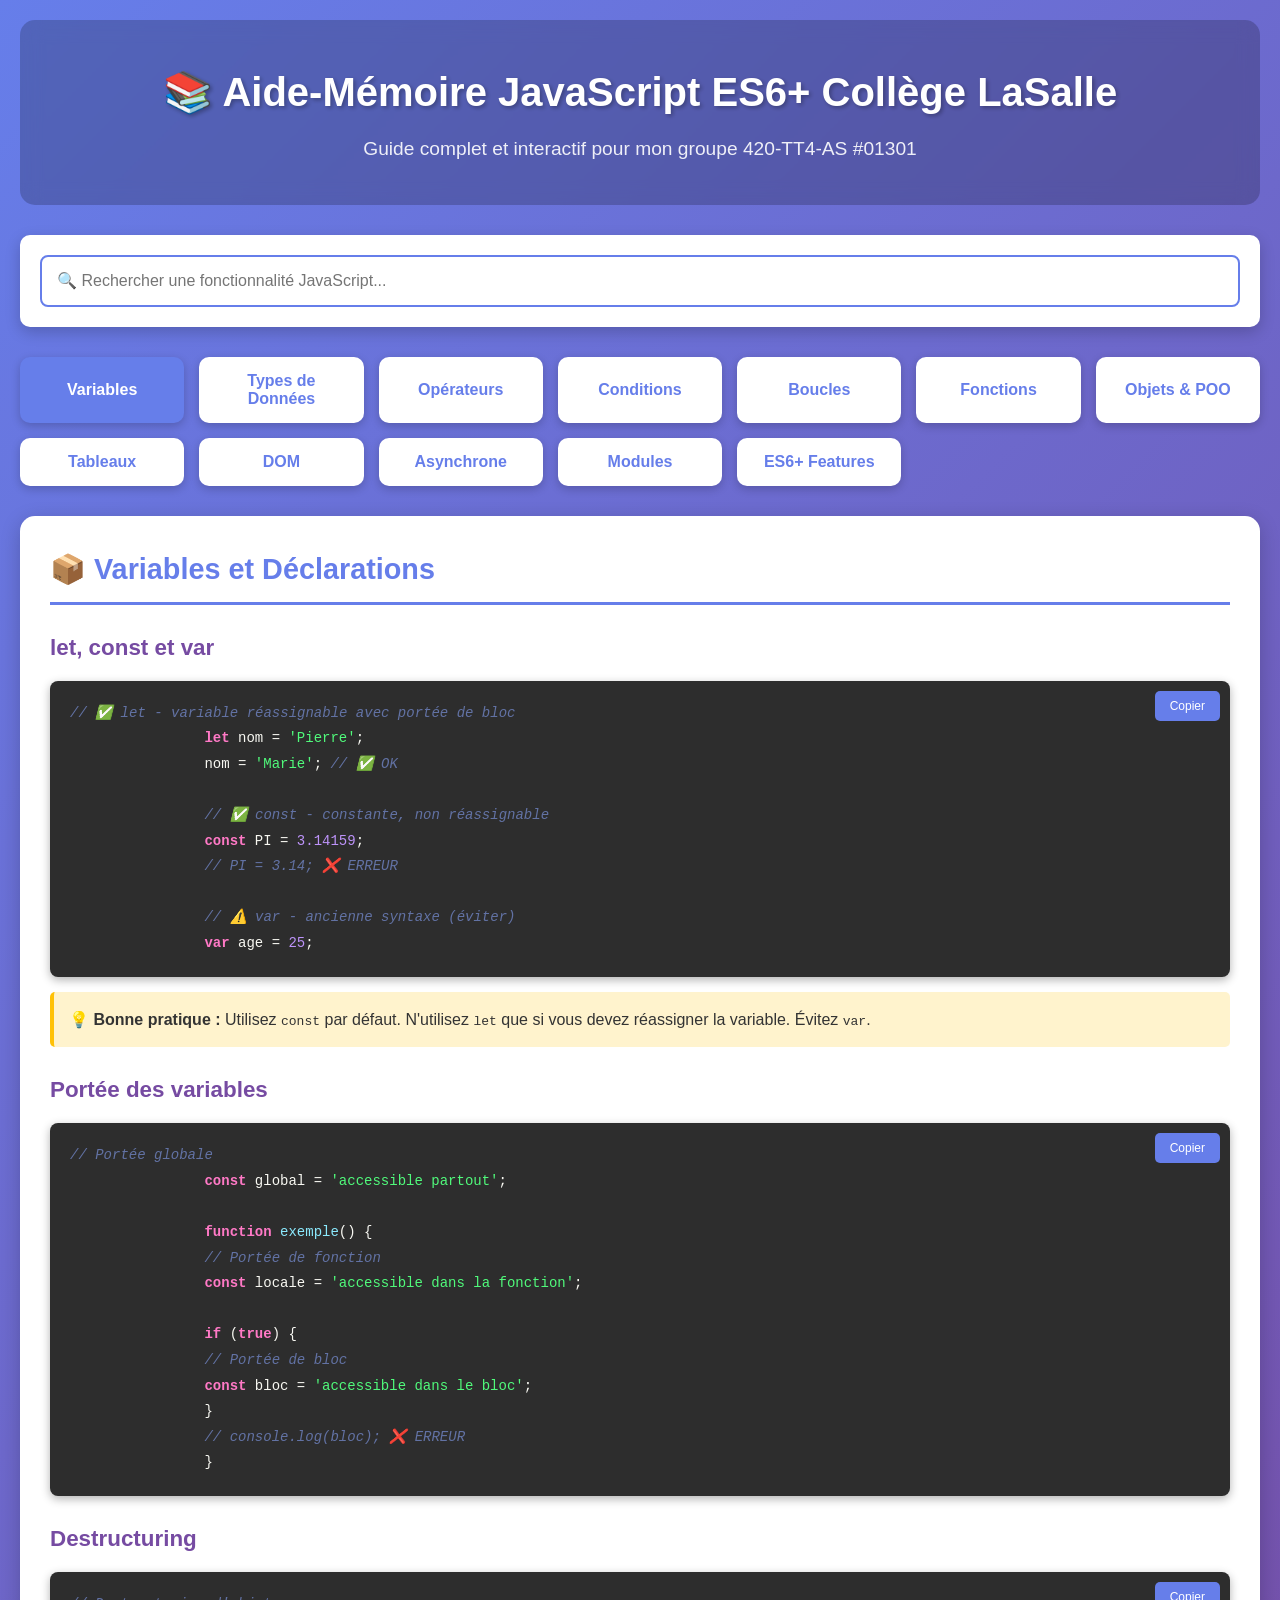
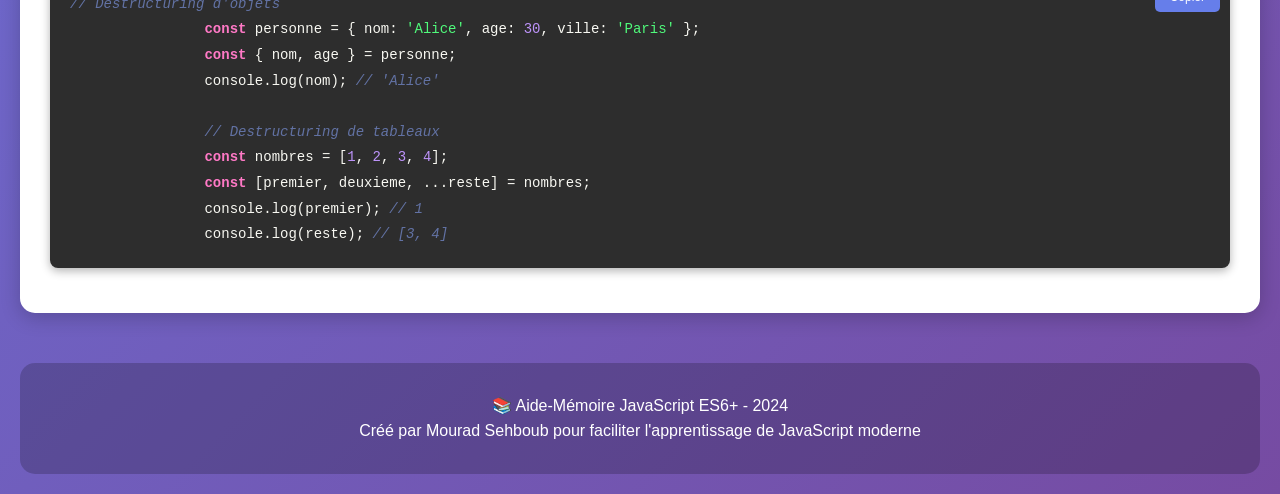
<file: JS/js.html>
<!DOCTYPE html>
<html lang="fr">
<head>
    <meta charset="UTF-8">
    <meta name="viewport" content="width=device-width, initial-scale=1.0">
    <title>Aide-Mémoire JavaScript ES6+ Interactif</title>
    <style>
        * {
            margin: 0;
            padding: 0;
            box-sizing: border-box;
        }

        body {
            font-family: 'Segoe UI', Tahoma, Geneva, Verdana, sans-serif;
            background: linear-gradient(135deg, #667eea 0%, #764ba2 100%);
            color: #333;
            line-height: 1.6;
        }

        .container {
            max-width: 1400px;
            margin: 0 auto;
            padding: 20px;
        }

        header {
            text-align: center;
            color: white;
            padding: 40px 20px;
            margin-bottom: 30px;
            background: rgba(0,0,0,0.2);
            border-radius: 15px;
            backdrop-filter: blur(10px);
        }

        header h1 {
            font-size: 2.5em;
            margin-bottom: 10px;
            text-shadow: 2px 2px 4px rgba(0,0,0,0.3);
        }

        header p {
            font-size: 1.2em;
            opacity: 0.9;
        }

        .search-box {
            background: white;
            padding: 20px;
            border-radius: 10px;
            margin-bottom: 30px;
            box-shadow: 0 5px 15px rgba(0,0,0,0.2);
        }

        .search-box input {
            width: 100%;
            padding: 15px;
            font-size: 16px;
            border: 2px solid #667eea;
            border-radius: 8px;
            outline: none;
            transition: all 0.3s;
        }

        .search-box input:focus {
            border-color: #764ba2;
            box-shadow: 0 0 10px rgba(102, 126, 234, 0.3);
        }

        .nav-categories {
            display: grid;
            grid-template-columns: repeat(auto-fit, minmax(150px, 1fr));
            gap: 15px;
            margin-bottom: 30px;
        }

        .category-btn {
            padding: 15px;
            background: white;
            border: none;
            border-radius: 10px;
            cursor: pointer;
            font-size: 16px;
            font-weight: 600;
            transition: all 0.3s;
            box-shadow: 0 3px 10px rgba(0,0,0,0.2);
            color: #667eea;
        }

        .category-btn:hover {
            transform: translateY(-3px);
            box-shadow: 0 5px 15px rgba(0,0,0,0.3);
            background: #667eea;
            color: white;
        }

        .category-btn.active {
            background: #667eea;
            color: white;
        }

        .section {
            background: white;
            border-radius: 15px;
            padding: 30px;
            margin-bottom: 25px;
            box-shadow: 0 5px 20px rgba(0,0,0,0.2);
            display: none;
            animation: fadeIn 0.5s;
        }

        .section.active {
            display: block;
        }

        @keyframes fadeIn {
            from {
                opacity: 0;
                transform: translateY(20px);
            }
            to {
                opacity: 1;
                transform: translateY(0);
            }
        }

        .section h2 {
            color: #667eea;
            margin-bottom: 20px;
            padding-bottom: 10px;
            border-bottom: 3px solid #667eea;
            font-size: 1.8em;
        }

        .section h3 {
            color: #764ba2;
            margin-top: 25px;
            margin-bottom: 15px;
            font-size: 1.4em;
        }

        .code-block {
            background: #2d2d2d;
            color: #f8f8f2;
            padding: 20px;
            border-radius: 8px;
            margin: 15px 0;
            overflow-x: auto;
            position: relative;
            font-family: 'Courier New', monospace;
            box-shadow: 0 3px 10px rgba(0,0,0,0.3);
        }

        .code-block code {
            font-size: 14px;
            line-height: 1.5;
            white-space: pre;
        }

        .copy-btn {
            position: absolute;
            top: 10px;
            right: 10px;
            background: #667eea;
            color: white;
            border: none;
            padding: 8px 15px;
            border-radius: 5px;
            cursor: pointer;
            font-size: 12px;
            transition: all 0.3s;
        }

        .copy-btn:hover {
            background: #764ba2;
        }

        .copy-btn.copied {
            background: #28a745;
        }

        .example {
            background: #f0f4ff;
            border-left: 4px solid #667eea;
            padding: 15px;
            margin: 15px 0;
            border-radius: 5px;
        }

        .example strong {
            color: #764ba2;
            display: block;
            margin-bottom: 10px;
        }

        .note {
            background: #fff3cd;
            border-left: 4px solid #ffc107;
            padding: 15px;
            margin: 15px 0;
            border-radius: 5px;
        }

        .warning {
            background: #f8d7da;
            border-left: 4px solid #dc3545;
            padding: 15px;
            margin: 15px 0;
            border-radius: 5px;
        }

        table {
            width: 100%;
            border-collapse: collapse;
            margin: 20px 0;
            box-shadow: 0 2px 8px rgba(0,0,0,0.1);
        }

        table th {
            background: #667eea;
            color: white;
            padding: 15px;
            text-align: left;
        }

        table td {
            padding: 12px 15px;
            border-bottom: 1px solid #ddd;
        }

        table tr:hover {
            background: #f5f5f5;
        }

        .grid-2 {
            display: grid;
            grid-template-columns: repeat(auto-fit, minmax(300px, 1fr));
            gap: 20px;
            margin: 20px 0;
        }

        .card {
            background: #f8f9fa;
            padding: 20px;
            border-radius: 10px;
            border-left: 4px solid #667eea;
        }

        .card h4 {
            color: #667eea;
            margin-bottom: 10px;
        }

        footer {
            text-align: center;
            color: white;
            padding: 30px;
            margin-top: 50px;
            background: rgba(0,0,0,0.2);
            border-radius: 15px;
        }

        .keyword { color: #ff79c6; font-weight: bold; }
        .string { color: #50fa7b; }
        .number { color: #bd93f9; }
        .comment { color: #6272a4; font-style: italic; }
        .function { color: #8be9fd; }
    </style>
</head>
<body>
<div class="container">
    <header>
        <h1>📚 Aide-Mémoire JavaScript ES6+  Collège LaSalle</h1>
        <p>Guide complet et interactif pour mon groupe 420-TT4-AS  #01301 </p>

    </header>

    <div class="search-box">
        <input type="text" id="searchInput" placeholder="🔍 Rechercher une fonctionnalité JavaScript...">
    </div>

    <div class="nav-categories">
        <button class="category-btn active" data-category="variables">Variables</button>
        <button class="category-btn" data-category="types">Types de Données</button>
        <button class="category-btn" data-category="operateurs">Opérateurs</button>
        <button class="category-btn" data-category="conditions">Conditions</button>
        <button class="category-btn" data-category="boucles">Boucles</button>
        <button class="category-btn" data-category="fonctions">Fonctions</button>
        <button class="category-btn" data-category="objets">Objets & POO</button>
        <button class="category-btn" data-category="tableaux">Tableaux</button>
        <button class="category-btn" data-category="dom">DOM</button>
        <button class="category-btn" data-category="async">Asynchrone</button>
        <button class="category-btn" data-category="modules">Modules</button>
        <button class="category-btn" data-category="es6">ES6+ Features</button>
    </div>

    <!-- SECTION VARIABLES -->
    <section class="section active" data-section="variables">
        <h2>📦 Variables et Déclarations</h2>

        <h3>let, const et var</h3>
        <div class="code-block">
            <button class="copy-btn" onclick="copyCode(this)">Copier</button>
            <code><span class="comment">// ✅ let - variable réassignable avec portée de bloc</span>
                <span class="keyword">let</span> nom = <span class="string">'Pierre'</span>;
                nom = <span class="string">'Marie'</span>; <span class="comment">// ✅ OK</span>

                <span class="comment">// ✅ const - constante, non réassignable</span>
                <span class="keyword">const</span> PI = <span class="number">3.14159</span>;
                <span class="comment">// PI = 3.14; ❌ ERREUR</span>

                <span class="comment">// ⚠️ var - ancienne syntaxe (éviter)</span>
                <span class="keyword">var</span> age = <span class="number">25</span>;</code>
        </div>

        <div class="note">
            <strong>💡 Bonne pratique :</strong> Utilisez <code>const</code> par défaut. N'utilisez <code>let</code> que si vous devez réassigner la variable. Évitez <code>var</code>.
        </div>

        <h3>Portée des variables</h3>
        <div class="code-block">
            <button class="copy-btn" onclick="copyCode(this)">Copier</button>
            <code><span class="comment">// Portée globale</span>
                <span class="keyword">const</span> global = <span class="string">'accessible partout'</span>;

                <span class="keyword">function</span> <span class="function">exemple</span>() {
                <span class="comment">// Portée de fonction</span>
                <span class="keyword">const</span> locale = <span class="string">'accessible dans la fonction'</span>;

                <span class="keyword">if</span> (<span class="keyword">true</span>) {
                <span class="comment">// Portée de bloc</span>
                <span class="keyword">const</span> bloc = <span class="string">'accessible dans le bloc'</span>;
                }
                <span class="comment">// console.log(bloc); ❌ ERREUR</span>
                }</code>
        </div>

        <h3>Destructuring</h3>
        <div class="code-block">
            <button class="copy-btn" onclick="copyCode(this)">Copier</button>
            <code><span class="comment">// Destructuring d'objets</span>
                <span class="keyword">const</span> personne = { nom: <span class="string">'Alice'</span>, age: <span class="number">30</span>, ville: <span class="string">'Paris'</span> };
                <span class="keyword">const</span> { nom, age } = personne;
                console.log(nom); <span class="comment">// 'Alice'</span>

                <span class="comment">// Destructuring de tableaux</span>
                <span class="keyword">const</span> nombres = [<span class="number">1</span>, <span class="number">2</span>, <span class="number">3</span>, <span class="number">4</span>];
                <span class="keyword">const</span> [premier, deuxieme, ...reste] = nombres;
                console.log(premier); <span class="comment">// 1</span>
                console.log(reste); <span class="comment">// [3, 4]</span></code>
        </div>
    </section>

    <!-- SECTION TYPES DE DONNÉES -->
    <section class="section" data-section="types">
        <h2>🔤 Types de Données</h2>

        <h3>Types Primitifs</h3>
        <table>
            <tr>
                <th>Type</th>
                <th>Description</th>
                <th>Exemple</th>
            </tr>
            <tr>
                <td><strong>String</strong></td>
                <td>Chaîne de caractères</td>
                <td><code>'Bonjour' "Hello" `Template`</code></td>
            </tr>
            <tr>
                <td><strong>Number</strong></td>
                <td>Nombre (entier ou décimal)</td>
                <td><code>42, 3.14, -10</code></td>
            </tr>
            <tr>
                <td><strong>Boolean</strong></td>
                <td>Vrai ou faux</td>
                <td><code>true, false</code></td>
            </tr>
            <tr>
                <td><strong>Null</strong></td>
                <td>Absence de valeur</td>
                <td><code>null</code></td>
            </tr>
            <tr>
                <td><strong>Undefined</strong></td>
                <td>Variable non définie</td>
                <td><code>undefined</code></td>
            </tr>
            <tr>
                <td><strong>Symbol</strong></td>
                <td>Identifiant unique</td>
                <td><code>Symbol('id')</code></td>
            </tr>
            <tr>
                <td><strong>BigInt</strong></td>
                <td>Grands entiers</td>
                <td><code>9007199254740991n</code></td>
            </tr>
        </table>

        <h3>Template Literals (ES6)</h3>
        <div class="code-block">
            <button class="copy-btn" onclick="copyCode(this)">Copier</button>
            <code><span class="keyword">const</span> nom = <span class="string">'Pierre'</span>;
                <span class="keyword">const</span> age = <span class="number">25</span>;

                <span class="comment">// Interpolation de variables</span>
                <span class="keyword">const</span> message = <span class="string">`Bonjour, je m'appelle ${nom} et j'ai ${age} ans`</span>;

                <span class="comment">// Multi-lignes</span>
                <span class="keyword">const</span> html = <span class="string">`
  &lt;div&gt;
    &lt;h1&gt;${nom}&lt;/h1&gt;
    &lt;p&gt;Age: ${age}&lt;/p&gt;
  &lt;/div&gt;
`</span>;</code>
        </div>

        <h3>Conversion de Types</h3>
        <div class="code-block">
            <button class="copy-btn" onclick="copyCode(this)">Copier</button>
            <code><span class="comment">// String → Number</span>
                Number(<span class="string">'123'</span>); <span class="comment">// 123</span>
                parseInt(<span class="string">'123px'</span>); <span class="comment">// 123</span>
                parseFloat(<span class="string">'3.14'</span>); <span class="comment">// 3.14</span>

                <span class="comment">// Number → String</span>
                String(<span class="number">123</span>); <span class="comment">// '123'</span>
                (<span class="number">123</span>).toString(); <span class="comment">// '123'</span>

                <span class="comment">// Boolean</span>
                Boolean(<span class="number">1</span>); <span class="comment">// true</span>
                Boolean(<span class="number">0</span>); <span class="comment">// false</span>
                Boolean(<span class="string">''</span>); <span class="comment">// false</span></code>
        </div>
    </section>

    <!-- SECTION OPÉRATEURS -->
    <section class="section" data-section="operateurs">
        <h2>⚙️ Opérateurs</h2>

        <h3>Opérateurs Arithmétiques</h3>
        <div class="grid-2">
            <div class="card">
                <h4>Opérations de base</h4>
                <div class="code-block">
                    <code>+ <span class="comment">Addition</span>
                        - <span class="comment">Soustraction</span>
                        * <span class="comment">Multiplication</span>
                        / <span class="comment">Division</span>
                        % <span class="comment">Modulo (reste)</span>
                        ** <span class="comment">Exponentielle</span></code>
                </div>
            </div>
            <div class="card">
                <h4>Incrémentation</h4>
                <div class="code-block">
                    <code>++ <span class="comment">Incrément</span>
                        -- <span class="comment">Décrément</span>
                        x++ <span class="comment">Post-incrémentation</span>
                        ++x <span class="comment">Pré-incrémentation</span></code>
                </div>
            </div>
        </div>

        <h3>Opérateurs de Comparaison</h3>
        <div class="code-block">
            <button class="copy-btn" onclick="copyCode(this)">Copier</button>
            <code><span class="comment">// Égalité stricte (type ET valeur)</span>
                <span class="number">5</span> === <span class="number">5</span>; <span class="comment">// true</span>
                <span class="number">5</span> === <span class="string">'5'</span>; <span class="comment">// false ⚠️</span>

                <span class="comment">// Égalité faible (conversion automatique)</span>
                <span class="number">5</span> == <span class="string">'5'</span>; <span class="comment">// true ⚠️ Éviter!</span>

                <span class="comment">// Autres comparaisons</span>
                !== <span class="comment">Différent strict</span>
                != <span class="comment">Différent faible</span>
                &lt; <span class="comment">Inférieur</span>
                &gt; <span class="comment">Supérieur</span>
                &lt;= <span class="comment">Inférieur ou égal</span>
                &gt;= <span class="comment">Supérieur ou égal</span></code>
        </div>

        <div class="warning">
            <strong>⚠️ Attention :</strong> Utilisez toujours === et !== au lieu de == et != pour éviter les conversions implicites.
        </div>

        <h3>Opérateurs Logiques</h3>
        <div class="code-block">
            <button class="copy-btn" onclick="copyCode(this)">Copier</button>
            <code><span class="comment">// ET logique (AND)</span>
                <span class="keyword">true</span> && <span class="keyword">true</span>; <span class="comment">// true</span>
                <span class="keyword">true</span> && <span class="keyword">false</span>; <span class="comment">// false</span>

                <span class="comment">// OU logique (OR)</span>
                <span class="keyword">true</span> || <span class="keyword">false</span>; <span class="comment">// true</span>
                <span class="keyword">false</span> || <span class="keyword">false</span>; <span class="comment">// false</span>

                <span class="comment">// NON logique (NOT)</span>
                !<span class="keyword">true</span>; <span class="comment">// false</span>

                <span class="comment">// Nullish Coalescing (ES2020)</span>
                <span class="keyword">const</span> valeur = <span class="keyword">null</span> ?? <span class="string">'défaut'</span>; <span class="comment">// 'défaut'</span>

                <span class="comment">// Optional Chaining (ES2020)</span>
                <span class="keyword">const</span> nom = user?.profile?.name;</code>
        </div>

        <h3>Opérateur Ternaire</h3>
        <div class="code-block">
            <button class="copy-btn" onclick="copyCode(this)">Copier</button>
            <code><span class="keyword">const</span> age = <span class="number">18</span>;
                <span class="keyword">const</span> statut = age >= <span class="number">18</span> ? <span class="string">'majeur'</span> : <span class="string">'mineur'</span>;</code>
        </div>
    </section>

    <!-- SECTION CONDITIONS -->
    <section class="section" data-section="conditions">
        <h2>🔀 Structures Conditionnelles</h2>

        <h3>if / else if / else</h3>
        <div class="code-block">
            <button class="copy-btn" onclick="copyCode(this)">Copier</button>
            <code><span class="keyword">const</span> note = <span class="number">15</span>;

                <span class="keyword">if</span> (note >= <span class="number">16</span>) {
                console.log(<span class="string">'Très bien'</span>);
                } <span class="keyword">else if</span> (note >= <span class="number">14</span>) {
                console.log(<span class="string">'Bien'</span>);
                } <span class="keyword">else if</span> (note >= <span class="number">12</span>) {
                console.log(<span class="string">'Assez bien'</span>);
                } <span class="keyword">else</span> {
                console.log(<span class="string">'Peut mieux faire'</span>);
                }</code>
        </div>

        <h3>switch</h3>
        <div class="code-block">
            <button class="copy-btn" onclick="copyCode(this)">Copier</button>
            <code><span class="keyword">const</span> jour = <span class="string">'lundi'</span>;

                <span class="keyword">switch</span> (jour) {
                <span class="keyword">case</span> <span class="string">'lundi'</span>:
                console.log(<span class="string">'Début de semaine'</span>);
                <span class="keyword">break</span>;
                <span class="keyword">case</span> <span class="string">'vendredi'</span>:
                console.log(<span class="string">'Bientôt le weekend!'</span>);
                <span class="keyword">break</span>;
                <span class="keyword">case</span> <span class="string">'samedi'</span>:
                <span class="keyword">case</span> <span class="string">'dimanche'</span>:
                console.log(<span class="string">'Weekend!'</span>);
                <span class="keyword">break</span>;
                <span class="keyword">default</span>:
                console.log(<span class="string">'Jour de semaine'</span>);
                }</code>
        </div>

        <div class="note">
            <strong>💡 Astuce :</strong> N'oubliez pas le <code>break</code> dans chaque case du switch.
        </div>
    </section>

    <!-- SECTION BOUCLES -->
    <section class="section" data-section="boucles">
        <h2>🔄 Boucles</h2>

        <h3>Boucle for</h3>
        <div class="code-block">
            <button class="copy-btn" onclick="copyCode(this)">Copier</button>
            <code><span class="comment">// Boucle for classique</span>
                <span class="keyword">for</span> (<span class="keyword">let</span> i = <span class="number">0</span>; i &lt; <span class="number">5</span>; i++) {
                console.log(i); <span class="comment">// 0, 1, 2, 3, 4</span>
                }

                <span class="comment">// for...of (itération sur les valeurs)</span>
                <span class="keyword">const</span> fruits = [<span class="string">'pomme'</span>, <span class="string">'banane'</span>, <span class="string">'orange'</span>];
                <span class="keyword">for</span> (<span class="keyword">const</span> fruit <span class="keyword">of</span> fruits) {
                console.log(fruit);
                }

                <span class="comment">// for...in (itération sur les clés)</span>
                <span class="keyword">const</span> personne = { nom: <span class="string">'Alice'</span>, age: <span class="number">30</span> };
                <span class="keyword">for</span> (<span class="keyword">const</span> cle <span class="keyword">in</span> personne) {
                console.log(cle, personne[cle]);
                }</code>
        </div>

        <h3>Boucle while</h3>
        <div class="code-block">
            <button class="copy-btn" onclick="copyCode(this)">Copier</button>
            <code><span class="keyword">let</span> i = <span class="number">0</span>;
                <span class="keyword">while</span> (i &lt; <span class="number">5</span>) {
                console.log(i);
                i++;
                }

                <span class="comment">// do...while (exécuté au moins une fois)</span>
                <span class="keyword">let</span> j = <span class="number">0</span>;
                <span class="keyword">do</span> {
                console.log(j);
                j++;
                } <span class="keyword">while</span> (j &lt; <span class="number">5</span>);</code>
        </div>

        <h3>break et continue</h3>
        <div class="code-block">
            <button class="copy-btn" onclick="copyCode(this)">Copier</button>
            <code><span class="comment">// break - sort de la boucle</span>
                <span class="keyword">for</span> (<span class="keyword">let</span> i = <span class="number">0</span>; i &lt; <span class="number">10</span>; i++) {
                <span class="keyword">if</span> (i === <span class="number">5</span>) <span class="keyword">break</span>;
                console.log(i); <span class="comment">// 0, 1, 2, 3, 4</span>
                }

                <span class="comment">// continue - passe à l'itération suivante</span>
                <span class="keyword">for</span> (<span class="keyword">let</span> i = <span class="number">0</span>; i &lt; <span class="number">5</span>; i++) {
                <span class="keyword">if</span> (i === <span class="number">2</span>) <span class="keyword">continue</span>;
                console.log(i); <span class="comment">// 0, 1, 3, 4</span>
                }</code>
        </div>
    </section>

    <!-- SECTION FONCTIONS -->
    <section class="section" data-section="fonctions">
        <h2>🎯 Fonctions</h2>

        <h3>Déclaration de Fonctions</h3>
        <div class="code-block">
            <button class="copy-btn" onclick="copyCode(this)">Copier</button>
            <code><span class="comment">// Fonction classique</span>
                <span class="keyword">function</span> <span class="function">saluer</span>(nom) {
                <span class="keyword">return</span> <span class="string">`Bonjour ${nom}`</span>;
                }

                <span class="comment">// Expression de fonction</span>
                <span class="keyword">const</span> <span class="function">additionner</span> = <span class="keyword">function</span>(a, b) {
                <span class="keyword">return</span> a + b;
                };

                <span class="comment">// Fonction fléchée (ES6) ⭐</span>
                <span class="keyword">const</span> <span class="function">multiplier</span> = (a, b) => a * b;

                <span class="comment">// Fonction fléchée avec bloc</span>
                <span class="keyword">const</span> <span class="function">calculer</span> = (a, b) => {
                <span class="keyword">const</span> resultat = a + b;
                <span class="keyword">return</span> resultat * <span class="number">2</span>;
                };</code>
        </div>

        <h3>Paramètres par défaut</h3>
        <div class="code-block">
            <button class="copy-btn" onclick="copyCode(this)">Copier</button>
            <code><span class="keyword">function</span> <span class="function">saluer</span>(nom = <span class="string">'Invité'</span>) {
                <span class="keyword">return</span> <span class="string">`Bonjour ${nom}`</span>;
                }

                saluer(); <span class="comment">// 'Bonjour Invité'</span>
                saluer(<span class="string">'Alice'</span>); <span class="comment">// 'Bonjour Alice'</span></code>
        </div>

        <h3>Rest Parameters & Spread</h3>
        <div class="code-block">
            <button class="copy-btn" onclick="copyCode(this)">Copier</button>
            <code><span class="comment">// Rest parameters (...)</span>
                <span class="keyword">function</span> <span class="function">somme</span>(...nombres) {
                <span class="keyword">return</span> nombres.reduce((acc, n) => acc + n, <span class="number">0</span>);
                }
                somme(<span class="number">1</span>, <span class="number">2</span>, <span class="number">3</span>, <span class="number">4</span>); <span class="comment">// 10</span>

                <span class="comment">// Spread operator</span>
                <span class="keyword">const</span> arr1 = [<span class="number">1</span>, <span class="number">2</span>, <span class="number">3</span>];
                <span class="keyword">const</span> arr2 = [...arr1, <span class="number">4</span>, <span class="number">5</span>]; <span class="comment">// [1, 2, 3, 4, 5]</span></code>
        </div>

        <h3>Callbacks & Higher Order Functions</h3>
        <div class="code-block">
            <button class="copy-btn" onclick="copyCode(this)">Copier</button>
            <code><span class="comment">// Fonction qui prend une fonction en paramètre</span>
                <span class="keyword">function</span> <span class="function">executerOperation</span>(a, b, operation) {
                <span class="keyword">return</span> operation(a, b);
                }

                <span class="keyword">const</span> resultat = executerOperation(<span class="number">5</span>, <span class="number">3</span>, (x, y) => x + y);
                console.log(resultat); <span class="comment">// 8</span></code>
        </div>
    </section>

    <!-- SECTION OBJETS & POO -->
    <section class="section" data-section="objets">
        <h2>🎨 Objets & POO</h2>

        <h3>Création d'objets</h3>
        <div class="code-block">
            <button class="copy-btn" onclick="copyCode(this)">Copier</button>
            <code><span class="comment">// Objet littéral</span>
                <span class="keyword">const</span> personne = {
                nom: <span class="string">'Alice'</span>,
                age: <span class="number">30</span>,
                saluer() {
                console.log(<span class="string">`Bonjour, je suis ${<span class="keyword">this</span>.nom}`</span>);
                }
                };

                <span class="comment">// Accès aux propriétés</span>
                personne.nom; <span class="comment">// 'Alice'</span>
                personne[<span class="string">'age'</span>]; <span class="comment">// 30</span></code>
        </div>

        <h3>Classes (ES6)</h3>
        <div class="code-block">
            <button class="copy-btn" onclick="copyCode(this)">Copier</button>
            <code><span class="keyword">class</span> <span class="function">Animal</span> {
                <span class="function">constructor</span>(nom) {
                <span class="keyword">this</span>.nom = nom;
                }

                <span class="function">parler</span>() {
                console.log(<span class="string">`${<span class="keyword">this</span>.nom} fait du bruit`</span>);
                }
                }

                <span class="keyword">class</span> <span class="function">Chien</span> <span class="keyword">extends</span> <span class="function">Animal</span> {
                <span class="function">constructor</span>(nom, race) {
                <span class="keyword">super</span>(nom);
                <span class="keyword">this</span>.race = race;
                }

                <span class="function">parler</span>() {
                console.log(<span class="string">`${<span class="keyword">this</span>.nom} aboie`</span>);
                }
                }

                <span class="keyword">const</span> chien = <span class="keyword">new</span> Chien(<span class="string">'Rex'</span>, <span class="string">'Labrador'</span>);
                chien.parler(); <span class="comment">// 'Rex aboie'</span></code>
        </div>

        <h3>Méthodes d'objets</h3>
        <div class="code-block">
            <button class="copy-btn" onclick="copyCode(this)">Copier</button>
            <code><span class="keyword">const</span> obj = { a: <span class="number">1</span>, b: <span class="number">2</span>, c: <span class="number">3</span> };

                <span class="comment">// Object.keys() - retourne les clés</span>
                Object.keys(obj); <span class="comment">// ['a', 'b', 'c']</span>

                <span class="comment">// Object.values() - retourne les valeurs</span>
                Object.values(obj); <span class="comment">// [1, 2, 3]</span>

                <span class="comment">// Object.entries() - retourne clés et valeurs</span>
                Object.entries(obj); <span class="comment">// [['a', 1], ['b', 2], ['c', 3]]</span>

                <span class="comment">// Object.assign() - copie/fusion d'objets</span>
                <span class="keyword">const</span> copie = Object.assign({}, obj);</code>
        </div>

        <h3>Spread avec objets</h3>
        <div class="code-block">
            <button class="copy-btn" onclick="copyCode(this)">Copier</button>
            <code><span class="keyword">const</span> obj1 = { a: <span class="number">1</span>, b: <span class="number">2</span> };
                <span class="keyword">const</span> obj2 = { c: <span class="number">3</span>, d: <span class="number">4</span> };

                <span class="comment">// Fusion d'objets</span>
                <span class="keyword">const</span> fusion = { ...obj1, ...obj2 };
                <span class="comment">// { a: 1, b: 2, c: 3, d: 4 }</span>

                <span class="comment">// Copie avec modification</span>
                <span class="keyword">const</span> modifie = { ...obj1, b: <span class="number">10</span> };
                <span class="comment">// { a: 1, b: 10 }</span></code>
        </div>
    </section>

    <!-- SECTION TABLEAUX -->
    <section class="section" data-section="tableaux">
        <h2>📊 Tableaux (Arrays)</h2>

        <h3>Méthodes de base</h3>
        <div class="code-block">
            <button class="copy-btn" onclick="copyCode(this)">Copier</button>
            <code><span class="keyword">const</span> fruits = [<span class="string">'pomme'</span>, <span class="string">'banane'</span>, <span class="string">'orange'</span>];

                <span class="comment">// Ajouter/retirer</span>
                fruits.push(<span class="string">'kiwi'</span>); <span class="comment">// Ajoute à la fin</span>
                fruits.pop(); <span class="comment">// Retire le dernier</span>
                fruits.unshift(<span class="string">'fraise'</span>); <span class="comment">// Ajoute au début</span>
                fruits.shift(); <span class="comment">// Retire le premier</span>

                <span class="comment">// Autres méthodes</span>
                fruits.length; <span class="comment">// Nombre d'éléments</span>
                fruits.includes(<span class="string">'pomme'</span>); <span class="comment">// true</span>
                fruits.indexOf(<span class="string">'banane'</span>); <span class="comment">// 1</span></code>
        </div>

        <h3>map(), filter(), reduce()</h3>
        <div class="code-block">
            <button class="copy-btn" onclick="copyCode(this)">Copier</button>
            <code><span class="keyword">const</span> nombres = [<span class="number">1</span>, <span class="number">2</span>, <span class="number">3</span>, <span class="number">4</span>, <span class="number">5</span>];

                <span class="comment">// map() - transforme chaque élément</span>
                <span class="keyword">const</span> doubles = nombres.map(n => n * <span class="number">2</span>);
                <span class="comment">// [2, 4, 6, 8, 10]</span>

                <span class="comment">// filter() - filtre les éléments</span>
                <span class="keyword">const</span> pairs = nombres.filter(n => n % <span class="number">2</span> === <span class="number">0</span>);
                <span class="comment">// [2, 4]</span>

                <span class="comment">// reduce() - réduit à une seule valeur</span>
                <span class="keyword">const</span> somme = nombres.reduce((acc, n) => acc + n, <span class="number">0</span>);
                <span class="comment">// 15</span></code>
        </div>

        <h3>find(), findIndex(), some(), every()</h3>
        <div class="code-block">
            <button class="copy-btn" onclick="copyCode(this)">Copier</button>
            <code><span class="keyword">const</span> users = [
                { id: <span class="number">1</span>, nom: <span class="string">'Alice'</span>, age: <span class="number">25</span> },
                { id: <span class="number">2</span>, nom: <span class="string">'Bob'</span>, age: <span class="number">30</span> },
                { id: <span class="number">3</span>, nom: <span class="string">'Charlie'</span>, age: <span class="number">35</span> }
                ];

                <span class="comment">// find() - trouve le premier élément</span>
                <span class="keyword">const</span> user = users.find(u => u.age > <span class="number">28</span>);
                <span class="comment">// { id: 2, nom: 'Bob', age: 30 }</span>

                <span class="comment">// some() - au moins un élément correspond</span>
                users.some(u => u.age > <span class="number">30</span>); <span class="comment">// true</span>

                <span class="comment">// every() - tous les éléments correspondent</span>
                users.every(u => u.age > <span class="number">20</span>); <span class="comment">// true</span></code>
        </div>

        <h3>sort() & reverse()</h3>
        <div class="code-block">
            <button class="copy-btn" onclick="copyCode(this)">Copier</button>
            <code><span class="keyword">const</span> nombres = [<span class="number">3</span>, <span class="number">1</span>, <span class="number">4</span>, <span class="number">1</span>, <span class="number">5</span>, <span class="number">9</span>];

                <span class="comment">// Tri croissant</span>
                nombres.sort((a, b) => a - b);

                <span class="comment">// Tri décroissant</span>
                nombres.sort((a, b) => b - a);

                <span class="comment">// Inverser le tableau</span>
                nombres.reverse();</code>
        </div>
    </section>

    <!-- SECTION DOM -->
    <section class="section" data-section="dom">
        <h2>🌐 Manipulation du DOM</h2>

        <h3>Sélectionner des éléments</h3>
        <div class="code-block">
            <button class="copy-btn" onclick="copyCode(this)">Copier</button>
            <code><span class="comment">// Sélection unique</span>
                <span class="keyword">const</span> element = document.querySelector(<span class="string">'.ma-classe'</span>);
                <span class="keyword">const</span> elementById = document.getElementById(<span class="string">'mon-id'</span>);

                <span class="comment">// Sélection multiple</span>
                <span class="keyword">const</span> elements = document.querySelectorAll(<span class="string">'.ma-classe'</span>);
                <span class="keyword">const</span> elementsByTag = document.getElementsByTagName(<span class="string">'div'</span>);</code>
        </div>

        <h3>Modifier le contenu</h3>
        <div class="code-block">
            <button class="copy-btn" onclick="copyCode(this)">Copier</button>
            <code><span class="keyword">const</span> div = document.querySelector(<span class="string">'div'</span>);

                <span class="comment">// Modifier le texte</span>
                div.textContent = <span class="string">'Nouveau texte'</span>;

                <span class="comment">// Modifier le HTML</span>
                div.innerHTML = <span class="string">'&lt;strong&gt;Texte en gras&lt;/strong&gt;'</span>;

                <span class="comment">// Modifier les attributs</span>
                div.setAttribute(<span class="string">'class'</span>, <span class="string">'nouvelle-classe'</span>);
                div.id = <span class="string">'mon-id'</span>;</code>
        </div>

        <h3>Manipuler les classes</h3>
        <div class="code-block">
            <button class="copy-btn" onclick="copyCode(this)">Copier</button>
            <code><span class="keyword">const</span> element = document.querySelector(<span class="string">'.box'</span>);

                <span class="comment">// Ajouter une classe</span>
                element.classList.add(<span class="string">'active'</span>);

                <span class="comment">// Retirer une classe</span>
                element.classList.remove(<span class="string">'active'</span>);

                <span class="comment">// Basculer une classe</span>
                element.classList.toggle(<span class="string">'active'</span>);

                <span class="comment">// Vérifier si une classe existe</span>
                element.classList.contains(<span class="string">'active'</span>); <span class="comment">// true/false</span></code>
        </div>

        <h3>Créer et ajouter des éléments</h3>
        <div class="code-block">
            <button class="copy-btn" onclick="copyCode(this)">Copier</button>
            <code><span class="comment">// Créer un élément</span>
                <span class="keyword">const</span> div = document.createElement(<span class="string">'div'</span>);
                div.textContent = <span class="string">'Contenu'</span>;
                div.classList.add(<span class="string">'ma-classe'</span>);

                <span class="comment">// Ajouter à un parent</span>
                <span class="keyword">const</span> container = document.querySelector(<span class="string">'.container'</span>);
                container.appendChild(div);
                container.prepend(div); <span class="comment">// Au début</span>

                <span class="comment">// Supprimer un élément</span>
                div.remove();</code>
        </div>

        <h3>Événements</h3>
        <div class="code-block">
            <button class="copy-btn" onclick="copyCode(this)">Copier</button>
            <code><span class="keyword">const</span> bouton = document.querySelector(<span class="string">'button'</span>);

                <span class="comment">// Ajouter un événement</span>
                bouton.addEventListener(<span class="string">'click'</span>, (e) => {
                console.log(<span class="string">'Cliqué!'</span>);
                e.preventDefault(); <span class="comment">// Empêcher l'action par défaut</span>
                e.stopPropagation(); <span class="comment">// Arrêter la propagation</span>
                });

                <span class="comment">// Événements courants: click, mouseover, mouseout,
// keydown, keyup, submit, change, input, focus, blur</span></code>
        </div>
    </section>

    <!-- SECTION ASYNCHRONE -->
    <section class="section" data-section="async">
        <h2>⏱️ Programmation Asynchrone</h2>

        <h3>Callbacks</h3>
        <div class="code-block">
            <button class="copy-btn" onclick="copyCode(this)">Copier</button>
            <code><span class="comment">// Fonction avec callback</span>
                <span class="keyword">function</span> <span class="function">chargerDonnees</span>(callback) {
                setTimeout(() => {
                <span class="keyword">const</span> donnees = { id: <span class="number">1</span>, nom: <span class="string">'Alice'</span> };
                callback(donnees);
                }, <span class="number">1000</span>);
                }

                chargerDonnees((data) => {
                console.log(data);
                });</code>
        </div>

        <h3>Promises</h3>
        <div class="code-block">
            <button class="copy-btn" onclick="copyCode(this)">Copier</button>
            <code><span class="comment">// Créer une Promise</span>
                <span class="keyword">const</span> maPromise = <span class="keyword">new</span> Promise((resolve, reject) => {
                <span class="keyword">const</span> succes = <span class="keyword">true</span>;

                <span class="keyword">if</span> (succes) {
                resolve(<span class="string">'Succès!'</span>);
                } <span class="keyword">else</span> {
                reject(<span class="string">'Erreur!'</span>);
                }
                });

                <span class="comment">// Utiliser une Promise</span>
                maPromise
                .then(resultat => console.log(resultat))
                .catch(erreur => console.error(erreur))
                .finally(() => console.log(<span class="string">'Terminé'</span>));</code>
        </div>

        <h3>async / await</h3>
        <div class="code-block">
            <button class="copy-btn" onclick="copyCode(this)">Copier</button>
            <code><span class="comment">// Fonction asynchrone</span>
                <span class="keyword">async function</span> <span class="function">chargerDonnees</span>() {
                <span class="keyword">try</span> {
                <span class="keyword">const</span> response = <span class="keyword">await</span> fetch(<span class="string">'https://api.example.com/data'</span>);
                <span class="keyword">const</span> data = <span class="keyword">await</span> response.json();
                <span class="keyword">return</span> data;
                } <span class="keyword">catch</span> (erreur) {
                console.error(<span class="string">'Erreur:'</span>, erreur);
                }
                }

                <span class="comment">// Utilisation</span>
                chargerDonnees().then(data => console.log(data));</code>
        </div>

        <h3>Fetch API</h3>
        <div class="code-block">
            <button class="copy-btn" onclick="copyCode(this)">Copier</button>
            <code><span class="comment">// GET request</span>
                fetch(<span class="string">'https://api.example.com/users'</span>)
                .then(response => response.json())
                .then(data => console.log(data))
                .catch(error => console.error(error));

                <span class="comment">// POST request</span>
                fetch(<span class="string">'https://api.example.com/users'</span>, {
                method: <span class="string">'POST'</span>,
                headers: {
                <span class="string">'Content-Type'</span>: <span class="string">'application/json'</span>
                },
                body: JSON.stringify({ nom: <span class="string">'Alice'</span>, age: <span class="number">25</span> })
                })
                .then(response => response.json())
                .then(data => console.log(data));</code>
        </div>
    </section>

    <!-- SECTION MODULES -->
    <section class="section" data-section="modules">
        <h2>📦 Modules ES6</h2>

        <h3>Export</h3>
        <div class="code-block">
            <button class="copy-btn" onclick="copyCode(this)">Copier</button>
            <code><span class="comment">// Export nommé</span>
                <span class="keyword">export const</span> PI = <span class="number">3.14159</span>;
                <span class="keyword">export function</span> <span class="function">additionner</span>(a, b) {
                <span class="keyword">return</span> a + b;
                }

                <span class="comment">// Export par défaut</span>
                <span class="keyword">export default function</span> <span class="function">multiplier</span>(a, b) {
                <span class="keyword">return</span> a * b;
                }</code>
        </div>

        <h3>Import</h3>
        <div class="code-block">
            <button class="copy-btn" onclick="copyCode(this)">Copier</button>
            <code><span class="comment">// Import nommé</span>
                <span class="keyword">import</span> { PI, additionner } <span class="keyword">from</span> <span class="string">'./math.js'</span>;

                <span class="comment">// Import par défaut</span>
                <span class="keyword">import</span> multiplier <span class="keyword">from</span> <span class="string">'./math.js'</span>;

                <span class="comment">// Import avec alias</span>
                <span class="keyword">import</span> { additionner <span class="keyword">as</span> add } <span class="keyword">from</span> <span class="string">'./math.js'</span>;

                <span class="comment">// Import tout</span>
                <span class="keyword">import</span> * <span class="keyword">as</span> Math <span class="keyword">from</span> <span class="string">'./math.js'</span>;</code>
        </div>
    </section>

    <!-- SECTION ES6+ FEATURES -->
    <section class="section" data-section="es6">
        <h2>✨ Fonctionnalités ES6+</h2>

        <h3>Sets & Maps</h3>
        <div class="code-block">
            <button class="copy-btn" onclick="copyCode(this)">Copier</button>
            <code><span class="comment">// Set - collection de valeurs uniques</span>
                <span class="keyword">const</span> monSet = <span class="keyword">new</span> Set([<span class="number">1</span>, <span class="number">2</span>, <span class="number">3</span>, <span class="number">2</span>, <span class="number">1</span>]);
                console.log(monSet); <span class="comment">// Set { 1, 2, 3 }</span>
                monSet.add(<span class="number">4</span>);
                monSet.has(<span class="number">2</span>); <span class="comment">// true</span>
                monSet.delete(<span class="number">1</span>);

                <span class="comment">// Map - collection clé-valeur</span>
                <span class="keyword">const</span> maMap = <span class="keyword">new</span> Map();
                maMap.set(<span class="string">'nom'</span>, <span class="string">'Alice'</span>);
                maMap.set(<span class="string">'age'</span>, <span class="number">30</span>);
                maMap.get(<span class="string">'nom'</span>); <span class="comment">// 'Alice'</span>
                maMap.has(<span class="string">'age'</span>); <span class="comment">// true</span></code>
        </div>

        <h3>Symbols</h3>
        <div class="code-block">
            <button class="copy-btn" onclick="copyCode(this)">Copier</button>
            <code><span class="comment">// Créer un Symbol unique</span>
                <span class="keyword">const</span> id = Symbol(<span class="string">'id'</span>);
                <span class="keyword">const</span> id2 = Symbol(<span class="string">'id'</span>);

                console.log(id === id2); <span class="comment">// false</span>

                <span class="comment">// Utilisation comme clé d'objet</span>
                <span class="keyword">const</span> user = {
                nom: <span class="string">'Alice'</span>,
                [id]: <span class="number">123</span>
                };</code>
        </div>

        <h3>Generators</h3>
        <div class="code-block">
            <button class="copy-btn" onclick="copyCode(this)">Copier</button>
            <code><span class="comment">// Fonction génératrice</span>
                <span class="keyword">function*</span> <span class="function">compter</span>() {
                <span class="keyword">yield</span> <span class="number">1</span>;
                <span class="keyword">yield</span> <span class="number">2</span>;
                <span class="keyword">yield</span> <span class="number">3</span>;
                }

                <span class="keyword">const</span> compteur = compter();
                console.log(compteur.next().value); <span class="comment">// 1</span>
                console.log(compteur.next().value); <span class="comment">// 2</span>
                console.log(compteur.next().value); <span class="comment">// 3</span></code>
        </div>

        <h3>Proxy</h3>
        <div class="code-block">
            <button class="copy-btn" onclick="copyCode(this)">Copier</button>
            <code><span class="comment">// Intercepter les opérations sur un objet</span>
                <span class="keyword">const</span> handler = {
                get(target, prop) {
                console.log(<span class="string">`Accès à ${prop}`</span>);
                <span class="keyword">return</span> target[prop];
                }
                };

                <span class="keyword">const</span> obj = { nom: <span class="string">'Alice'</span> };
                <span class="keyword">const</span> proxy = <span class="keyword">new</span> Proxy(obj, handler);

                proxy.nom; <span class="comment">// Log: "Accès à nom", retourne "Alice"</span></code>
        </div>

        <div class="note">
            <strong>💡 Ressources supplémentaires :</strong>
            <ul>
                <li>MDN Web Docs - Documentation complète</li>
                <li>JavaScript.info - Tutoriels détaillés</li>
                <li>ES6 Features - Liste complète des nouvelles fonctionnalités</li>
            </ul>
        </div>
    </section>

    <footer>
        <p>📚 Aide-Mémoire JavaScript ES6+ - 2024</p>
        <p>Créé par Mourad Sehboub pour faciliter l'apprentissage de JavaScript moderne</p>
    </footer>
</div>

<script>
    // Gestion de la navigation par catégories
    const categoryButtons = document.querySelectorAll('.category-btn');
    const sections = document.querySelectorAll('.section');

    categoryButtons.forEach(button => {
        button.addEventListener('click', () => {
            const category = button.dataset.category;

            // Mise à jour des boutons actifs
            categoryButtons.forEach(btn => btn.classList.remove('active'));
            button.classList.add('active');

            // Affichage de la section correspondante
            sections.forEach(section => {
                if (section.dataset.section === category) {
                    section.classList.add('active');
                } else {
                    section.classList.remove('active');
                }
            });

            // Scroll vers le haut
            window.scrollTo({ top: 0, behavior: 'smooth' });
        });
    });

    // Fonction de recherche
    const searchInput = document.getElementById('searchInput');

    searchInput.addEventListener('input', (e) => {
        const searchTerm = e.target.value.toLowerCase();

        if (searchTerm === '') {
            // Réafficher la section active actuelle
            return;
        }

        sections.forEach(section => {
            const content = section.textContent.toLowerCase();

            if (content.includes(searchTerm)) {
                section.classList.add('active');
            } else {
                section.classList.remove('active');
            }
        });
    });

    // Fonction pour copier le code
    function copyCode(button) {
        const codeBlock = button.nextElementSibling;
        const code = codeBlock.textContent;

        navigator.clipboard.writeText(code).then(() => {
            const originalText = button.textContent;
            button.textContent = '✓ Copié!';
            button.classList.add('copied');

            setTimeout(() => {
                button.textContent = originalText;
                button.classList.remove('copied');
            }, 2000);
        }).catch(err => {
            console.error('Erreur de copie:', err);
            button.textContent = '❌ Erreur';
            setTimeout(() => {
                button.textContent = 'Copier';
            }, 2000);
        });
    }
</script>
</body>
</html>
</file>
